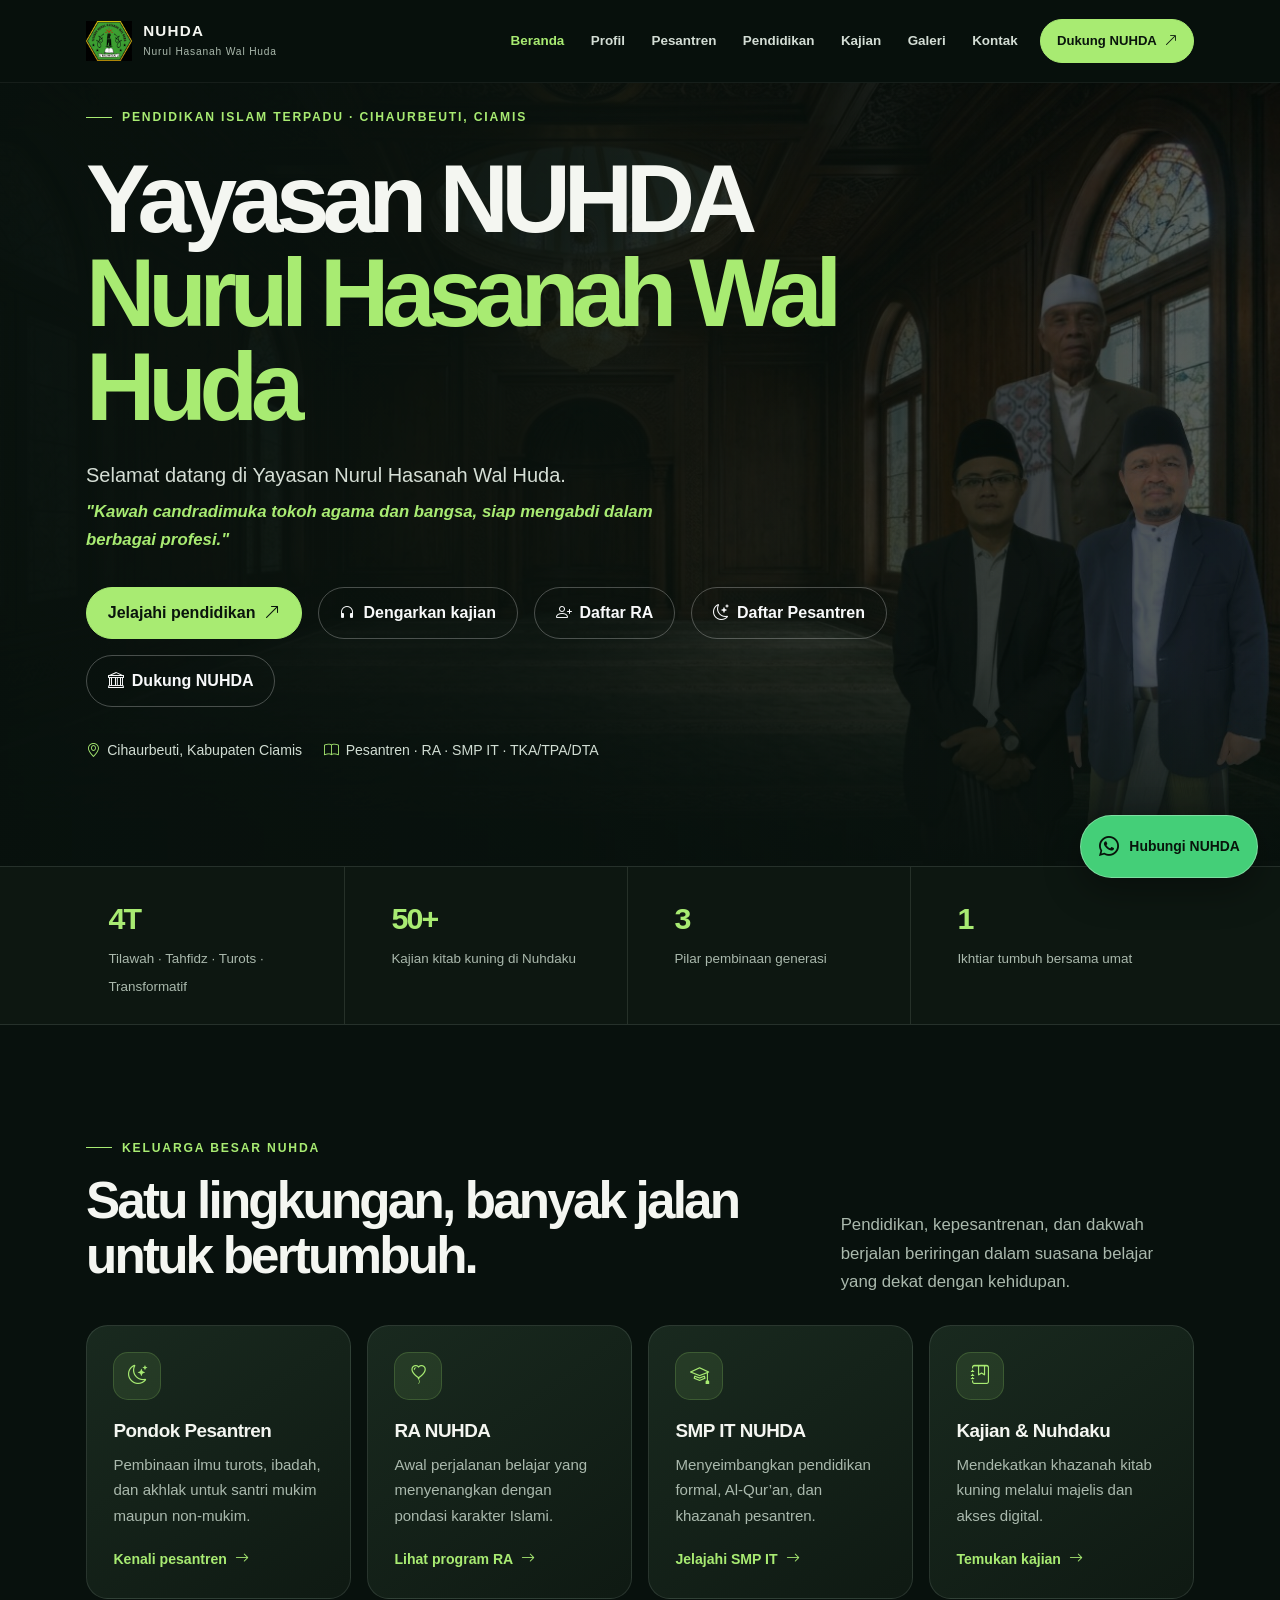
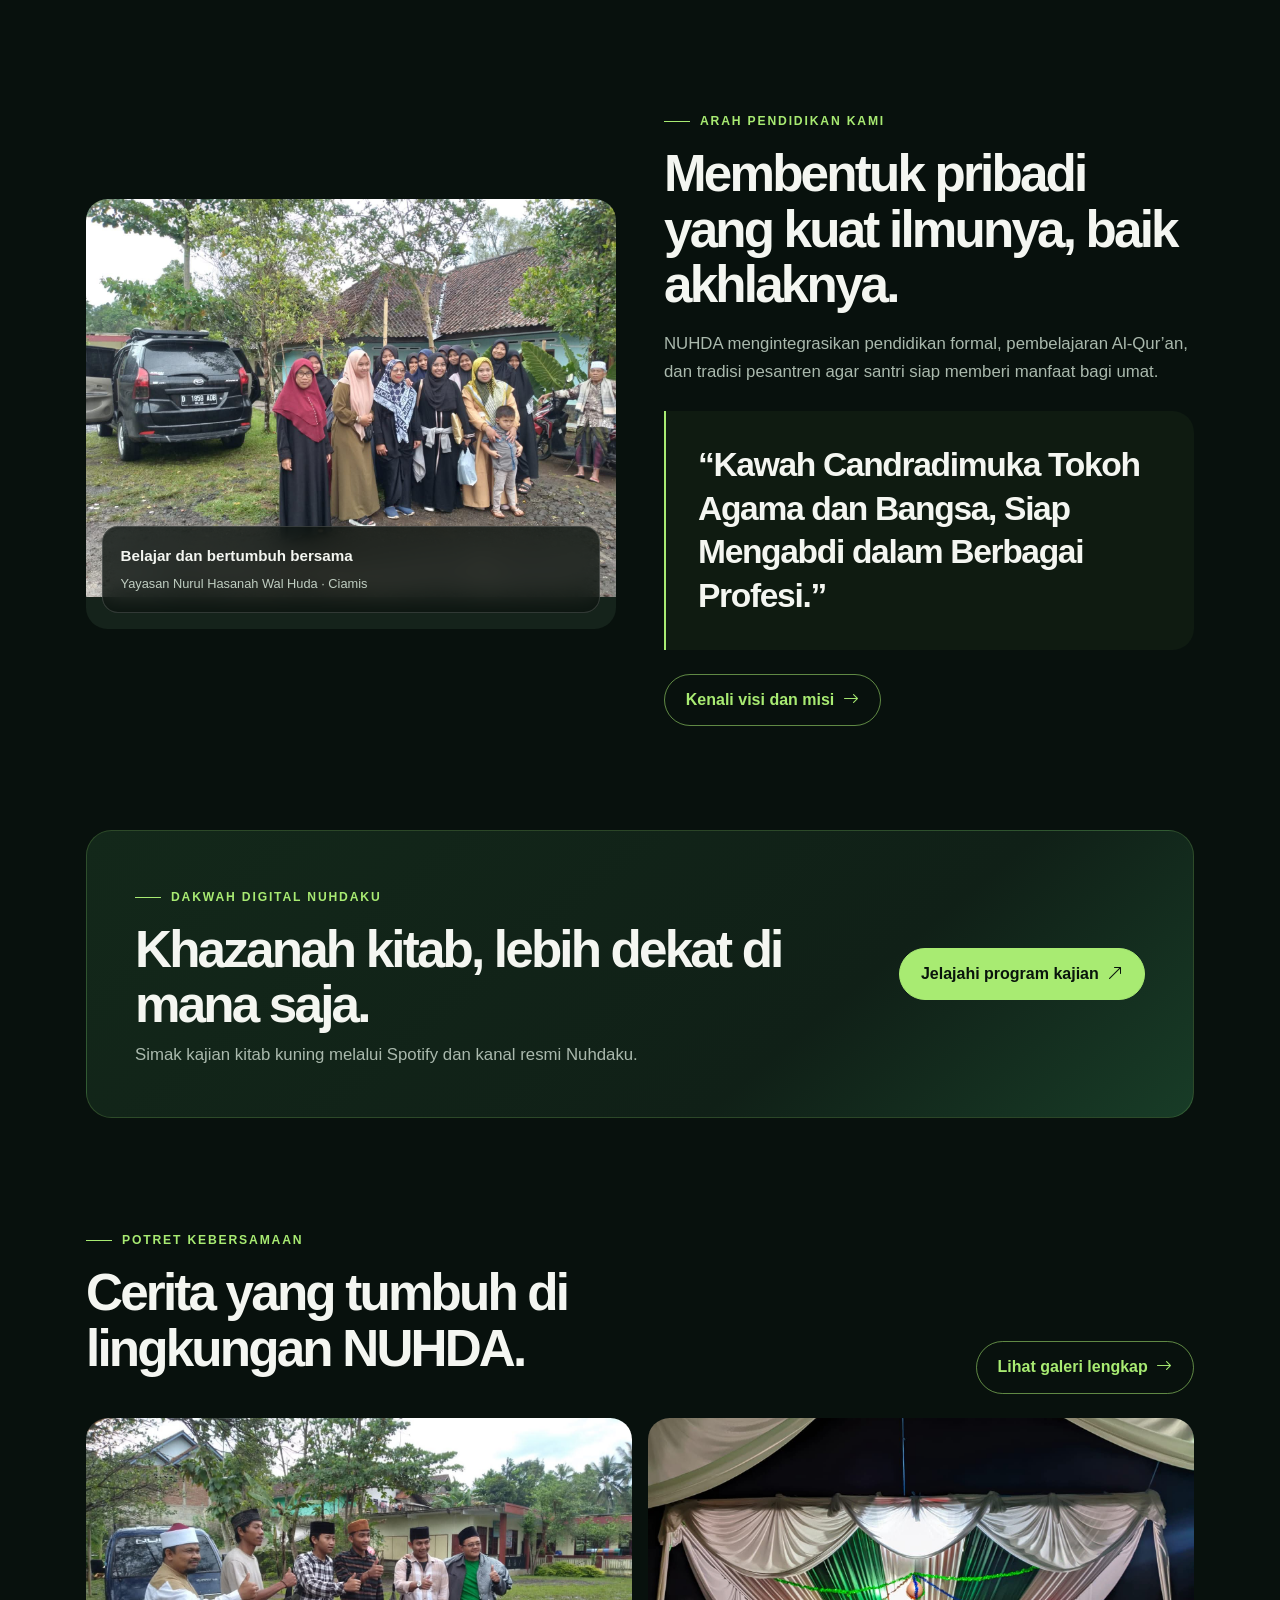
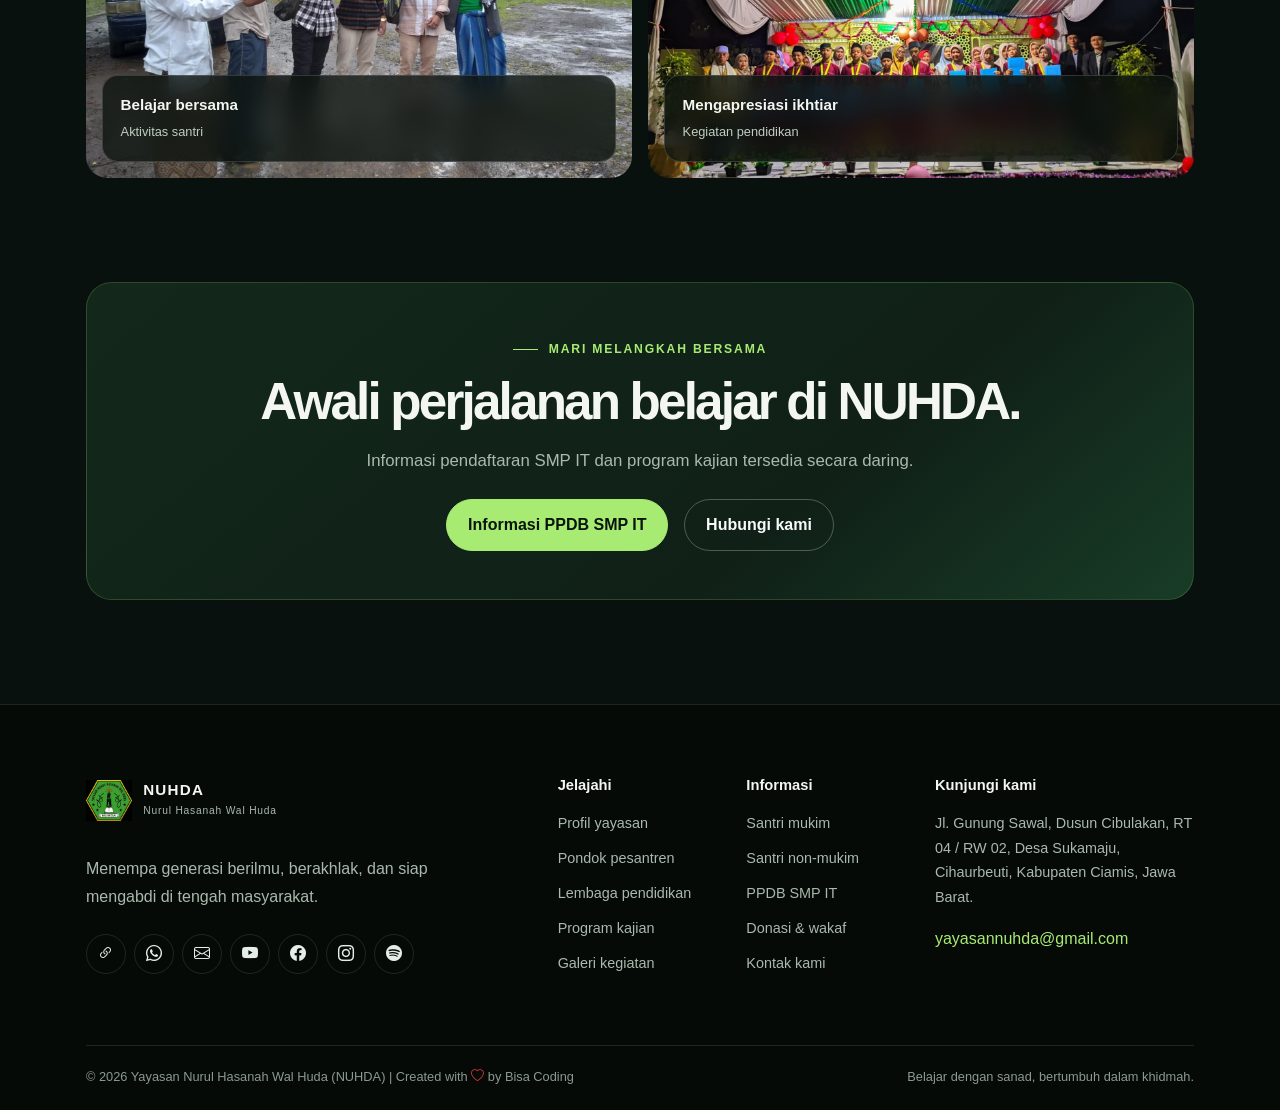
<file: index.html>
<!doctype html>
<html lang="id">
  <head>
    <meta charset="utf-8" />
    <meta name="viewport" content="width=device-width, initial-scale=1" />
    <meta
      name="description"
      content="Yayasan Nurul Hasanah Wal Huda (NUHDA), pondok pesantren dan pendidikan Islam terpadu di Cihaurbeuti, Ciamis."
    />
    <title>Yayasan NUHDA — Tumbuh dalam Ilmu, Mengabdi untuk Umat</title>

    <link rel="preconnect" href="https://cdn.jsdelivr.net" />
    <link
      href="https://cdn.jsdelivr.net/npm/bootstrap@5.3.3/dist/css/bootstrap.min.css"
      rel="stylesheet"
    />
    <link
      href="https://cdn.jsdelivr.net/npm/bootstrap-icons@1.11.3/font/bootstrap-icons.min.css"
      rel="stylesheet"
    />
    <link href="assets/css/site.css" rel="stylesheet" />
  </head>
  <body data-page="beranda">
    <header class="site-header" data-site-header></header>
    <main>
      <section class="hero">
        <div class="container">
          <div class="hero-copy">
            <span class="eyebrow"
              >Pendidikan Islam terpadu · Cihaurbeuti, Ciamis</span
            >
            <h1 class="display-title mt-4">
              Yayasan NUHDA<br /><span class="text-green"
                >Nurul Hasanah Wal Huda</span
              >
            </h1>
            <p class="lead">
              Selamat datang di Yayasan Nurul Hasanah Wal Huda.
              <span
                >"Kawah candradimuka tokoh agama dan bangsa, siap mengabdi dalam
                berbagai profesi."</span
              >
            </p>
            <div class="d-flex flex-wrap gap-3">
              <a class="btn btn-primary-green" href="pages/smp-it.html"
                >Jelajahi pendidikan <i class="bi bi-arrow-up-right ms-1"></i
              ></a>
              <a class="btn btn-outline-light" href="pages/kajian.html"
                ><i class="bi bi-headphones me-2"></i>Dengarkan kajian</a
              >
              <a
                class="btn btn-outline-light"
                href="https://docs.google.com/forms/d/1VfueMe9PccQ7S1OT-O-76LsM9p8Sh7qcifhgc-lSShQ/edit?chromeless=1"
                target="_blank"
                rel="noopener noreferrer"
                ><i class="bi bi-person-plus me-2"></i>Daftar RA</a
              >
              <a
                class="btn btn-outline-light"
                href="https://forms.gle/r5aX6WGasbyETm2Q7"
                target="_blank"
                rel="noopener noreferrer"
                ><i class="bi bi-moon-stars me-2"></i>Daftar Pesantren</a
              >
              <a
                class="btn btn-outline-light"
                href="pages/donasi.html"
                ><i class="bi bi-bank me-2"></i>Dukung NUHDA</a
              >
            </div>
            <div class="hero-meta">
              <span
                ><i class="bi bi-geo-alt"></i> Cihaurbeuti, Kabupaten
                Ciamis</span
              >
              <span
                ><i class="bi bi-book"></i> Pesantren · RA · SMP IT ·
                TKA/TPA/DTA</span
              >
            </div>
          </div>
        </div>
      </section>

      <section class="stat-strip">
        <div class="container">
          <div class="row row-cols-2 row-cols-lg-4">
            <div class="col">
              <div class="stat-item">
                <strong>4T</strong
                ><span>Tilawah · Tahfidz · Turots · Transformatif</span>
              </div>
            </div>
            <div class="col">
              <div class="stat-item">
                <strong>50+</strong><span>Kajian kitab kuning di Nuhdaku</span>
              </div>
            </div>
            <div class="col">
              <div class="stat-item">
                <strong>3</strong><span>Pilar pembinaan generasi</span>
              </div>
            </div>
            <div class="col">
              <div class="stat-item border-0">
                <strong>1</strong><span>Ikhtiar tumbuh bersama umat</span>
              </div>
            </div>
          </div>
        </div>
      </section>

      <section class="section-space">
        <div class="container">
          <div class="row align-items-end justify-content-between mb-4">
            <div class="col-lg-8">
              <span class="eyebrow">Keluarga besar NUHDA</span>
              <h2 class="section-title">
                Satu lingkungan, banyak jalan untuk bertumbuh.
              </h2>
            </div>
            <div class="col-lg-4">
              <p class="section-intro mb-1">
                Pendidikan, kepesantrenan, dan dakwah berjalan beriringan dalam
                suasana belajar yang dekat dengan kehidupan.
              </p>
            </div>
          </div>
          <div class="row g-3">
            <div class="col-md-6 col-lg-3">
              <a class="surface-card" href="pages/pesantren.html"
                ><span class="card-icon"><i class="bi bi-moon-stars"></i></span>
                <h3>Pondok Pesantren</h3>
                <p>
                  Pembinaan ilmu turots, ibadah, dan akhlak untuk santri mukim
                  maupun non-mukim.
                </p>
                <span class="card-arrow"
                  >Kenali pesantren <i class="bi bi-arrow-right"></i></span
              ></a>
            </div>
            <div class="col-md-6 col-lg-3">
              <a class="surface-card" href="pages/ra.html"
                ><span class="card-icon"
                  ><i class="bi bi-balloon-heart"></i
                ></span>
                <h3>RA NUHDA</h3>
                <p>
                  Awal perjalanan belajar yang menyenangkan dengan pondasi
                  karakter Islami.
                </p>
                <span class="card-arrow"
                  >Lihat program RA <i class="bi bi-arrow-right"></i></span
              ></a>
            </div>
            <div class="col-md-6 col-lg-3">
              <a class="surface-card" href="pages/smp-it.html"
                ><span class="card-icon"
                  ><i class="bi bi-mortarboard"></i
                ></span>
                <h3>SMP IT NUHDA</h3>
                <p>
                  Menyeimbangkan pendidikan formal, Al-Qur’an, dan khazanah
                  pesantren.
                </p>
                <span class="card-arrow"
                  >Jelajahi SMP IT <i class="bi bi-arrow-right"></i></span
              ></a>
            </div>
            <div class="col-md-6 col-lg-3">
              <a class="surface-card" href="pages/kajian.html"
                ><span class="card-icon"
                  ><i class="bi bi-journal-bookmark"></i
                ></span>
                <h3>Kajian & Nuhdaku</h3>
                <p>
                  Mendekatkan khazanah kitab kuning melalui majelis dan akses
                  digital.
                </p>
                <span class="card-arrow"
                  >Temukan kajian <i class="bi bi-arrow-right"></i></span
              ></a>
            </div>
          </div>
        </div>
      </section>

      <section class="section-space pt-0">
        <div class="container">
          <div class="row g-5 align-items-center">
            <div class="col-lg-6">
              <div class="photo-frame" style="min-height: 430px">
                <img
                  src="assets/img/gallery/WhatsApp%20Image%202026-10-20%20at%2012.42.22%20(1).jpeg"
                  alt="Keluarga besar NUHDA berkumpul di lingkungan pesantren"
                  loading="lazy"
                />
                <div class="photo-caption">
                  <strong>Belajar dan bertumbuh bersama</strong
                  ><span>Yayasan Nurul Hasanah Wal Huda · Ciamis</span>
                </div>
              </div>
            </div>
            <div class="col-lg-6">
              <span class="eyebrow">Arah pendidikan kami</span>
              <h2 class="section-title">
                Membentuk pribadi yang kuat ilmunya, baik akhlaknya.
              </h2>
              <p class="section-intro mb-4">
                NUHDA mengintegrasikan pendidikan formal, pembelajaran
                Al-Qur’an, dan tradisi pesantren agar santri siap memberi
                manfaat bagi umat.
              </p>
              <div class="quote-block mb-4">
                <p>
                  “Kawah Candradimuka Tokoh Agama dan Bangsa, Siap Mengabdi
                  dalam Berbagai Profesi.”
                </p>
              </div>
              <a class="btn btn-outline-green" href="pages/profil.html"
                >Kenali visi dan misi <i class="bi bi-arrow-right ms-1"></i
              ></a>
            </div>
          </div>
        </div>
      </section>

      <section class="section-space pt-0">
        <div class="container">
          <div class="accent-panel">
            <div class="row align-items-center g-4">
              <div class="col-lg-8">
                <span class="eyebrow">Dakwah digital NUHDAKU</span>
                <h2 class="section-title mb-2">
                  Khazanah kitab, lebih dekat di mana saja.
                </h2>
                <p class="section-intro mb-0">
                  Simak kajian kitab kuning melalui Spotify dan kanal resmi
                  Nuhdaku.
                </p>
              </div>
              <div class="col-lg-4 text-lg-end">
                <a class="btn btn-primary-green" href="pages/kajian.html"
                  >Jelajahi program kajian
                  <i class="bi bi-arrow-up-right ms-1"></i
                ></a>
              </div>
            </div>
          </div>
        </div>
      </section>

      <section class="section-space pt-0">
        <div class="container">
          <div class="row align-items-end justify-content-between mb-4">
            <div class="col-md-8">
              <span class="eyebrow">Potret kebersamaan</span>
              <h2 class="section-title">
                Cerita yang tumbuh di lingkungan NUHDA.
              </h2>
            </div>
            <div class="col-md-4 text-md-end">
              <a class="btn btn-outline-green" href="pages/galeri.html"
                >Lihat galeri lengkap <i class="bi bi-arrow-right ms-1"></i
              ></a>
            </div>
          </div>
          <div class="row g-3">
            <div class="col-md-6">
              <a
                href="pages/galeri.html"
                class="photo-frame d-block"
                style="height: 360px"
                ><img
                  src="assets/img/gallery/WhatsApp%20Image%202026-10-20%20at%2012.42.22.jpeg"
                  alt="Santri mengikuti kegiatan belajar bersama"
                  loading="lazy"
                />
                <div class="photo-caption">
                  <strong>Belajar bersama</strong><span>Aktivitas santri</span>
                </div></a
              >
            </div>
            <div class="col-md-6">
              <a
                href="pages/galeri.html"
                class="photo-frame d-block"
                style="height: 360px"
                ><img
                  src="assets/img/gallery/WhatsApp%20Image%202026-10-20%20at%2012.42.24.jpeg"
                  alt="Santri dan pengajar dalam acara apresiasi"
                  loading="lazy"
                />
                <div class="photo-caption">
                  <strong>Mengapresiasi ikhtiar</strong
                  ><span>Kegiatan pendidikan</span>
                </div></a
              >
            </div>
          </div>
        </div>
      </section>

      <section class="section-space pt-0">
        <div class="container">
          <div class="accent-panel text-center">
            <span class="eyebrow">Mari melangkah bersama</span>
            <h2 class="section-title mx-auto">
              Awali perjalanan belajar di NUHDA.
            </h2>
            <p class="section-intro mx-auto mb-4">
              Informasi pendaftaran SMP IT dan program kajian tersedia secara
              daring.
            </p>
            <div class="d-flex justify-content-center flex-wrap gap-3">
              <a class="btn btn-primary-green" href="pages/smp-it.html"
                >Informasi PPDB SMP IT</a
              ><a class="btn btn-outline-light" href="pages/kontak.html"
                >Hubungi kami</a
              >
            </div>
          </div>
        </div>
      </section>
    </main>
    <div data-site-footer></div>
    <script src="https://cdn.jsdelivr.net/npm/bootstrap@5.3.3/dist/js/bootstrap.bundle.min.js"></script>
    <script src="assets/js/main.js"></script>
  </body>
</html>
</file>
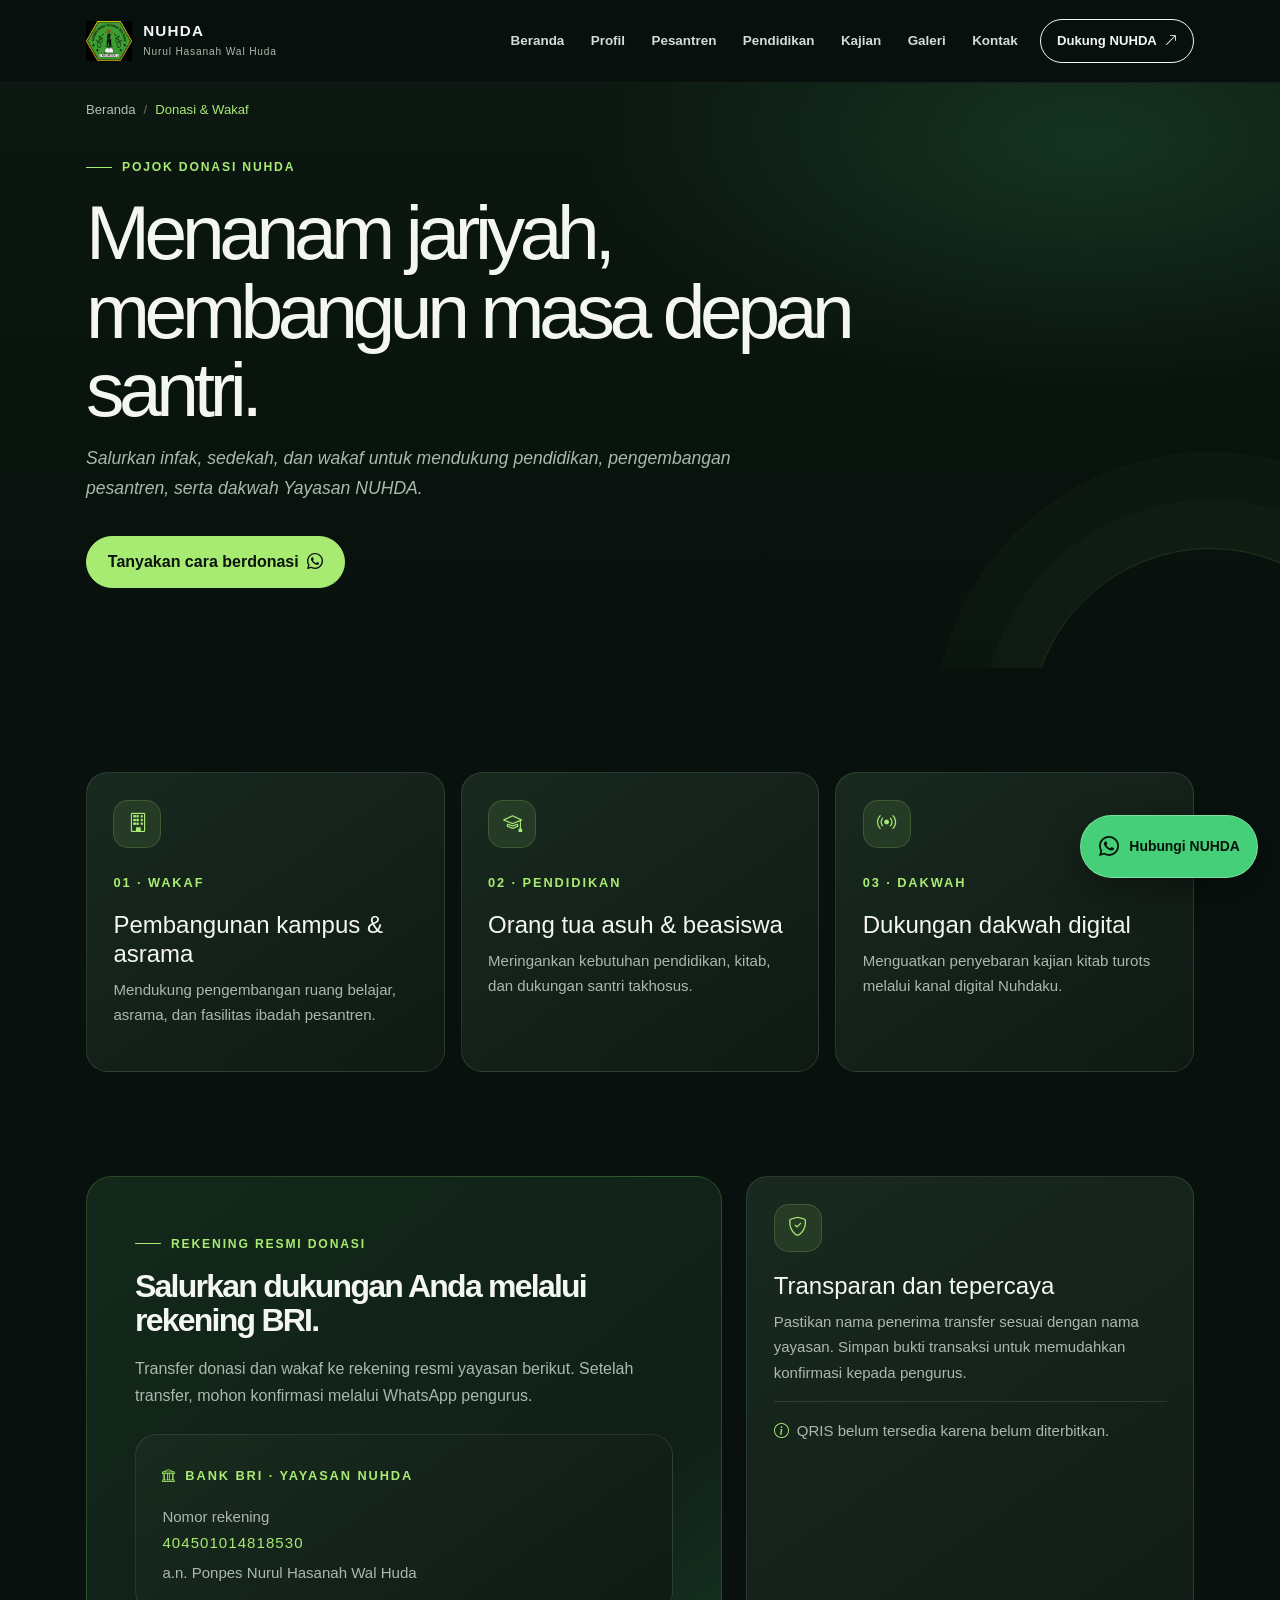
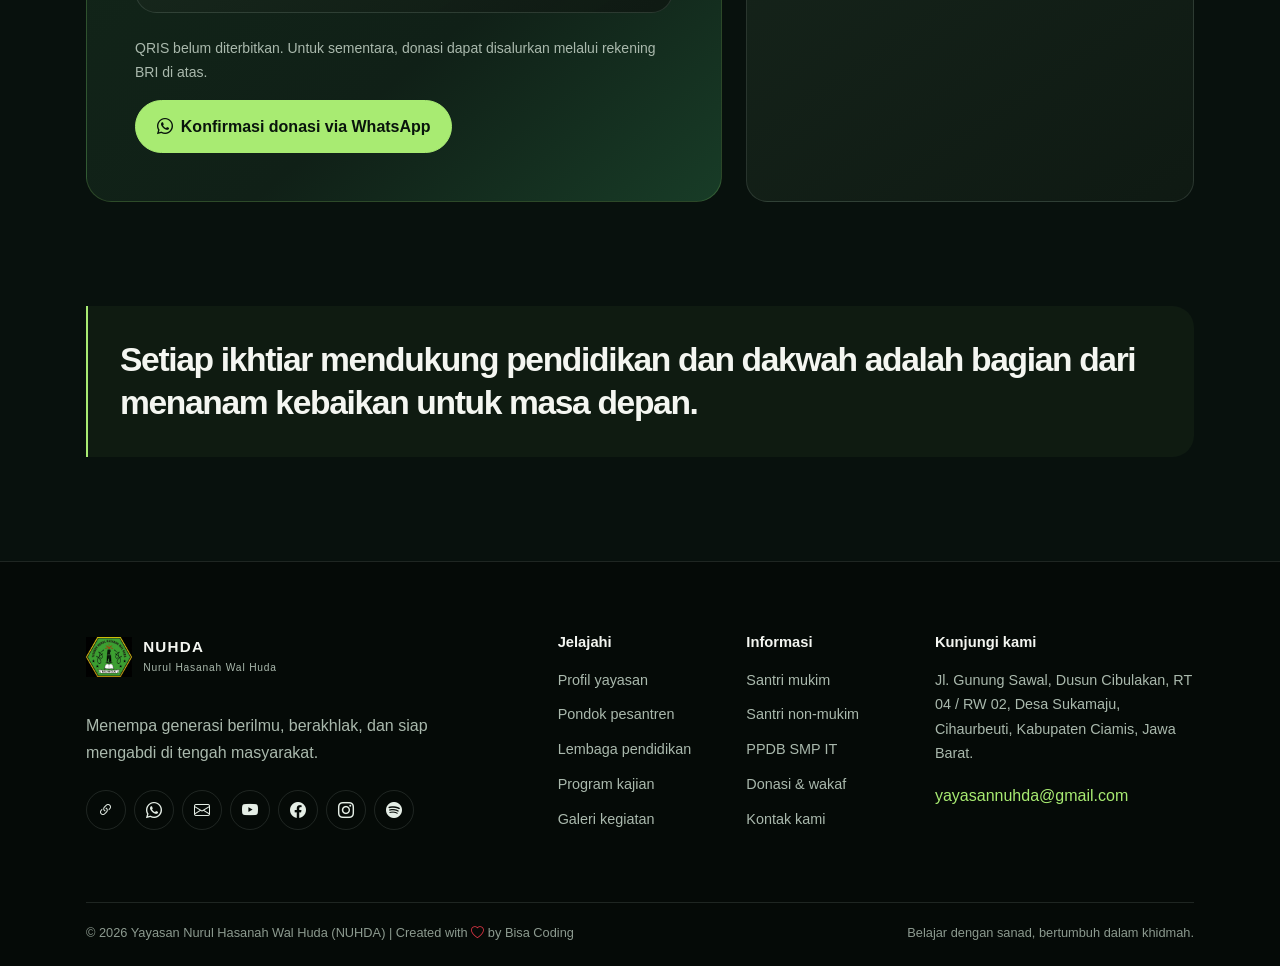
<file: pages/donasi.html>
<!doctype html>
<html lang="id"><head><meta charset="utf-8"><meta name="viewport" content="width=device-width, initial-scale=1"><meta name="description" content="Dukung pendidikan santri, pengembangan pesantren, dan dakwah digital Yayasan NUHDA melalui donasi dan wakaf."><title>Donasi & Wakaf — NUHDA</title><link href="https://cdn.jsdelivr.net/npm/bootstrap@5.3.3/dist/css/bootstrap.min.css" rel="stylesheet"><link href="https://cdn.jsdelivr.net/npm/bootstrap-icons@1.11.3/font/bootstrap-icons.min.css" rel="stylesheet"><link href="../assets/css/site.css" rel="stylesheet"></head>
<body data-page="donasi"><header class="site-header" data-site-header></header><main>
  <section class="page-hero"><div class="container"><nav aria-label="breadcrumb"><ol class="breadcrumb"><li class="breadcrumb-item"><a href="../index.html">Beranda</a></li><li class="breadcrumb-item active" aria-current="page">Donasi & Wakaf</li></ol></nav><span class="eyebrow">Pojok donasi NUHDA</span><h1>Menanam jariyah, membangun masa depan santri.</h1><p>Salurkan infak, sedekah, dan wakaf untuk mendukung pendidikan, pengembangan pesantren, serta dakwah Yayasan NUHDA.</p><a href="https://wa.me/6282115499505" class="btn btn-primary-green mt-3" target="_blank" rel="noopener noreferrer">Tanyakan cara berdonasi <i class="bi bi-whatsapp ms-1"></i></a></div></section>
  <section class="section-space"><div class="container"><div class="row g-3">
    <div class="col-md-4"><article class="surface-card"><span class="card-icon"><i class="bi bi-building"></i></span><span class="program-number">01 · WAKAF</span><h2 class="mt-3 h4">Pembangunan kampus & asrama</h2><p>Mendukung pengembangan ruang belajar, asrama, dan fasilitas ibadah pesantren.</p></article></div>
    <div class="col-md-4"><article class="surface-card"><span class="card-icon"><i class="bi bi-mortarboard"></i></span><span class="program-number">02 · PENDIDIKAN</span><h2 class="mt-3 h4">Orang tua asuh & beasiswa</h2><p>Meringankan kebutuhan pendidikan, kitab, dan dukungan santri takhosus.</p></article></div>
    <div class="col-md-4"><article class="surface-card"><span class="card-icon"><i class="bi bi-broadcast"></i></span><span class="program-number">03 · DAKWAH</span><h2 class="mt-3 h4">Dukungan dakwah digital</h2><p>Menguatkan penyebaran kajian kitab turots melalui kanal digital Nuhdaku.</p></article></div>
  </div></div></section>
  <section class="section-space pt-0"><div class="container"><div class="row g-4 align-items-stretch">
    <div class="col-lg-7"><div class="accent-panel h-100"><span class="eyebrow">Rekening resmi donasi</span><h2 class="section-title fs-2">Salurkan dukungan Anda melalui rekening BRI.</h2><p class="text-muted">Transfer donasi dan wakaf ke rekening resmi yayasan berikut. Setelah transfer, mohon konfirmasi melalui WhatsApp pengurus.</p><div class="surface-card my-4"><span class="program-number"><i class="bi bi-bank me-2"></i>BANK BRI · YAYASAN NUHDA</span><p class="text-muted mb-1 mt-3">Nomor rekening</p><p class="h3 mb-0 text-green" style="letter-spacing:.07em">404501014818530</p><p class="small text-muted mt-2 mb-0">a.n. Ponpes Nurul Hasanah Wal Huda</p></div><p class="small text-muted">QRIS belum diterbitkan. Untuk sementara, donasi dapat disalurkan melalui rekening BRI di atas.</p><a class="btn btn-primary-green" href="https://wa.me/6282115499505?text=Assalamu%27alaikum%2C%20saya%20telah%20berdonasi%20ke%20rekening%20BRI%20Yayasan%20NUHDA.%20Berikut%20saya%20kirimkan%20bukti%20transfer." target="_blank" rel="noopener noreferrer"><i class="bi bi-whatsapp me-2"></i>Konfirmasi donasi via WhatsApp</a></div></div>
    <div class="col-lg-5"><div class="surface-card h-100"><span class="card-icon"><i class="bi bi-shield-check"></i></span><h2 class="h4">Transparan dan tepercaya</h2><p class="text-muted">Pastikan nama penerima transfer sesuai dengan nama yayasan. Simpan bukti transaksi untuk memudahkan konfirmasi kepada pengurus.</p><hr class="soft-divider"><p class="small text-muted mb-0"><i class="bi bi-info-circle text-green me-2"></i>QRIS belum tersedia karena belum diterbitkan.</p></div></div>
  </div></div></section>
  <section class="section-space pt-0"><div class="container"><div class="quote-block"><p>Setiap ikhtiar mendukung pendidikan dan dakwah adalah bagian dari menanam kebaikan untuk masa depan.</p></div></div></section>
</main><div data-site-footer></div><script src="https://cdn.jsdelivr.net/npm/bootstrap@5.3.3/dist/js/bootstrap.bundle.min.js"></script><script src="../assets/js/main.js"></script></body></html>
</file>
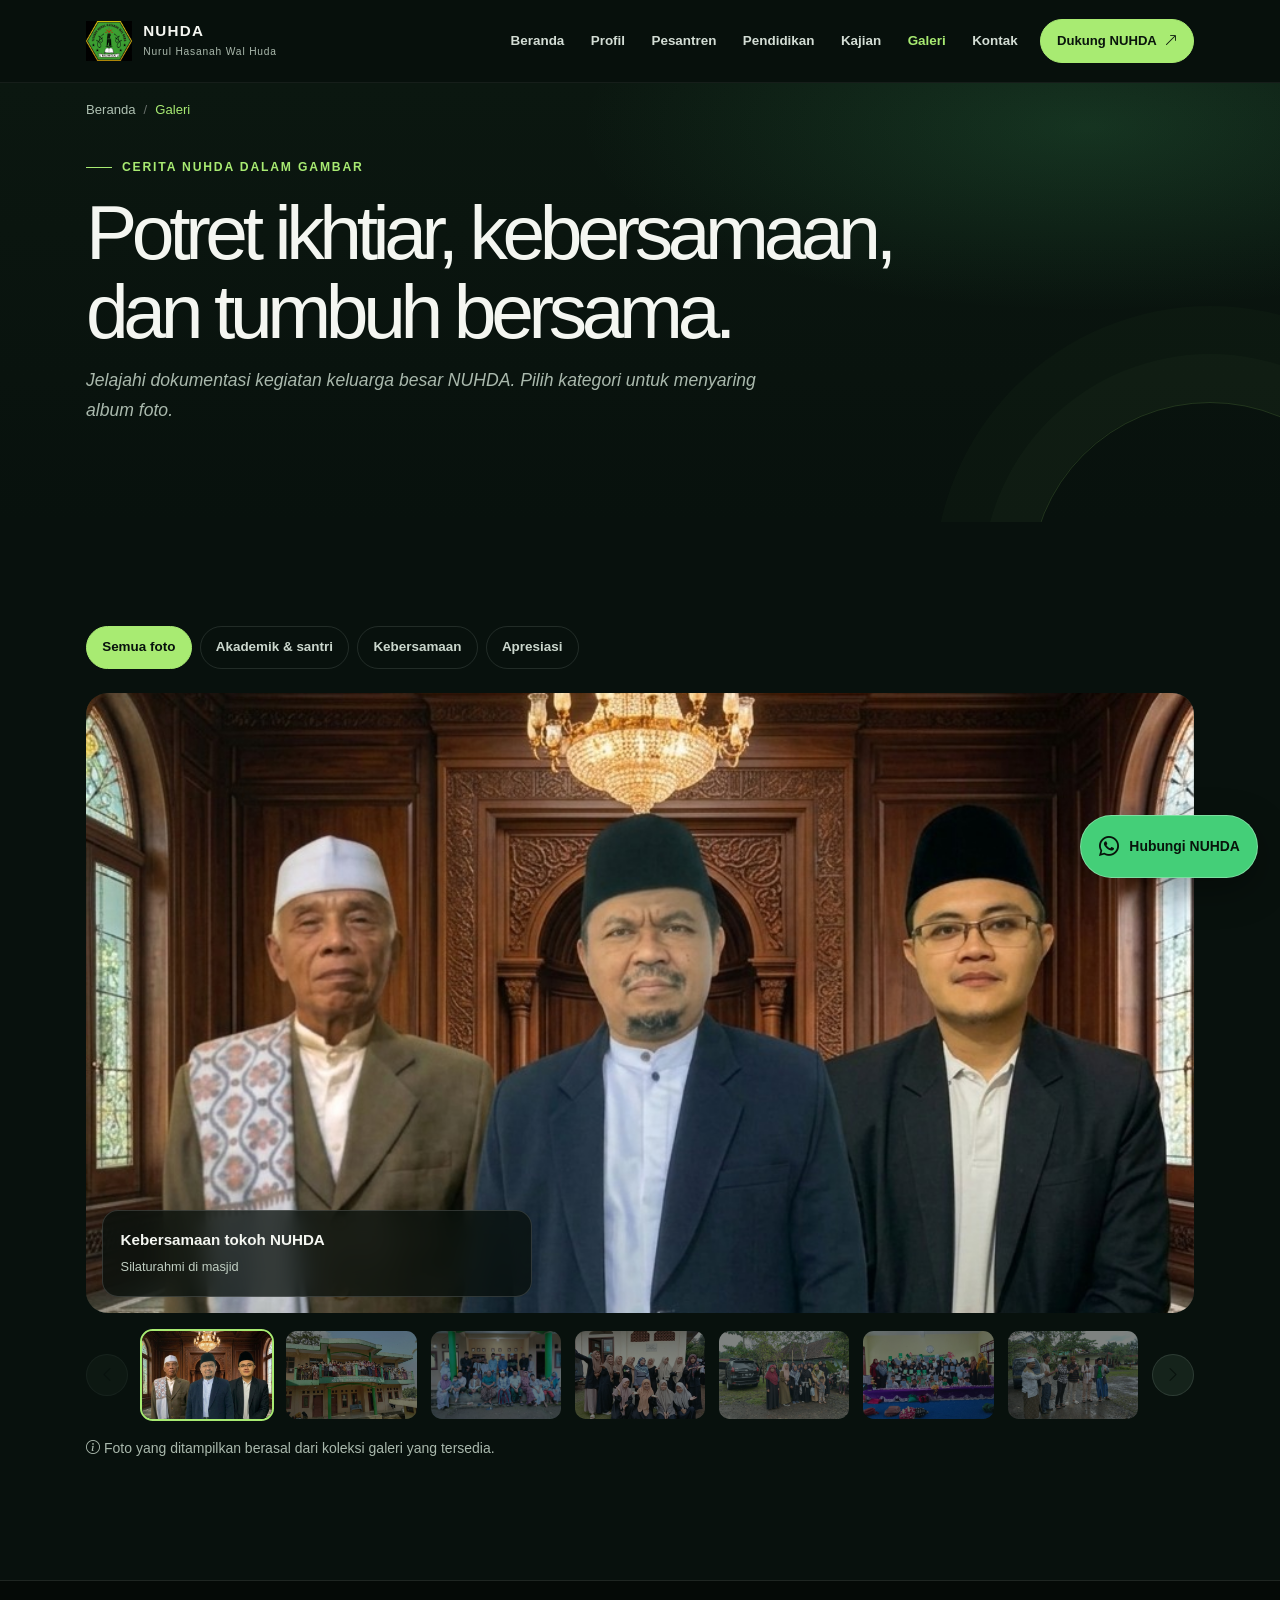
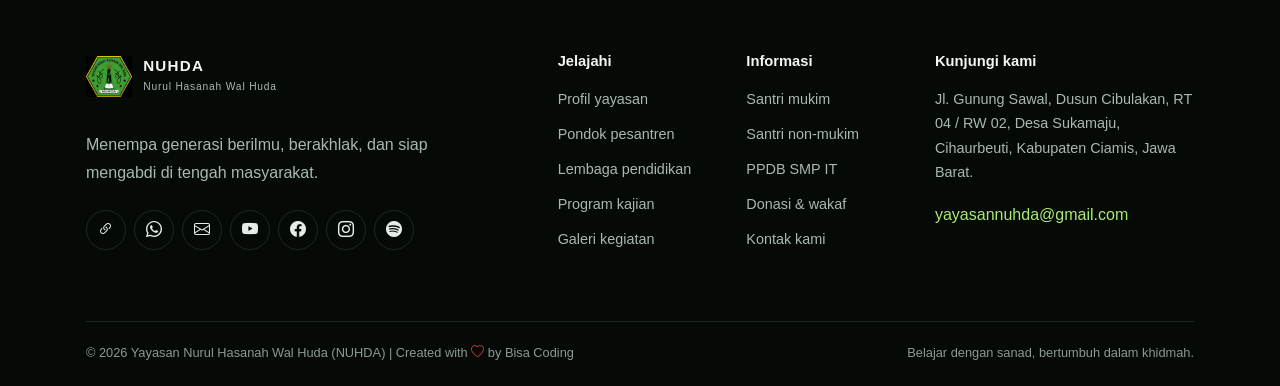
<file: pages/galeri.html>
<!doctype html>
<html lang="id"><head><meta charset="utf-8"><meta name="viewport" content="width=device-width, initial-scale=1"><meta name="description" content="Galeri foto kegiatan dan kebersamaan keluarga besar Yayasan NUHDA."><title>Galeri Kegiatan — NUHDA</title><link href="https://cdn.jsdelivr.net/npm/bootstrap@5.3.3/dist/css/bootstrap.min.css" rel="stylesheet"><link href="https://cdn.jsdelivr.net/npm/bootstrap-icons@1.11.3/font/bootstrap-icons.min.css" rel="stylesheet"><link rel="stylesheet" href="https://cdn.jsdelivr.net/npm/swiper@11/swiper-bundle.min.css"><link href="../assets/css/site.css" rel="stylesheet"></head>
<body data-page="galeri"><header class="site-header" data-site-header></header><main>
  <section class="page-hero"><div class="container"><nav aria-label="breadcrumb"><ol class="breadcrumb"><li class="breadcrumb-item"><a href="../index.html">Beranda</a></li><li class="breadcrumb-item active" aria-current="page">Galeri</li></ol></nav><span class="eyebrow">Cerita NUHDA dalam gambar</span><h1>Potret ikhtiar, kebersamaan, dan tumbuh bersama.</h1><p>Jelajahi dokumentasi kegiatan keluarga besar NUHDA. Pilih kategori untuk menyaring album foto.</p></div></section>
  <section class="section-space"><div class="container">
    <div class="d-flex flex-wrap gap-2 mb-4" role="group" aria-label="Filter kategori galeri">
      <button class="filter-chip active" type="button" data-gallery-filter="semua" aria-pressed="true">Semua foto</button>
      <button class="filter-chip" type="button" data-gallery-filter="akademik" aria-pressed="false">Akademik & santri</button>
      <button class="filter-chip" type="button" data-gallery-filter="kebersamaan" aria-pressed="false">Kebersamaan</button>
      <button class="filter-chip" type="button" data-gallery-filter="apresiasi" aria-pressed="false">Apresiasi</button>
    </div>
    <div class="swiper gallery-main" aria-label="Galeri foto NUHDA">
      <div class="swiper-wrapper">
        <div class="swiper-slide" data-category="kebersamaan"><img src="../assets/img/gallery/hero.jpeg" alt="Tiga tokoh NUHDA berfoto bersama di dalam masjid" loading="lazy"><div class="photo-caption"><strong>Kebersamaan tokoh NUHDA</strong><span>Silaturahmi di masjid</span></div></div>
        <div class="swiper-slide" data-category="kebersamaan"><img src="../assets/img/gallery/WhatsApp%20Image%202026-10-20%20at%2020.29.08.jpeg" alt="Santri berkumpul di balkon gedung pesantren" loading="lazy"><div class="photo-caption"><strong>Kebersamaan di lingkungan pesantren</strong><span>Santri NUHDA</span></div></div>
        <div class="swiper-slide" data-category="kebersamaan"><img src="../assets/img/gallery/WhatsApp%20Image%202026-10-20%20at%2020.29.22.jpeg" alt="Santri, pengajar, dan keluarga berfoto bersama" loading="lazy"><div class="photo-caption"><strong>Potret keluarga besar NUHDA</strong><span>Santri, pengajar, dan keluarga</span></div></div>
        <div class="swiper-slide" data-category="kebersamaan"><img src="../assets/img/gallery/WhatsApp%20Image%202026-10-20%20at%2012.42.21.jpeg" alt="Kebersamaan keluarga besar NUHDA" loading="lazy"><div class="photo-caption"><strong>Kebersamaan keluarga NUHDA</strong><span>Lingkungan pesantren</span></div></div>
        <div class="swiper-slide" data-category="kebersamaan"><img src="../assets/img/gallery/WhatsApp%20Image%202026-10-20%20at%2012.42.22%20(1).jpeg" alt="Santri dan pendamping berkumpul di luar ruang" loading="lazy"><div class="photo-caption"><strong>Merawat kebersamaan</strong><span>Santri dan pendamping</span></div></div>
        <div class="swiper-slide" data-category="akademik"><img src="../assets/img/gallery/WhatsApp%20Image%202026-10-20%20at%2012.42.22%20(2).jpeg" alt="Santri mengikuti kegiatan pembelajaran bersama" loading="lazy"><div class="photo-caption"><strong>Belajar bersama</strong><span>Kegiatan pendidikan</span></div></div>
        <div class="swiper-slide" data-category="akademik"><img src="../assets/img/gallery/WhatsApp%20Image%202026-10-20%20at%2012.42.22.jpeg" alt="Kegiatan belajar dan apresiasi santri di ruang kelas" loading="lazy"><div class="photo-caption"><strong>Semangat menuntut ilmu</strong><span>Kegiatan santri</span></div></div>
        <div class="swiper-slide" data-category="kebersamaan"><img src="../assets/img/gallery/WhatsApp%20Image%202026-10-20%20at%2012.42.23%20(1).jpeg" alt="Kebersamaan pengajar dan santri di halaman" loading="lazy"><div class="photo-caption"><strong>Menjalin silaturahmi</strong><span>Kegiatan bersama</span></div></div>
        <div class="swiper-slide" data-category="apresiasi"><img src="../assets/img/gallery/WhatsApp%20Image%202026-10-20%20at%2012.42.23%20(2).jpeg" alt="Santri menerima apresiasi pada acara yayasan" loading="lazy"><div class="photo-caption"><strong>Mengapresiasi ikhtiar</strong><span>Acara santri</span></div></div>
        <div class="swiper-slide" data-category="apresiasi"><img src="../assets/img/gallery/WhatsApp%20Image%202026-10-20%20at%2012.42.23.jpeg" alt="Santri menunjukkan hasil belajar bersama pengajar" loading="lazy"><div class="photo-caption"><strong>Hasil belajar santri</strong><span>Apresiasi dan kebersamaan</span></div></div>
        <div class="swiper-slide" data-category="apresiasi"><img src="../assets/img/gallery/WhatsApp%20Image%202026-10-20%20at%2012.42.24.jpeg" alt="Santri dan pengajar dalam kegiatan apresiasi" loading="lazy"><div class="photo-caption"><strong>Melangkah dengan semangat</strong><span>Keluarga besar NUHDA</span></div></div>
      </div>
    </div>
    <div class="gallery-thumb-navigation">
      <button class="gallery-thumb-prev" type="button" aria-label="Tampilkan foto sebelumnya"><i class="bi bi-chevron-left" aria-hidden="true"></i></button>
      <div class="swiper gallery-thumbs" aria-label="Pilih foto galeri"><div class="swiper-wrapper">
      <div class="swiper-slide" data-category="kebersamaan"><img src="../assets/img/gallery/hero.jpeg" alt="Pilih foto kebersamaan tokoh NUHDA" loading="lazy"></div>
      <div class="swiper-slide" data-category="kebersamaan"><img src="../assets/img/gallery/WhatsApp%20Image%202026-10-20%20at%2020.29.08.jpeg" alt="Pilih foto santri di balkon pesantren" loading="lazy"></div>
      <div class="swiper-slide" data-category="kebersamaan"><img src="../assets/img/gallery/WhatsApp%20Image%202026-10-20%20at%2020.29.22.jpeg" alt="Pilih foto keluarga besar NUHDA" loading="lazy"></div>
      <div class="swiper-slide" data-category="kebersamaan"><img src="../assets/img/gallery/WhatsApp%20Image%202026-10-20%20at%2012.42.21.jpeg" alt="Pilih foto kebersamaan NUHDA" loading="lazy"></div>
      <div class="swiper-slide" data-category="kebersamaan"><img src="../assets/img/gallery/WhatsApp%20Image%202026-10-20%20at%2012.42.22%20(1).jpeg" alt="Pilih foto santri dan pendamping" loading="lazy"></div>
      <div class="swiper-slide" data-category="akademik"><img src="../assets/img/gallery/WhatsApp%20Image%202026-10-20%20at%2012.42.22%20(2).jpeg" alt="Pilih foto kegiatan pendidikan" loading="lazy"></div>
      <div class="swiper-slide" data-category="akademik"><img src="../assets/img/gallery/WhatsApp%20Image%202026-10-20%20at%2012.42.22.jpeg" alt="Pilih foto kegiatan belajar" loading="lazy"></div>
      <div class="swiper-slide" data-category="kebersamaan"><img src="../assets/img/gallery/WhatsApp%20Image%202026-10-20%20at%2012.42.23%20(1).jpeg" alt="Pilih foto silaturahmi" loading="lazy"></div>
      <div class="swiper-slide" data-category="apresiasi"><img src="../assets/img/gallery/WhatsApp%20Image%202026-10-20%20at%2012.42.23%20(2).jpeg" alt="Pilih foto acara santri" loading="lazy"></div>
      <div class="swiper-slide" data-category="apresiasi"><img src="../assets/img/gallery/WhatsApp%20Image%202026-10-20%20at%2012.42.23.jpeg" alt="Pilih foto hasil belajar santri" loading="lazy"></div>
      <div class="swiper-slide" data-category="apresiasi"><img src="../assets/img/gallery/WhatsApp%20Image%202026-10-20%20at%2012.42.24.jpeg" alt="Pilih foto kebersamaan NUHDA" loading="lazy"></div>
      </div></div>
      <button class="gallery-thumb-next" type="button" aria-label="Tampilkan foto berikutnya"><i class="bi bi-chevron-right" aria-hidden="true"></i></button>
    </div>
    <p class="small text-muted mt-3"><i class="bi bi-info-circle me-1"></i>Foto yang ditampilkan berasal dari koleksi galeri yang tersedia.</p>
  </div></section>
</main><div data-site-footer></div><script src="https://cdn.jsdelivr.net/npm/bootstrap@5.3.3/dist/js/bootstrap.bundle.min.js"></script><script src="https://cdn.jsdelivr.net/npm/swiper@11/swiper-bundle.min.js"></script><script src="../assets/js/main.js"></script></body></html>
</file>
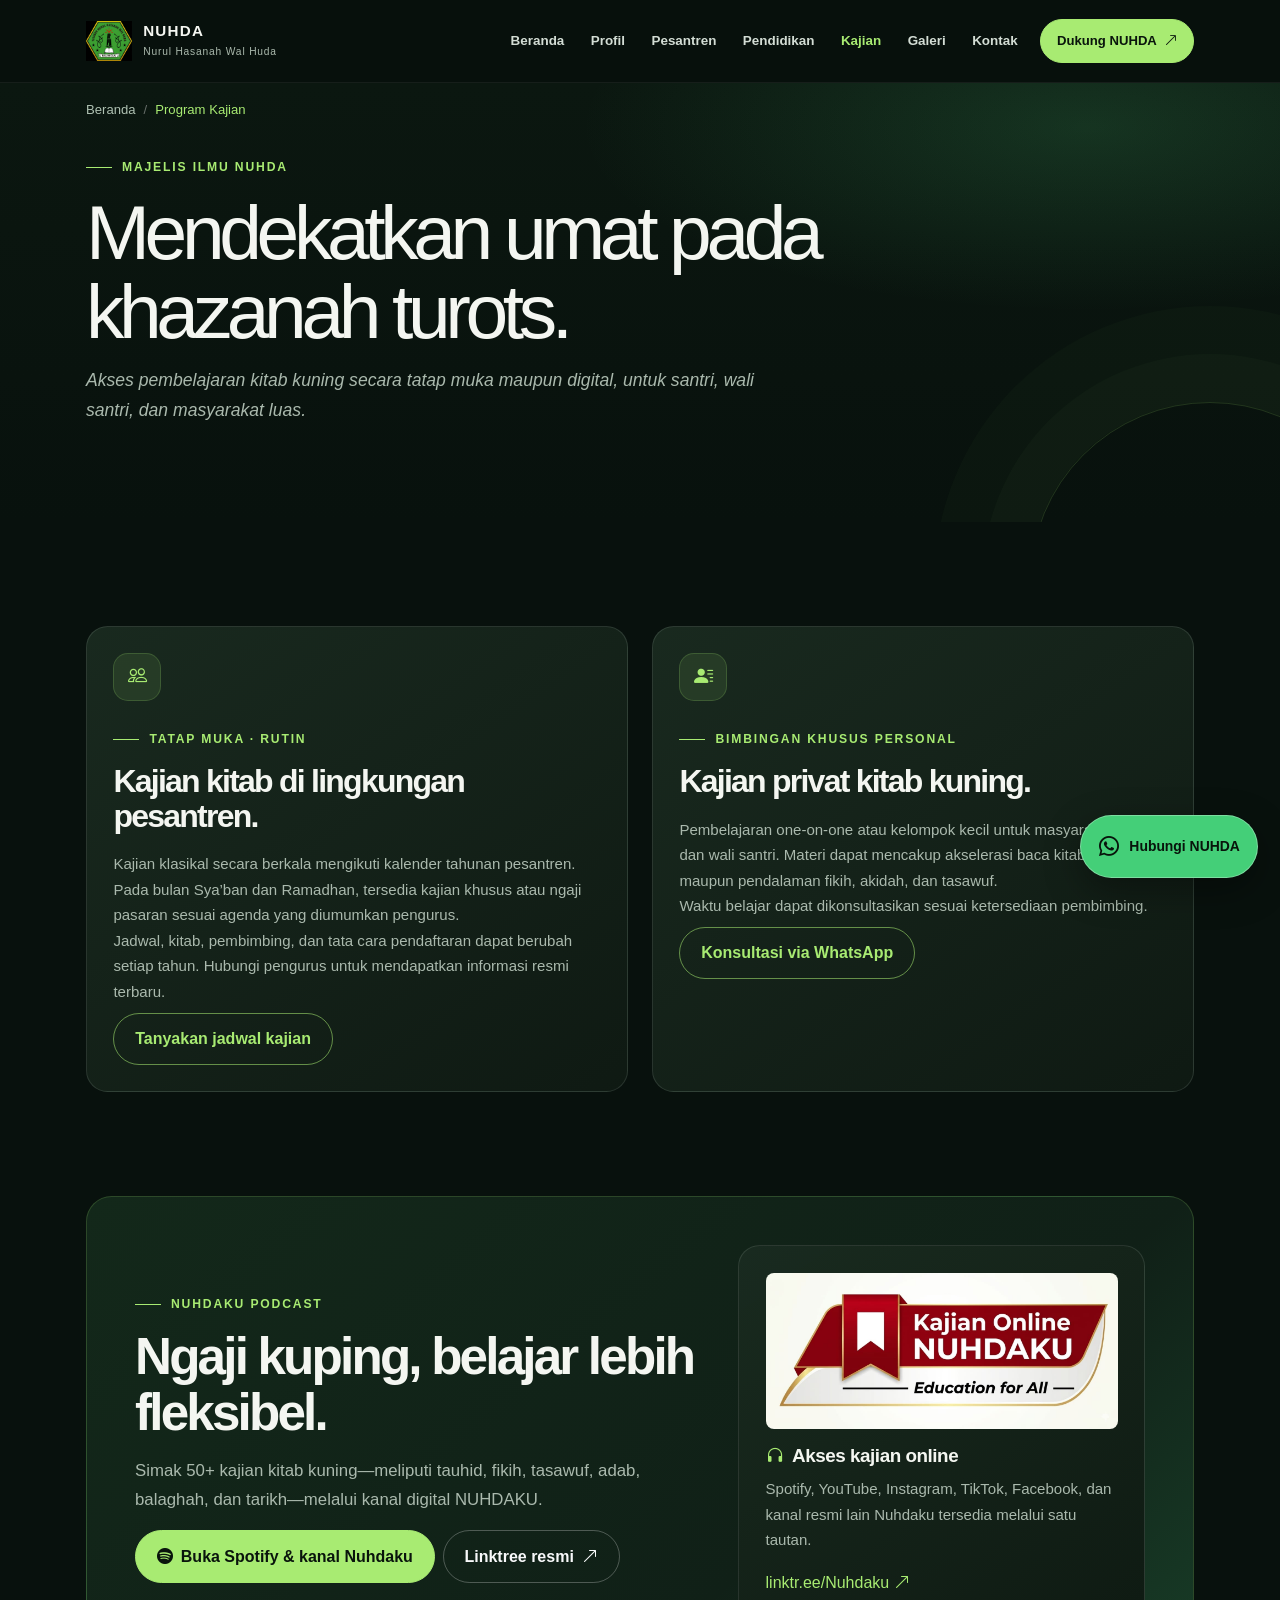
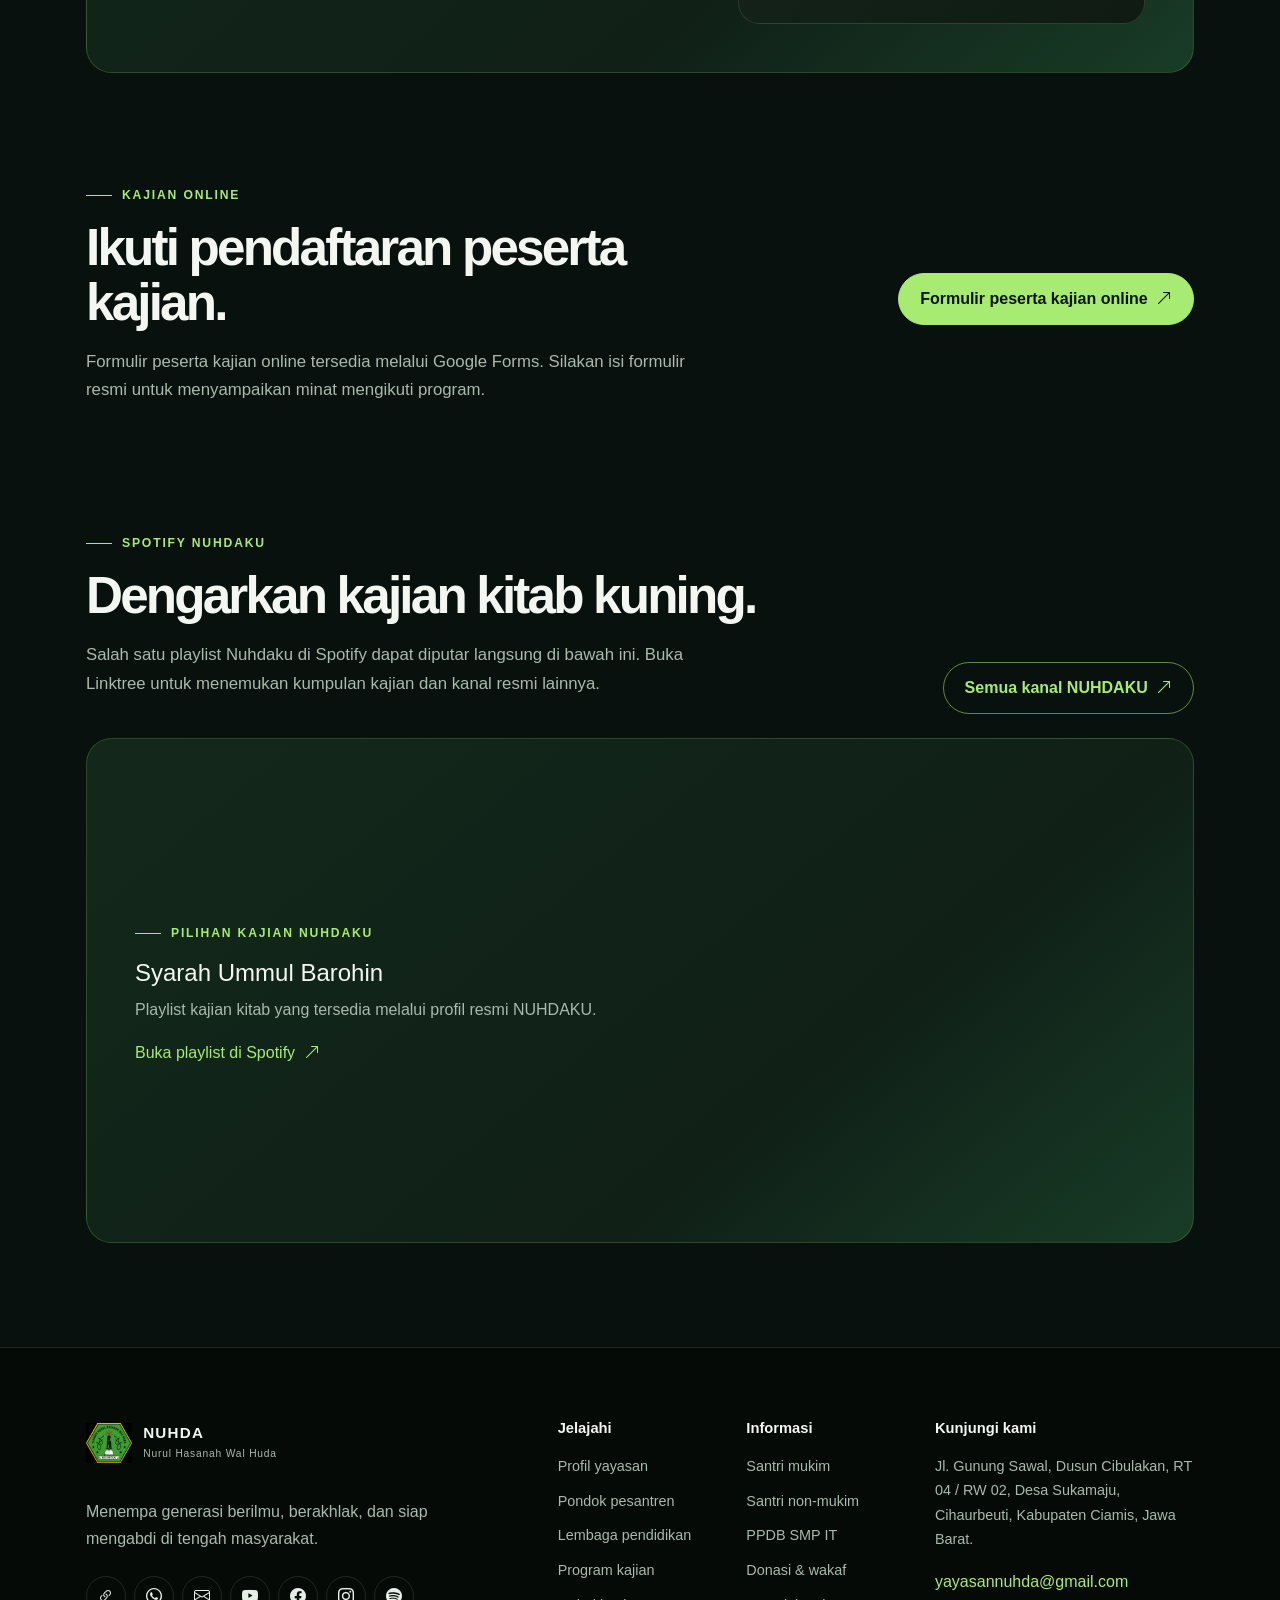
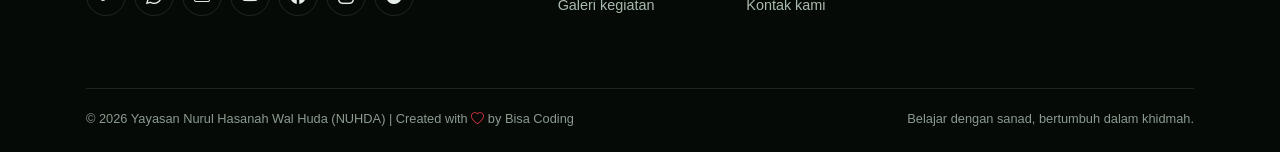
<file: pages/kajian.html>
<!doctype html>
<html lang="id"><head><meta charset="utf-8"><meta name="viewport" content="width=device-width, initial-scale=1"><meta name="description" content="Program kajian privat kitab kuning dan kajian online 50+ kitab dari Nuhdaku."><title>Program Kajian — NUHDA</title><link href="https://cdn.jsdelivr.net/npm/bootstrap@5.3.3/dist/css/bootstrap.min.css" rel="stylesheet"><link href="https://cdn.jsdelivr.net/npm/bootstrap-icons@1.11.3/font/bootstrap-icons.min.css" rel="stylesheet"><link href="../assets/css/site.css" rel="stylesheet"></head>
<body data-page="kajian"><header class="site-header" data-site-header></header><main>
  <section class="page-hero"><div class="container"><nav aria-label="breadcrumb"><ol class="breadcrumb"><li class="breadcrumb-item"><a href="../index.html">Beranda</a></li><li class="breadcrumb-item active" aria-current="page">Program Kajian</li></ol></nav><span class="eyebrow">Majelis ilmu NUHDA</span><h1>Mendekatkan umat pada khazanah turots.</h1><p>Akses pembelajaran kitab kuning secara tatap muka maupun digital, untuk santri, wali santri, dan masyarakat luas.</p></div></section>
  <section class="section-space"><div class="container"><div class="row g-4">
    <div class="col-lg-6"><article class="surface-card h-100"><span class="card-icon"><i class="bi bi-people"></i></span><span class="eyebrow">Tatap muka · rutin</span><h2 class="section-title fs-2">Kajian kitab di lingkungan pesantren.</h2><p>Kajian klasikal secara berkala mengikuti kalender tahunan pesantren. Pada bulan Sya’ban dan Ramadhan, tersedia kajian khusus atau ngaji pasaran sesuai agenda yang diumumkan pengurus.</p><p class="text-muted">Jadwal, kitab, pembimbing, dan tata cara pendaftaran dapat berubah setiap tahun. Hubungi pengurus untuk mendapatkan informasi resmi terbaru.</p><a href="https://wa.me/6282115499505" class="btn btn-outline-green mt-2" target="_blank" rel="noopener noreferrer">Tanyakan jadwal kajian</a></article></div>
    <div class="col-lg-6"><article class="surface-card h-100"><span class="card-icon"><i class="bi bi-person-lines-fill"></i></span><span class="eyebrow">Bimbingan khusus personal</span><h2 class="section-title fs-2">Kajian privat kitab kuning.</h2><p>Pembelajaran one-on-one atau kelompok kecil untuk masyarakat umum dan wali santri. Materi dapat mencakup akselerasi baca kitab gundul maupun pendalaman fikih, akidah, dan tasawuf.</p><p class="text-muted">Waktu belajar dapat dikonsultasikan sesuai ketersediaan pembimbing.</p><a href="https://wa.me/6282115499505" class="btn btn-outline-green mt-2" target="_blank" rel="noopener noreferrer">Konsultasi via WhatsApp</a></article></div>
  </div></div></section>
  <section class="section-space pt-0"><div class="container"><div class="accent-panel"><div class="row g-4 align-items-center"><div class="col-lg-7"><span class="eyebrow">Nuhdaku podcast</span><h2 class="section-title">Ngaji kuping, belajar lebih fleksibel.</h2><p class="section-intro">Simak 50+ kajian kitab kuning—meliputi tauhid, fikih, tasawuf, adab, balaghah, dan tarikh—melalui kanal digital NUHDAKU.</p><div class="d-flex flex-wrap gap-2"><a href="https://linktr.ee/Nuhdaku" class="btn btn-primary-green" target="_blank" rel="noopener noreferrer"><i class="bi bi-spotify me-2"></i>Buka Spotify & kanal Nuhdaku</a><a href="https://linktr.ee/Nuhdaku" class="btn btn-outline-light" target="_blank" rel="noopener noreferrer">Linktree resmi <i class="bi bi-arrow-up-right ms-1"></i></a></div></div><div class="col-lg-5"><div class="surface-card"><img class="img-fluid rounded-3 mb-3" src="../assets/img/company/logo_kajian.jpeg" alt="Logo Kajian Online NUHDAKU, Education for All" loading="lazy"><h3><i class="bi bi-headphones text-green me-2"></i>Akses kajian online</h3><p class="mb-3">Spotify, YouTube, Instagram, TikTok, Facebook, dan kanal resmi lain Nuhdaku tersedia melalui satu tautan.</p><a href="https://linktr.ee/Nuhdaku" class="text-green" target="_blank" rel="noopener noreferrer">linktr.ee/Nuhdaku <i class="bi bi-arrow-up-right"></i></a></div></div></div></div></div></section>
  <section class="section-space pt-0"><div class="container"><div class="row g-4 align-items-center"><div class="col-lg-7"><span class="eyebrow">Kajian online</span><h2 class="section-title">Ikuti pendaftaran peserta kajian.</h2><p class="section-intro">Formulir peserta kajian online tersedia melalui Google Forms. Silakan isi formulir resmi untuk menyampaikan minat mengikuti program.</p></div><div class="col-lg-5 text-lg-end"><a class="btn btn-primary-green" href="https://docs.google.com/forms/d/e/1FAIpQLSfQ4F92S9FA2chBs96vqKO8DtpZ6Ej1cIRs9sPi1VwxdelGnA/viewform" target="_blank" rel="noopener noreferrer">Formulir peserta kajian online <i class="bi bi-arrow-up-right ms-1"></i></a></div></div></div></section>
  <section class="section-space pt-0"><div class="container"><div class="row align-items-end justify-content-between mb-4"><div class="col-lg-8"><span class="eyebrow">Spotify NUHDAKU</span><h2 class="section-title">Dengarkan kajian kitab kuning.</h2><p class="section-intro">Salah satu playlist Nuhdaku di Spotify dapat diputar langsung di bawah ini. Buka Linktree untuk menemukan kumpulan kajian dan kanal resmi lainnya.</p></div><div class="col-lg-4 text-lg-end"><a class="btn btn-outline-green" href="https://linktr.ee/Nuhdaku" target="_blank" rel="noopener noreferrer">Semua kanal NUHDAKU <i class="bi bi-arrow-up-right ms-1"></i></a></div></div><div class="accent-panel"><div class="row g-4 align-items-center"><div class="col-lg-7"><span class="eyebrow">Pilihan kajian Nuhdaku</span><h3 class="h4 mt-3">Syarah Ummul Barohin</h3><p class="text-muted">Playlist kajian kitab yang tersedia melalui profil resmi NUHDAKU.</p><a class="text-green" href="https://open.spotify.com/playlist/5jU16ZcD7dYj4BeNNxGeax?si=uFcr1X1DQyCXIRHBoorDtA&amp;pi=5YBeuN1hRwWsC" target="_blank" rel="noopener noreferrer">Buka playlist di Spotify <i class="bi bi-arrow-up-right ms-1"></i></a></div><div class="col-lg-5"><div class="ratio ratio-1x1"><iframe src="https://open.spotify.com/embed/playlist/5jU16ZcD7dYj4BeNNxGeax?utm_source=generator&amp;theme=0" title="Playlist kajian Syarah Ummul Barohin di Spotify" loading="lazy" allow="autoplay; clipboard-write; encrypted-media; fullscreen; picture-in-picture" referrerpolicy="strict-origin-when-cross-origin"></iframe></div></div></div></div></div></section>
</main><div data-site-footer></div><script src="https://cdn.jsdelivr.net/npm/bootstrap@5.3.3/dist/js/bootstrap.bundle.min.js"></script><script src="../assets/js/main.js"></script></body></html>
</file>
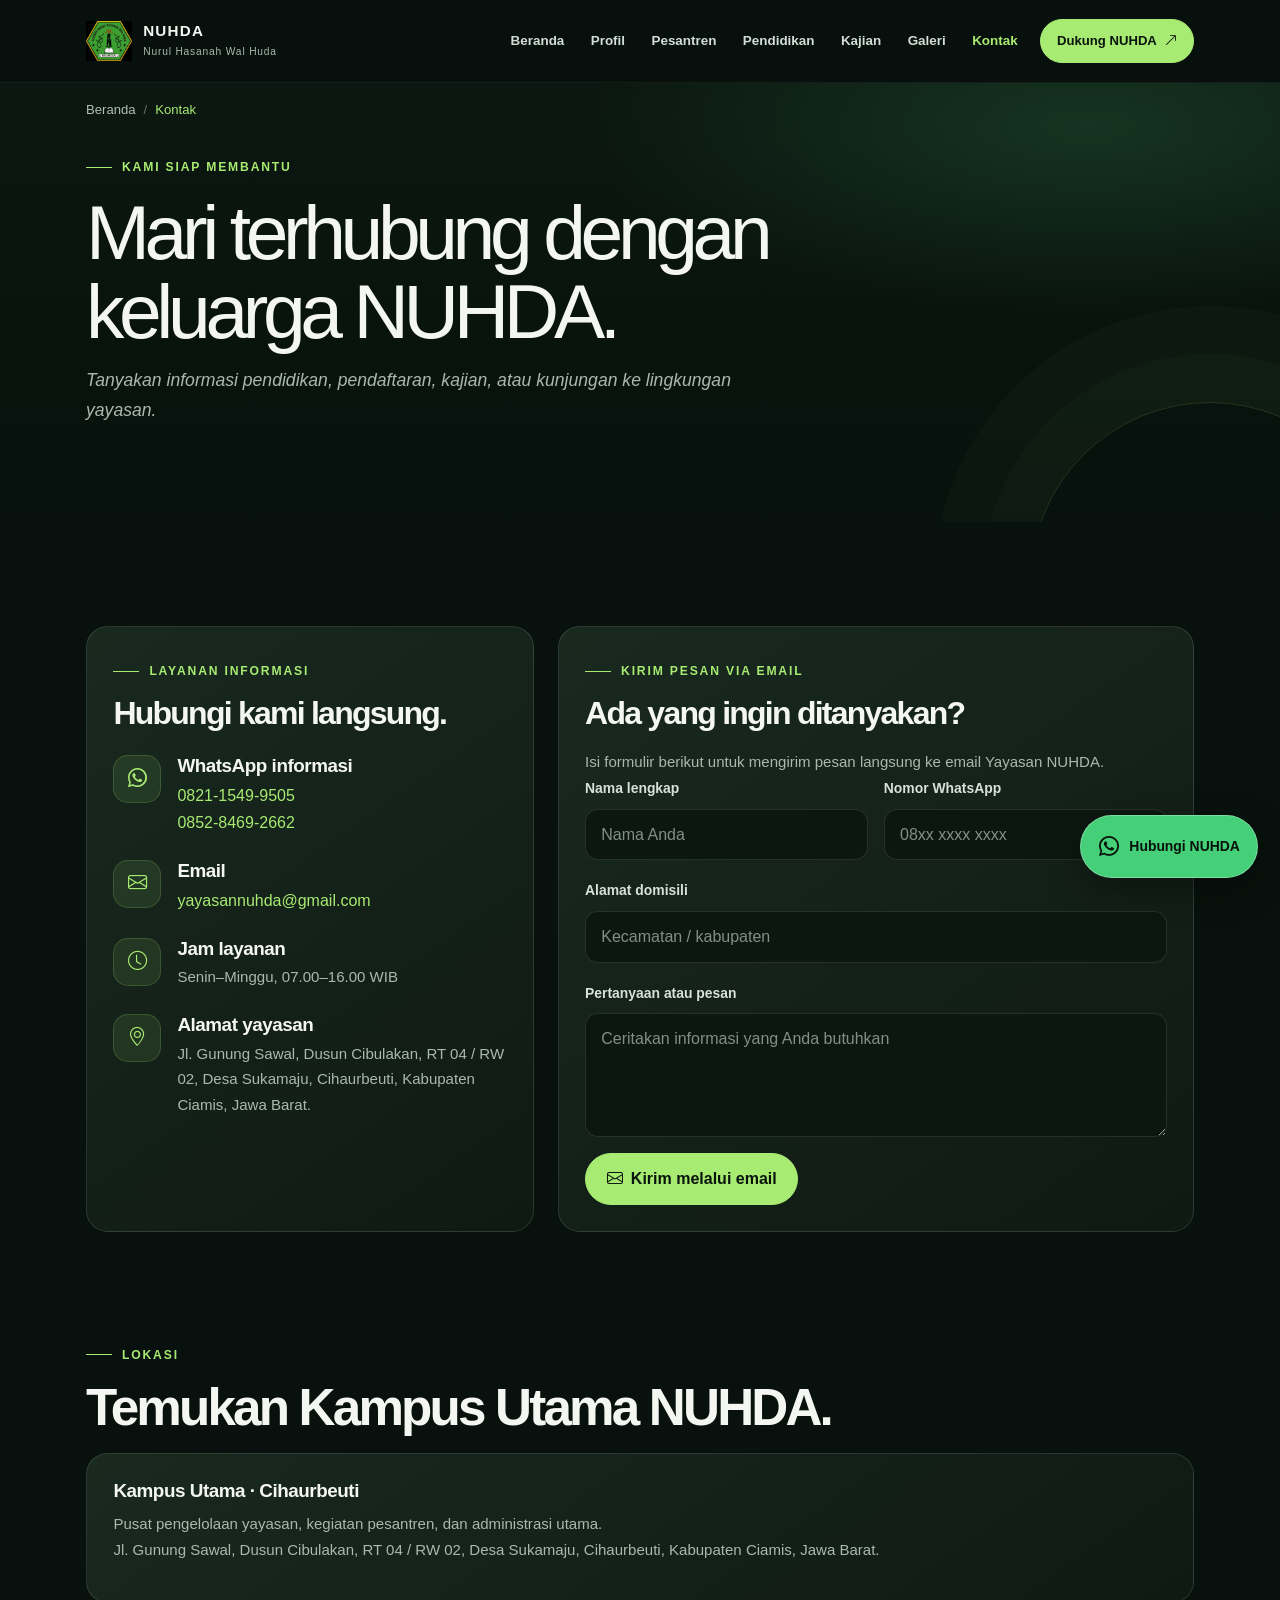
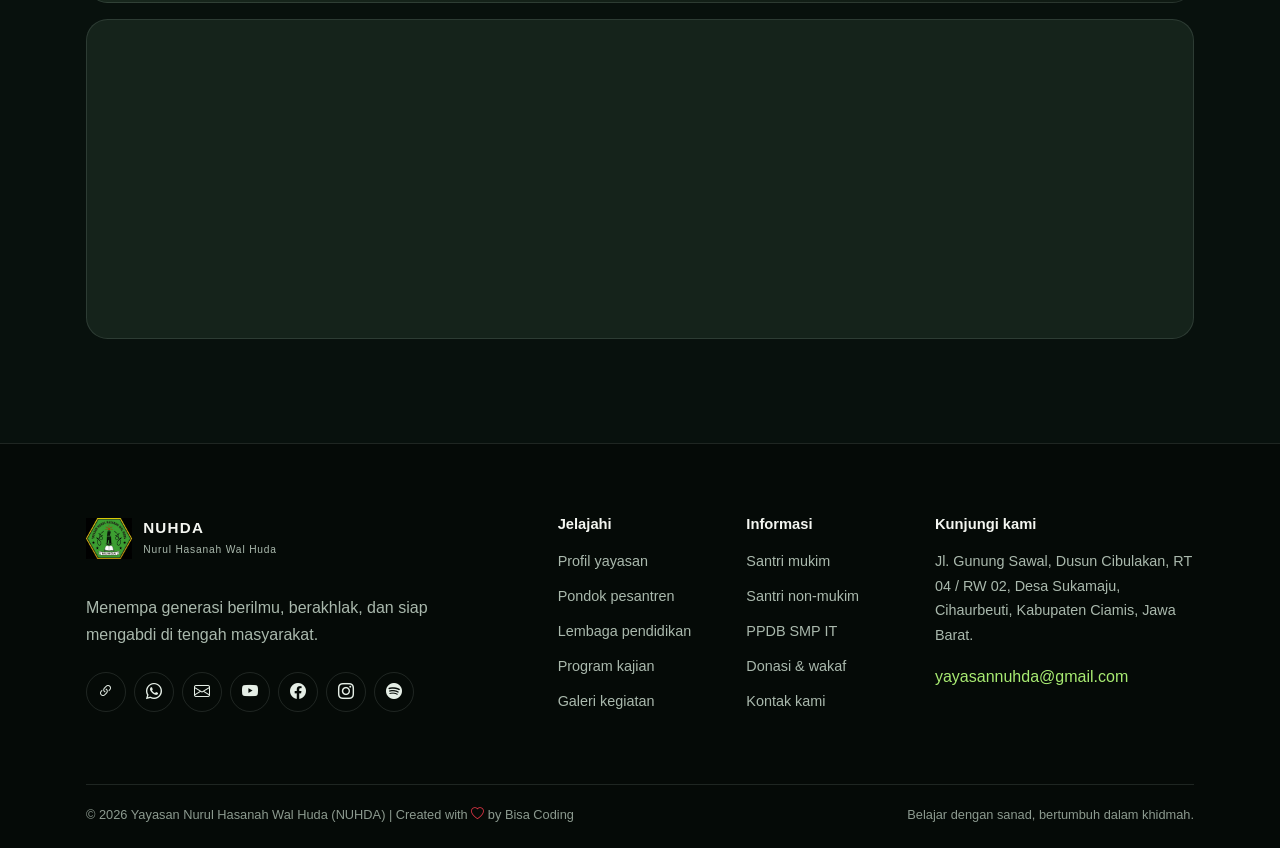
<file: pages/kontak.html>
<!doctype html>
<html lang="id">
  <head>
    <meta charset="utf-8" />
    <meta name="viewport" content="width=device-width, initial-scale=1" />
    <meta
      name="description"
      content="Informasi kontak dan lokasi Kampus Utama Yayasan NUHDA."
    />
    <title>Kontak & Lokasi — NUHDA</title>
    <link
      href="https://cdn.jsdelivr.net/npm/bootstrap@5.3.3/dist/css/bootstrap.min.css"
      rel="stylesheet"
    />
    <link
      href="https://cdn.jsdelivr.net/npm/bootstrap-icons@1.11.3/font/bootstrap-icons.min.css"
      rel="stylesheet"
    />
    <link href="../assets/css/site.css" rel="stylesheet" />
  </head>
  <body data-page="kontak">
    <header class="site-header" data-site-header></header>
    <main>
      <section class="page-hero">
        <div class="container">
          <nav aria-label="breadcrumb">
            <ol class="breadcrumb">
              <li class="breadcrumb-item">
                <a href="../index.html">Beranda</a>
              </li>
              <li class="breadcrumb-item active" aria-current="page">Kontak</li>
            </ol>
          </nav>
          <span class="eyebrow">Kami siap membantu</span>
          <h1>Mari terhubung dengan keluarga NUHDA.</h1>
          <p>
            Tanyakan informasi pendidikan, pendaftaran, kajian, atau kunjungan
            ke lingkungan yayasan.
          </p>
        </div>
      </section>
      <section class="section-space">
        <div class="container">
          <div class="row g-4">
            <div class="col-lg-5">
              <div class="surface-card h-100">
                <span class="eyebrow">Layanan informasi</span>
                <h2 class="section-title fs-2">Hubungi kami langsung.</h2>
                <div class="d-flex gap-3 align-items-start mt-4">
                  <span class="card-icon mb-0 flex-shrink-0"
                    ><i class="bi bi-whatsapp"></i
                  ></span>
                  <div>
                    <h3 class="h6 mb-1">WhatsApp informasi</h3>
                    <a
                      class="text-green"
                      href="https://wa.me/6282115499505"
                      target="_blank"
                      rel="noopener noreferrer"
                      >0821-1549-9505</a
                    ><br /><a
                      class="text-green"
                      href="https://wa.me/6285284692662"
                      target="_blank"
                      rel="noopener noreferrer"
                      >0852-8469-2662</a
                    >
                  </div>
                </div>
                <div class="d-flex gap-3 align-items-start mt-4">
                  <span class="card-icon mb-0 flex-shrink-0"
                    ><i class="bi bi-envelope"></i
                  ></span>
                  <div>
                    <h3 class="h6 mb-1">Email</h3>
                    <a class="text-green" href="mailto:yayasannuhda@gmail.com"
                      >yayasannuhda@gmail.com</a
                    >
                  </div>
                </div>
                <div class="d-flex gap-3 align-items-start mt-4">
                  <span class="card-icon mb-0 flex-shrink-0"
                    ><i class="bi bi-clock"></i
                  ></span>
                  <div>
                    <h3 class="h6 mb-1">Jam layanan</h3>
                    <p class="text-muted mb-0">Senin–Minggu, 07.00–16.00 WIB</p>
                  </div>
                </div>
                <div class="d-flex gap-3 align-items-start mt-4">
                  <span class="card-icon mb-0 flex-shrink-0"
                    ><i class="bi bi-geo-alt"></i
                  ></span>
                  <div>
                    <h3 class="h6 mb-1">Alamat yayasan</h3>
                    <p class="text-muted mb-0">
                      Jl. Gunung Sawal, Dusun Cibulakan, RT 04 / RW 02, Desa
                      Sukamaju, Cihaurbeuti, Kabupaten Ciamis, Jawa Barat.
                    </p>
                  </div>
                </div>
              </div>
            </div>
            <div class="col-lg-7">
              <div class="surface-card">
                <span class="eyebrow">Kirim pesan via email</span>
                <h2 class="section-title fs-2">Ada yang ingin ditanyakan?</h2>
                <p class="text-muted">
                  Isi formulir berikut untuk mengirim pesan langsung ke email
                  Yayasan NUHDA.
                </p>
                <form
                  action="https://formsubmit.co/yayasannuhda@gmail.com"
                  method="POST"
                >
                  <input
                    type="hidden"
                    name="_subject"
                    value="Pesan dari website Yayasan NUHDA"
                  /><input type="hidden" name="_template" value="table" />
                  <div class="row g-3">
                    <div class="col-md-6">
                      <label class="form-label" for="nama">Nama lengkap</label
                      ><input
                        class="form-control"
                        id="nama"
                        name="nama"
                        autocomplete="name"
                        required
                        placeholder="Nama Anda"
                      />
                    </div>
                    <div class="col-md-6">
                      <label class="form-label" for="telepon"
                        >Nomor WhatsApp</label
                      ><input
                        class="form-control"
                        id="telepon"
                        name="telepon"
                        autocomplete="tel"
                        inputmode="tel"
                        required
                        placeholder="08xx xxxx xxxx"
                      />
                    </div>
                    <div class="col-12">
                      <label class="form-label" for="alamat"
                        >Alamat domisili</label
                      ><input
                        class="form-control"
                        id="alamat"
                        name="alamat"
                        autocomplete="street-address"
                        required
                        placeholder="Kecamatan / kabupaten"
                      />
                    </div>
                    <div class="col-12">
                      <label class="form-label" for="pesan"
                        >Pertanyaan atau pesan</label
                      ><textarea
                        class="form-control"
                        id="pesan"
                        name="pesan"
                        rows="4"
                        required
                        placeholder="Ceritakan informasi yang Anda butuhkan"
                      ></textarea>
                    </div>
                    <div
                      class="col-12 d-flex flex-wrap align-items-center gap-3"
                    >
                      <button class="btn btn-primary-green" type="submit">
                        <i class="bi bi-envelope me-2"></i>Kirim melalui email
                      </button>
                    </div>
                  </div>
                </form>
              </div>
            </div>
          </div>
        </div>
      </section>
      <section class="section-space pt-0">
        <div class="container">
          <span class="eyebrow">Lokasi</span>
          <h2 class="section-title">Temukan Kampus Utama NUHDA.</h2>
          <div class="contact-map-grid">
            <div class="col-lg-6">
              <div class="surface-card mb-3">
                <h3 class="h5">Kampus Utama · Cihaurbeuti</h3>
                <p class="text-muted mb-0">
                  Pusat pengelolaan yayasan, kegiatan pesantren, dan
                  administrasi utama.
                </p>
                <p class="text-muted mb-0">
                  Jl. Gunung Sawal, Dusun Cibulakan, RT 04 / RW 02, Desa
                  Sukamaju, Cihaurbeuti, Kabupaten Ciamis, Jawa Barat.
                </p>
              </div>
              <div class="map-frame">
                <iframe
                  title="Peta menuju Kampus Utama NUHDA, Cihaurbeuti"
                  src="https://maps.google.com/maps?q=Pondok%20Pesantren%20Nurulhasanahwalhuda%2C%20Cihaurbeuti%2C%20Ciamis&t=&z=14&ie=UTF8&iwloc=&output=embed"
                  loading="lazy"
                  referrerpolicy="no-referrer-when-downgrade"
                ></iframe>
              </div>
            </div>
          </div>
        </div>
      </section>
    </main>
    <div data-site-footer></div>
    <script src="https://cdn.jsdelivr.net/npm/bootstrap@5.3.3/dist/js/bootstrap.bundle.min.js"></script>
    <script src="../assets/js/main.js"></script>
  </body>
</html>
</file>
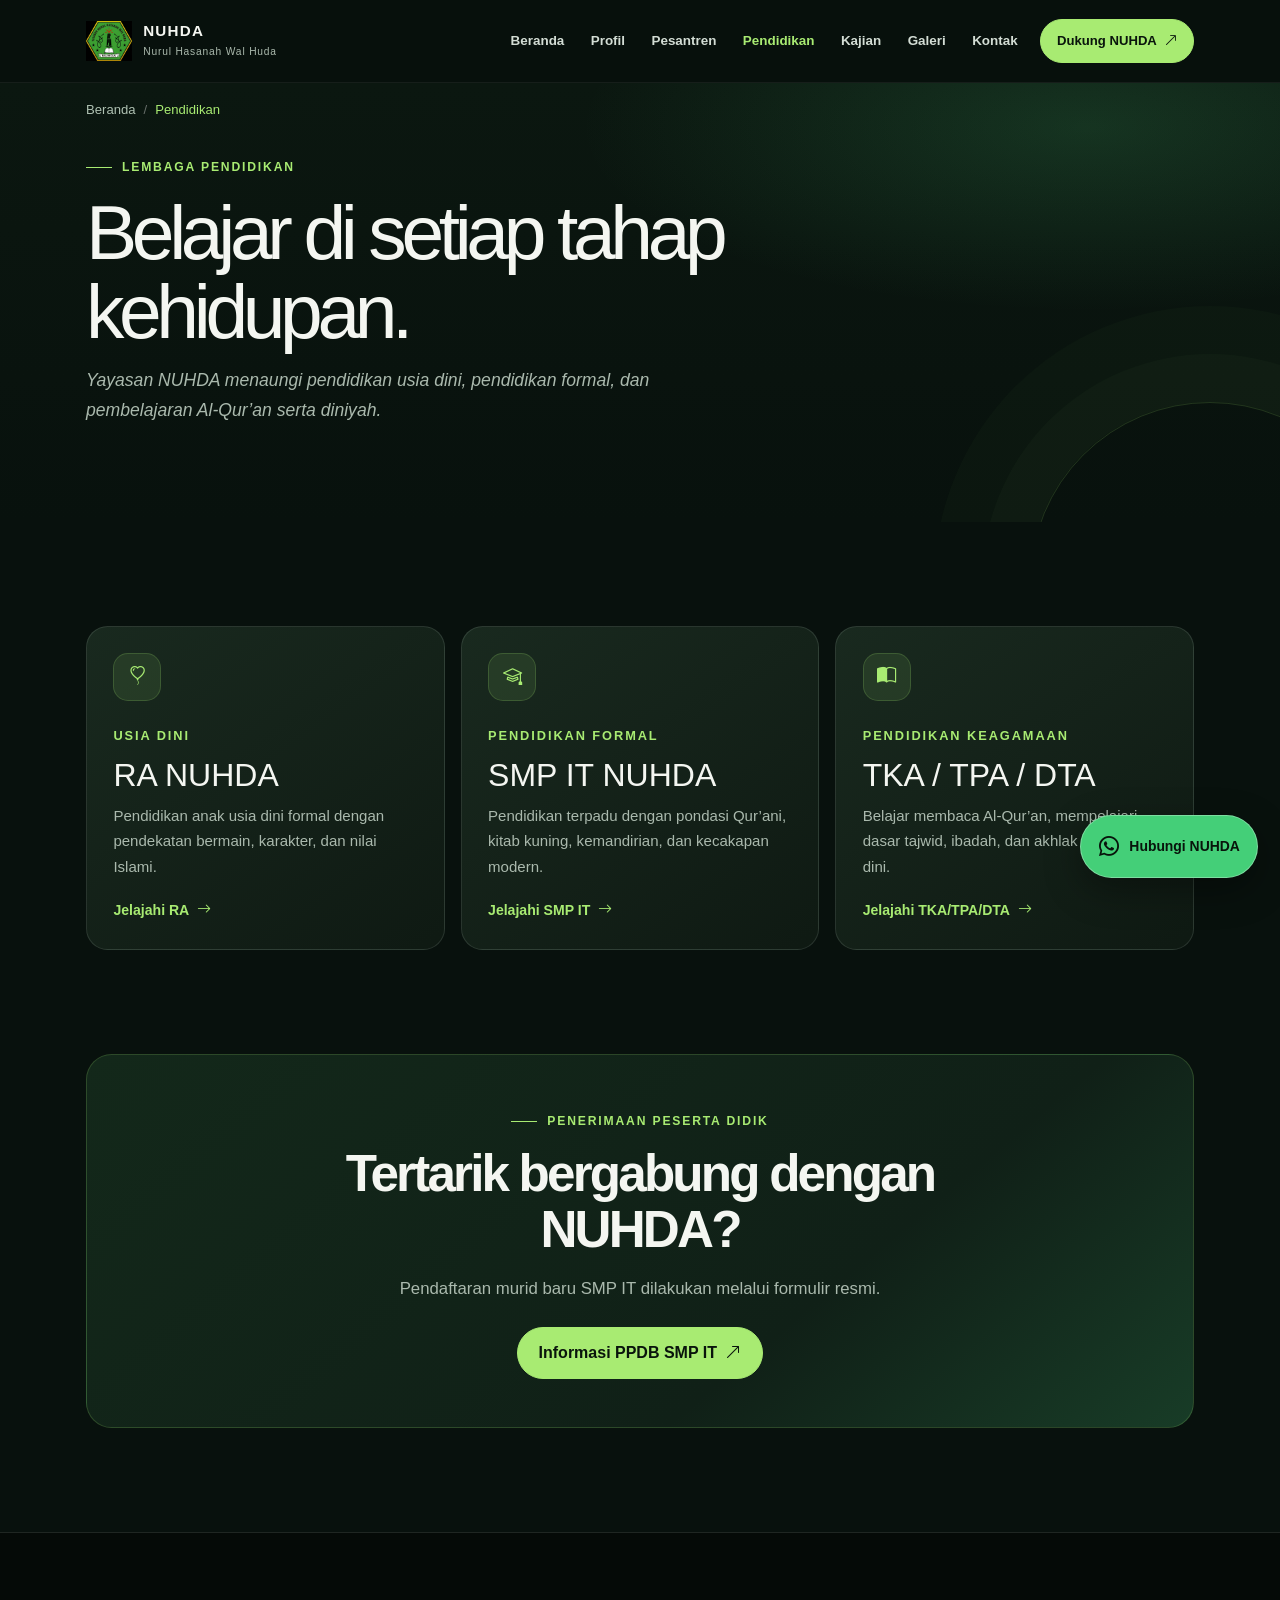
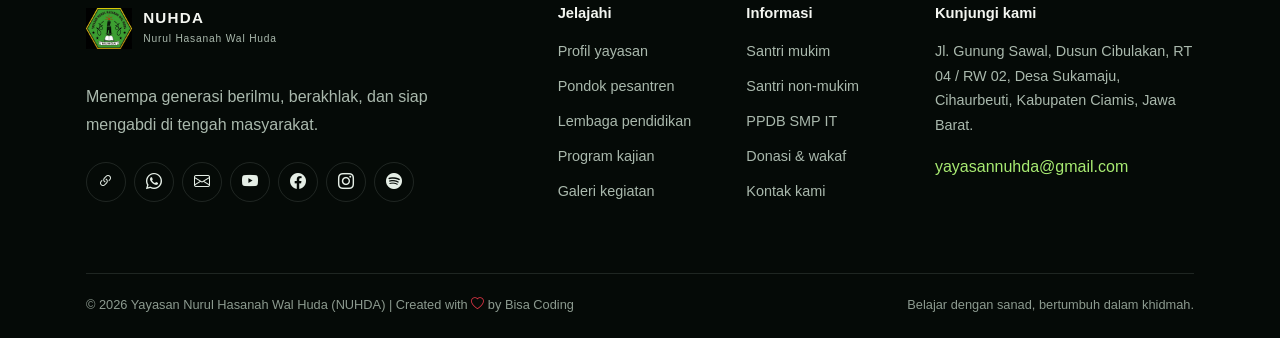
<file: pages/pendidikan.html>
<!doctype html>
<html lang="id"><head><meta charset="utf-8"><meta name="viewport" content="width=device-width, initial-scale=1"><meta name="description" content="Kenali lembaga pendidikan di bawah Yayasan NUHDA: RA, SMP IT, dan TKA/TPA/DTA."><title>Lembaga Pendidikan — NUHDA</title><link href="https://cdn.jsdelivr.net/npm/bootstrap@5.3.3/dist/css/bootstrap.min.css" rel="stylesheet"><link href="https://cdn.jsdelivr.net/npm/bootstrap-icons@1.11.3/font/bootstrap-icons.min.css" rel="stylesheet"><link href="../assets/css/site.css" rel="stylesheet"></head>
<body data-page="pendidikan"><header class="site-header" data-site-header></header><main>
  <section class="page-hero"><div class="container"><nav aria-label="breadcrumb"><ol class="breadcrumb"><li class="breadcrumb-item"><a href="../index.html">Beranda</a></li><li class="breadcrumb-item active" aria-current="page">Pendidikan</li></ol></nav><span class="eyebrow">Lembaga pendidikan</span><h1>Belajar di setiap tahap kehidupan.</h1><p>Yayasan NUHDA menaungi pendidikan usia dini, pendidikan formal, dan pembelajaran Al-Qur’an serta diniyah.</p></div></section>
  <section class="section-space"><div class="container"><div class="row g-3">
    <div class="col-md-6 col-lg-4"><a href="ra.html" class="surface-card"><span class="card-icon"><i class="bi bi-balloon-heart"></i></span><span class="program-number">USIA DINI</span><h2 class="mt-2">RA NUHDA</h2><p>Pendidikan anak usia dini formal dengan pendekatan bermain, karakter, dan nilai Islami.</p><span class="card-arrow">Jelajahi RA <i class="bi bi-arrow-right"></i></span></a></div>
    <div class="col-md-6 col-lg-4"><a href="smp-it.html" class="surface-card"><span class="card-icon"><i class="bi bi-mortarboard"></i></span><span class="program-number">PENDIDIKAN FORMAL</span><h2 class="mt-2">SMP IT NUHDA</h2><p>Pendidikan terpadu dengan pondasi Qur’ani, kitab kuning, kemandirian, dan kecakapan modern.</p><span class="card-arrow">Jelajahi SMP IT <i class="bi bi-arrow-right"></i></span></a></div>
    <div class="col-md-6 col-lg-4"><a href="tka-tpa-dta.html" class="surface-card"><span class="card-icon"><i class="bi bi-book-half"></i></span><span class="program-number">PENDIDIKAN KEAGAMAAN</span><h2 class="mt-2">TKA / TPA / DTA</h2><p>Belajar membaca Al-Qur’an, mempelajari dasar tajwid, ibadah, dan akhlak sejak usia dini.</p><span class="card-arrow">Jelajahi TKA/TPA/DTA <i class="bi bi-arrow-right"></i></span></a></div>
  </div></div></section>
  <section class="section-space pt-0"><div class="container"><div class="accent-panel text-center"><span class="eyebrow">Penerimaan peserta didik</span><h2 class="section-title mx-auto">Tertarik bergabung dengan NUHDA?</h2><p class="section-intro mx-auto mb-4">Pendaftaran murid baru SMP IT dilakukan melalui formulir resmi.</p><a href="smp-it.html" class="btn btn-primary-green">Informasi PPDB SMP IT <i class="bi bi-arrow-up-right ms-1"></i></a></div></div></section>
</main><div data-site-footer></div><script src="https://cdn.jsdelivr.net/npm/bootstrap@5.3.3/dist/js/bootstrap.bundle.min.js"></script><script src="../assets/js/main.js"></script></body></html>
</file>
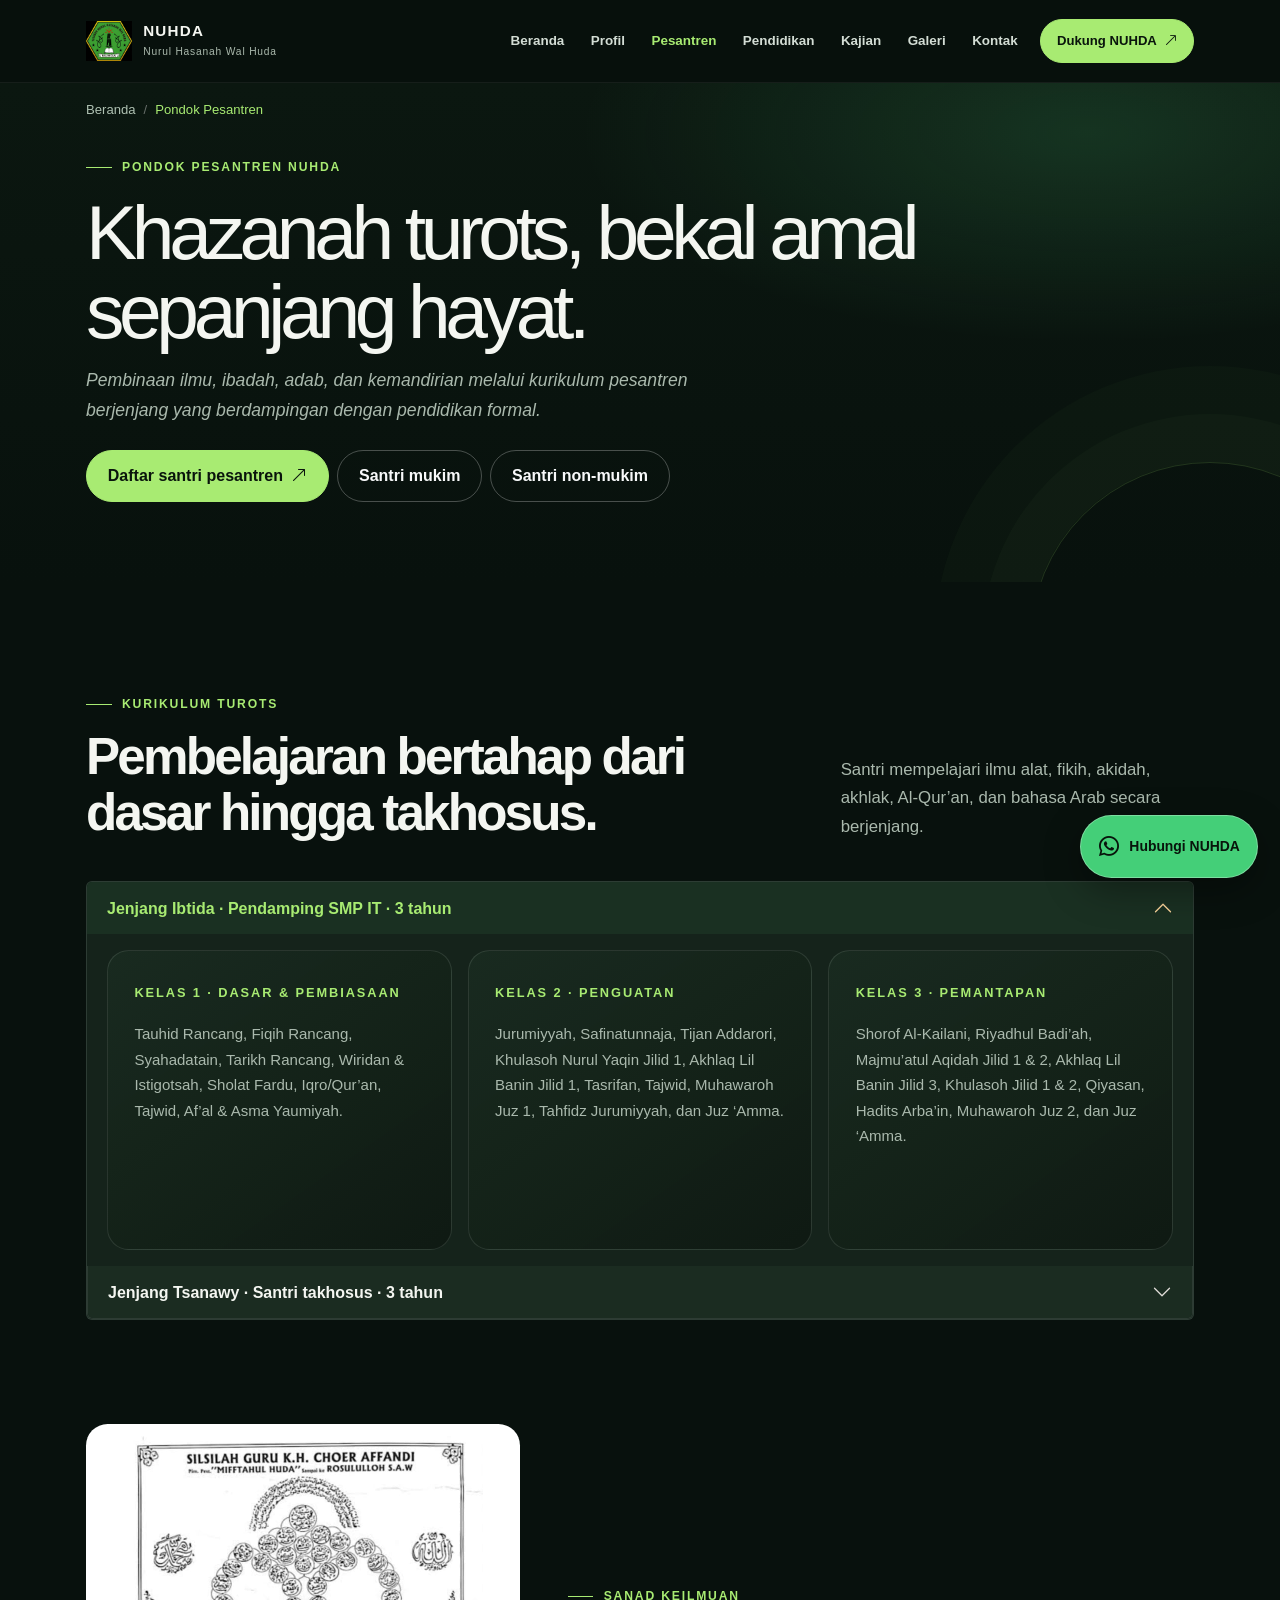
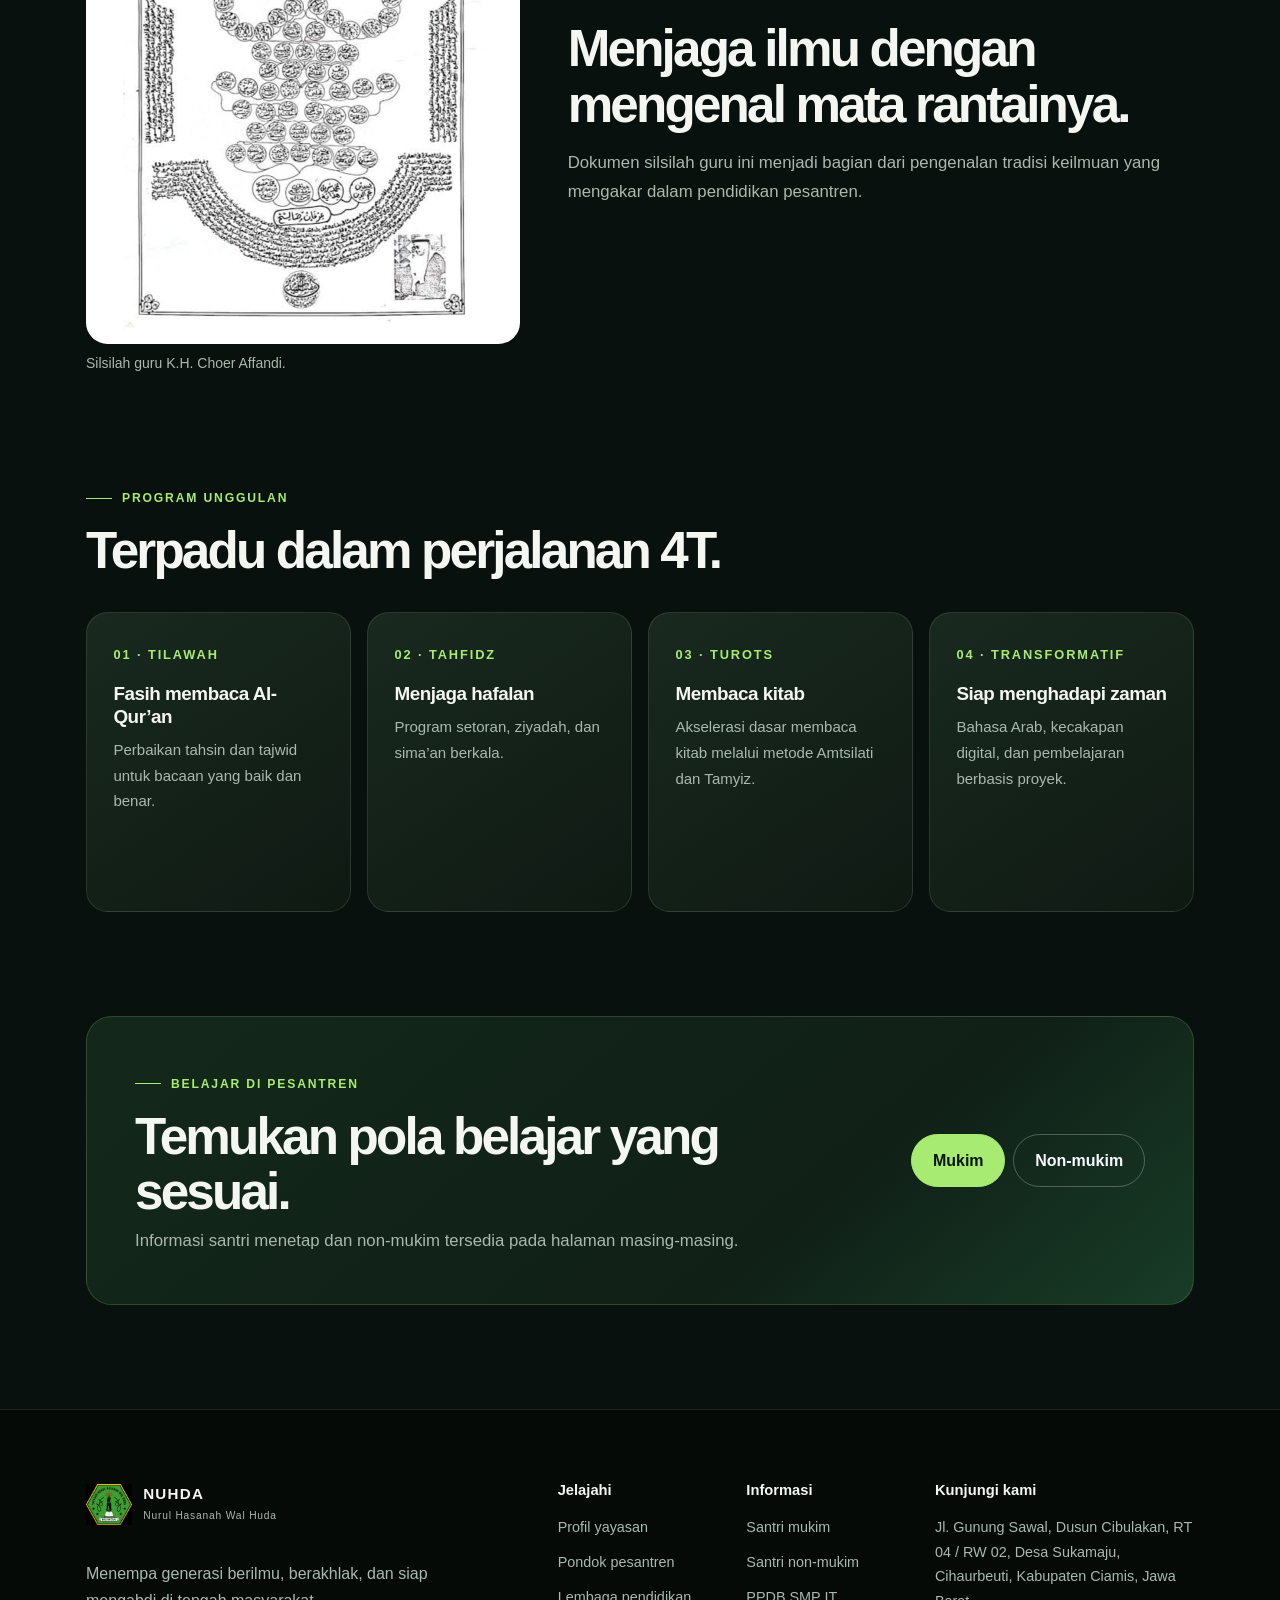
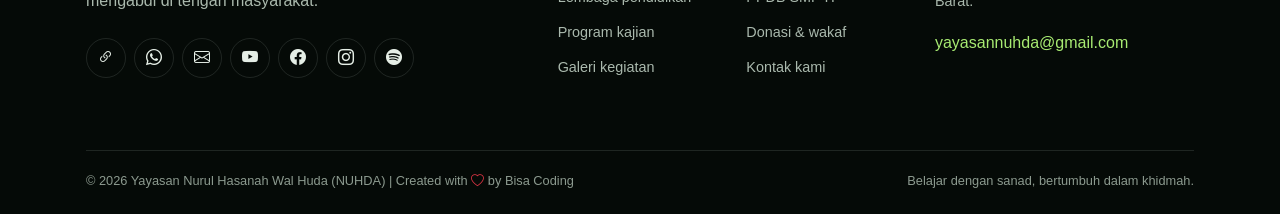
<file: pages/pesantren.html>
<!doctype html>
<html lang="id"><head><meta charset="utf-8"><meta name="viewport" content="width=device-width, initial-scale=1"><meta name="description" content="Kurikulum kitab turots dan program unggulan 4T Pondok Pesantren NUHDA."><title>Pondok Pesantren — NUHDA</title><link href="https://cdn.jsdelivr.net/npm/bootstrap@5.3.3/dist/css/bootstrap.min.css" rel="stylesheet"><link href="https://cdn.jsdelivr.net/npm/bootstrap-icons@1.11.3/font/bootstrap-icons.min.css" rel="stylesheet"><link href="../assets/css/site.css" rel="stylesheet"></head>
<body data-page="pesantren"><header class="site-header" data-site-header></header><main>
  <section class="page-hero"><div class="container"><nav aria-label="breadcrumb"><ol class="breadcrumb"><li class="breadcrumb-item"><a href="../index.html">Beranda</a></li><li class="breadcrumb-item active" aria-current="page">Pondok Pesantren</li></ol></nav><span class="eyebrow">Pondok Pesantren NUHDA</span><h1>Khazanah turots, bekal amal sepanjang hayat.</h1><p>Pembinaan ilmu, ibadah, adab, dan kemandirian melalui kurikulum pesantren berjenjang yang berdampingan dengan pendidikan formal.</p><div class="d-flex flex-wrap gap-2 mt-4"><a href="https://forms.gle/r5aX6WGasbyETm2Q7" class="btn btn-primary-green" target="_blank" rel="noopener noreferrer">Daftar santri pesantren <i class="bi bi-arrow-up-right ms-1"></i></a><a href="santri-mukim.html" class="btn btn-outline-light">Santri mukim</a><a href="santri-non-mukim.html" class="btn btn-outline-light">Santri non-mukim</a></div></div></section>
  <section class="section-space"><div class="container"><div class="row align-items-end justify-content-between mb-4"><div class="col-lg-8"><span class="eyebrow">Kurikulum turots</span><h2 class="section-title">Pembelajaran bertahap dari dasar hingga takhosus.</h2></div><div class="col-lg-4"><p class="section-intro">Santri mempelajari ilmu alat, fikih, akidah, akhlak, Al-Qur’an, dan bahasa Arab secara berjenjang.</p></div></div>
    <div class="accordion" id="curriculum">
      <div class="accordion-item"><h3 class="accordion-header"><button class="accordion-button" type="button" data-bs-toggle="collapse" data-bs-target="#ibtida" aria-expanded="true" aria-controls="ibtida">Jenjang Ibtida · Pendamping SMP IT · 3 tahun</button></h3><div id="ibtida" class="accordion-collapse collapse show" data-bs-parent="#curriculum"><div class="accordion-body"><div class="row g-3">
        <div class="col-lg-4"><article class="surface-card"><span class="program-number">KELAS 1 · DASAR & PEMBIASAAN</span><p class="mt-3">Tauhid Rancang, Fiqih Rancang, Syahadatain, Tarikh Rancang, Wiridan & Istigotsah, Sholat Fardu, Iqro/Qur’an, Tajwid, Af’al & Asma Yaumiyah.</p></article></div>
        <div class="col-lg-4"><article class="surface-card"><span class="program-number">KELAS 2 · PENGUATAN</span><p class="mt-3">Jurumiyyah, Safinatunnaja, Tijan Addarori, Khulasoh Nurul Yaqin Jilid 1, Akhlaq Lil Banin Jilid 1, Tasrifan, Tajwid, Muhawaroh Juz 1, Tahfidz Jurumiyyah, dan Juz ‘Amma.</p></article></div>
        <div class="col-lg-4"><article class="surface-card"><span class="program-number">KELAS 3 · PEMANTAPAN</span><p class="mt-3">Shorof Al-Kailani, Riyadhul Badi’ah, Majmu’atul Aqidah Jilid 1 & 2, Akhlaq Lil Banin Jilid 3, Khulasoh Jilid 1 & 2, Qiyasan, Hadits Arba’in, Muhawaroh Juz 2, dan Juz ‘Amma.</p></article></div>
      </div></div></div>
      <div class="accordion-item"><h3 class="accordion-header"><button class="accordion-button collapsed" type="button" data-bs-toggle="collapse" data-bs-target="#tsanawy" aria-expanded="false" aria-controls="tsanawy">Jenjang Tsanawy · Santri takhosus · 3 tahun</button></h3><div id="tsanawy" class="accordion-collapse collapse" data-bs-parent="#curriculum"><div class="accordion-body"><div class="row g-3">
        <div class="col-lg-4"><article class="surface-card"><span class="program-number">KELAS 1</span><p class="mt-3">Alfiyyah Ibnu Malik, Bajuri Jilid 1 & 2, Kifayatul Awam, Tafsir Jalalain, Riyadus Sholihin, Kifayatul Atqiya, dan hafalan Alfiyyah.</p></article></div>
        <div class="col-lg-4"><article class="surface-card"><span class="program-number">KELAS 2</span><p class="mt-3">Jauhar Tauhid, Fathul Mu’in Jilid 1 & 2, Rohbiyyah/Faraid, Mantiq, Isti’arah, ‘Alajul Amrod, Shahih Bukhari Jilid 1 & 2, Shahih Muslim Jilid 1, dan hafalan.</p></article></div>
        <div class="col-lg-4"><article class="surface-card"><span class="program-number">KELAS 3 · PUNCAK KADERISASI</span><p class="mt-3">Jauhar Maknun, Khoridatul Bahiyyah, Fathul Mu’in Jilid 3 & 4, Waroqot, Latho’iful Isyaroh, Shahih Bukhari Jilid 3 & 4, Shahih Muslim Jilid 2, Kifayatul Akhyar, Sirojuttolibin, dan hafalan Jauhar Maknun.</p></article></div>
      </div><p class="small text-muted mt-3 mb-0">Jenjang Tsanawy saat ini diperuntukkan bagi santri takhosus.</p></div></div></div>
    </div>
  </div></section>
  <section class="section-space pt-0"><div class="container"><div class="row g-5 align-items-center"><div class="col-lg-5"><figure class="mb-0"><div class="photo-frame" style="height:520px;background:#fff"><img src="../assets/img/company/sanad.jpeg" alt="Dokumen silsilah guru K.H. Choer Affandi" loading="lazy" style="object-fit:contain;padding:0.75rem"></div><figcaption class="small text-muted mt-2">Silsilah guru K.H. Choer Affandi.</figcaption></figure></div><div class="col-lg-7"><span class="eyebrow">Sanad keilmuan</span><h2 class="section-title">Menjaga ilmu dengan mengenal mata rantainya.</h2><p class="section-intro">Dokumen silsilah guru ini menjadi bagian dari pengenalan tradisi keilmuan yang mengakar dalam pendidikan pesantren.</p></div></div></div></section>
  <section class="section-space pt-0"><div class="container"><span class="eyebrow">Program unggulan</span><h2 class="section-title">Terpadu dalam perjalanan 4T.</h2><div class="row g-3 mt-2">
    <div class="col-md-6 col-lg-3"><article class="surface-card program-card"><span class="program-number">01 · TILAWAH</span><h3 class="mt-3">Fasih membaca Al-Qur’an</h3><p>Perbaikan tahsin dan tajwid untuk bacaan yang baik dan benar.</p></article></div>
    <div class="col-md-6 col-lg-3"><article class="surface-card program-card"><span class="program-number">02 · TAHFIDZ</span><h3 class="mt-3">Menjaga hafalan</h3><p>Program setoran, ziyadah, dan sima’an berkala.</p></article></div>
    <div class="col-md-6 col-lg-3"><article class="surface-card program-card"><span class="program-number">03 · TUROTS</span><h3 class="mt-3">Membaca kitab</h3><p>Akselerasi dasar membaca kitab melalui metode Amtsilati dan Tamyiz.</p></article></div>
    <div class="col-md-6 col-lg-3"><article class="surface-card program-card"><span class="program-number">04 · TRANSFORMATIF</span><h3 class="mt-3">Siap menghadapi zaman</h3><p>Bahasa Arab, kecakapan digital, dan pembelajaran berbasis proyek.</p></article></div>
  </div></div></section>
  <section class="section-space pt-0"><div class="container"><div class="accent-panel"><div class="row align-items-center g-4"><div class="col-lg-8"><span class="eyebrow">Belajar di pesantren</span><h2 class="section-title mb-2">Temukan pola belajar yang sesuai.</h2><p class="section-intro mb-0">Informasi santri menetap dan non-mukim tersedia pada halaman masing-masing.</p></div><div class="col-lg-4 d-flex flex-wrap gap-2 justify-content-lg-end"><a href="santri-mukim.html" class="btn btn-primary-green">Mukim</a><a href="santri-non-mukim.html" class="btn btn-outline-light">Non-mukim</a></div></div></div></div></section>
</main><div data-site-footer></div><script src="https://cdn.jsdelivr.net/npm/bootstrap@5.3.3/dist/js/bootstrap.bundle.min.js"></script><script src="../assets/js/main.js"></script></body></html>
</file>
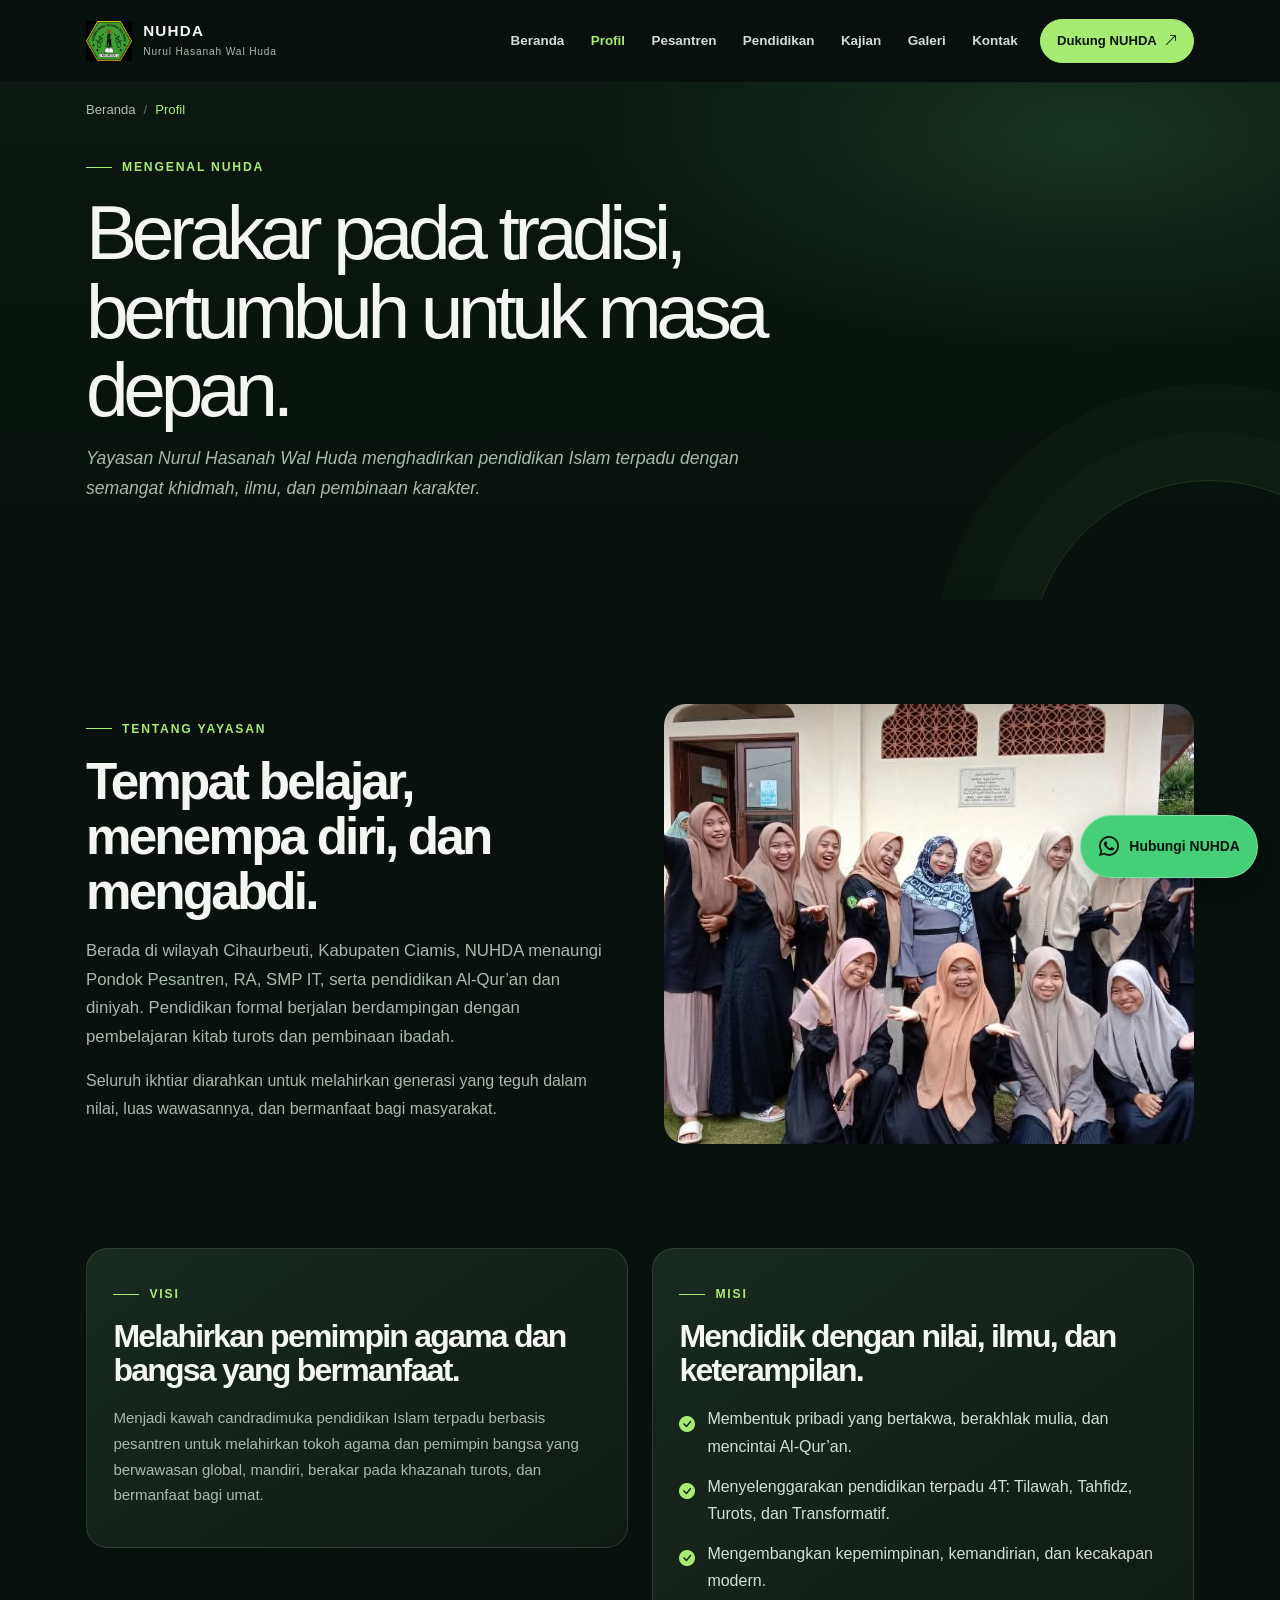
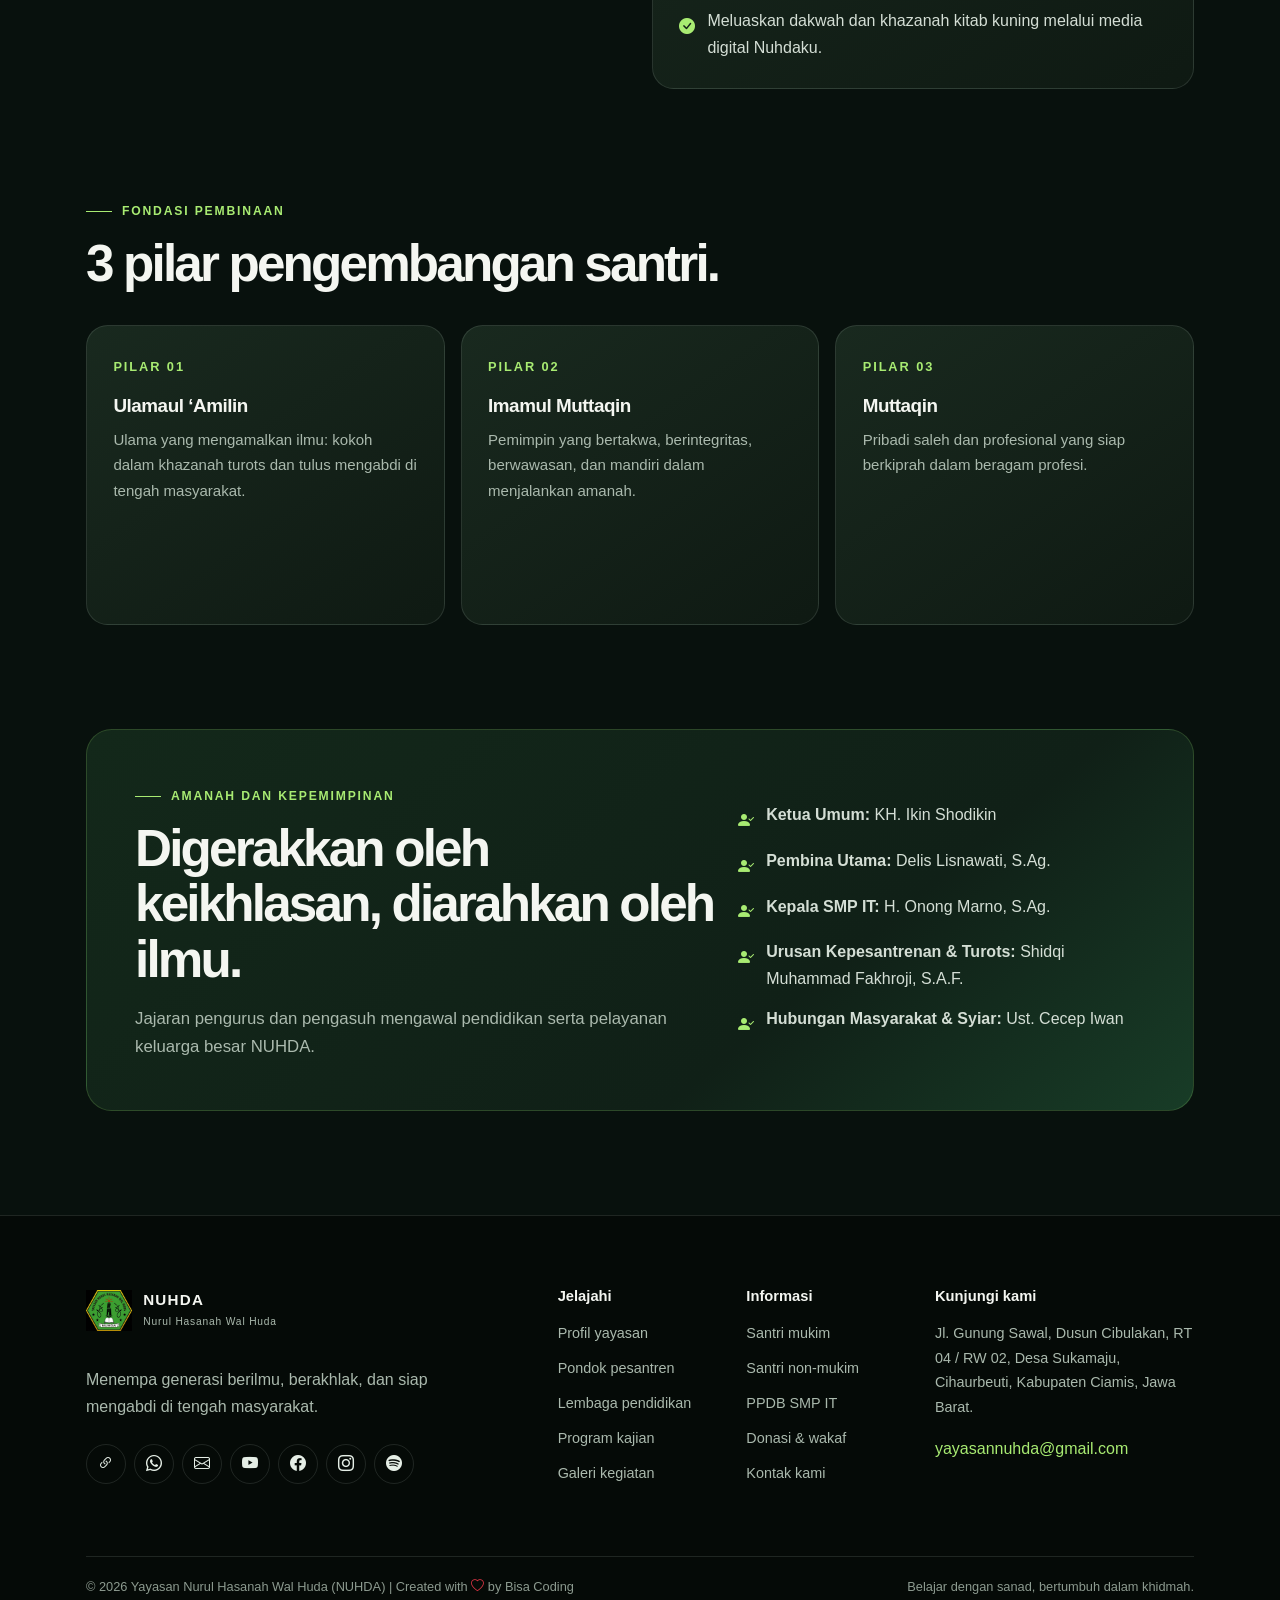
<file: pages/profil.html>
<!doctype html>
<html lang="id">
<head>
  <meta charset="utf-8"><meta name="viewport" content="width=device-width, initial-scale=1">
  <meta name="description" content="Profil, visi, misi, dan pengurus Yayasan Nurul Hasanah Wal Huda (NUHDA).">
  <title>Profil Yayasan — NUHDA</title>
  <link href="https://cdn.jsdelivr.net/npm/bootstrap@5.3.3/dist/css/bootstrap.min.css" rel="stylesheet"><link href="https://cdn.jsdelivr.net/npm/bootstrap-icons@1.11.3/font/bootstrap-icons.min.css" rel="stylesheet"><link href="../assets/css/site.css" rel="stylesheet">
</head>
<body data-page="profil">
  <header class="site-header" data-site-header></header>
  <main>
    <section class="page-hero"><div class="container"><nav aria-label="breadcrumb"><ol class="breadcrumb"><li class="breadcrumb-item"><a href="../index.html">Beranda</a></li><li class="breadcrumb-item active" aria-current="page">Profil</li></ol></nav><span class="eyebrow">Mengenal NUHDA</span><h1>Berakar pada tradisi, bertumbuh untuk masa depan.</h1><p>Yayasan Nurul Hasanah Wal Huda menghadirkan pendidikan Islam terpadu dengan semangat khidmah, ilmu, dan pembinaan karakter.</p></div></section>
    <section class="section-space"><div class="container"><div class="row g-5 align-items-center">
      <div class="col-lg-6"><span class="eyebrow">Tentang yayasan</span><h2 class="section-title">Tempat belajar, menempa diri, dan mengabdi.</h2><p class="section-intro">Berada di wilayah Cihaurbeuti, Kabupaten Ciamis, NUHDA menaungi Pondok Pesantren, RA, SMP IT, serta pendidikan Al-Qur’an dan diniyah. Pendidikan formal berjalan berdampingan dengan pembelajaran kitab turots dan pembinaan ibadah.</p><p class="text-muted">Seluruh ikhtiar diarahkan untuk melahirkan generasi yang teguh dalam nilai, luas wawasannya, dan bermanfaat bagi masyarakat.</p></div>
      <div class="col-lg-6"><div class="photo-frame" style="height:440px"><img src="../assets/img/gallery/WhatsApp%20Image%202026-10-20%20at%2012.42.21.jpeg" alt="Kebersamaan santri dan pendamping NUHDA" loading="lazy"></div></div>
    </div></div></section>
    <section class="section-space pt-0"><div class="container"><div class="row g-4">
      <div class="col-lg-6"><article class="surface-card"><span class="eyebrow">Visi</span><h2 class="section-title fs-2">Melahirkan pemimpin agama dan bangsa yang bermanfaat.</h2><p class="text-muted mb-0">Menjadi kawah candradimuka pendidikan Islam terpadu berbasis pesantren untuk melahirkan tokoh agama dan pemimpin bangsa yang berwawasan global, mandiri, berakar pada khazanah turots, dan bermanfaat bagi umat.</p></article></div>
      <div class="col-lg-6"><article class="surface-card"><span class="eyebrow">Misi</span><h2 class="section-title fs-2">Mendidik dengan nilai, ilmu, dan keterampilan.</h2><ul class="list-check mb-0"><li><i class="bi bi-check-circle-fill"></i><span>Membentuk pribadi yang bertakwa, berakhlak mulia, dan mencintai Al-Qur’an.</span></li><li><i class="bi bi-check-circle-fill"></i><span>Menyelenggarakan pendidikan terpadu 4T: Tilawah, Tahfidz, Turots, dan Transformatif.</span></li><li><i class="bi bi-check-circle-fill"></i><span>Mengembangkan kepemimpinan, kemandirian, dan kecakapan modern.</span></li><li><i class="bi bi-check-circle-fill"></i><span>Meluas­kan dakwah dan khazanah kitab kuning melalui media digital Nuhdaku.</span></li></ul></article></div>
    </div></div></section>
    <section class="section-space pt-0"><div class="container"><span class="eyebrow">Fondasi pembinaan</span><h2 class="section-title">3 pilar pengembangan santri.</h2><div class="row g-3 mt-2">
      <div class="col-md-4"><article class="surface-card"><span class="program-number">PILAR 01</span><h3 class="mt-3">Ulamaul ‘Amilin</h3><p>Ulama yang mengamalkan ilmu: kokoh dalam khazanah turots dan tulus mengabdi di tengah masyarakat.</p></article></div>
      <div class="col-md-4"><article class="surface-card"><span class="program-number">PILAR 02</span><h3 class="mt-3">Imamul Muttaqin</h3><p>Pemimpin yang bertakwa, berintegritas, berwawasan, dan mandiri dalam menjalankan amanah.</p></article></div>
      <div class="col-md-4"><article class="surface-card"><span class="program-number">PILAR 03</span><h3 class="mt-3">Muttaqin</h3><p>Pribadi saleh dan profesional yang siap berkiprah dalam beragam profesi.</p></article></div>
    </div></div></section>
    <section class="section-space pt-0"><div class="container"><div class="accent-panel"><div class="row align-items-center g-4"><div class="col-lg-7"><span class="eyebrow">Amanah dan kepemimpinan</span><h2 class="section-title">Digerakkan oleh keikhlasan, diarahkan oleh ilmu.</h2><p class="section-intro mb-0">Jajaran pengurus dan pengasuh mengawal pendidikan serta pelayanan keluarga besar NUHDA.</p></div><div class="col-lg-5"><ul class="list-check mb-0"><li><i class="bi bi-person-check-fill"></i><span><strong>Ketua Umum:</strong> KH. Ikin Shodikin</span></li><li><i class="bi bi-person-check-fill"></i><span><strong>Pembina Utama:</strong> Delis Lisnawati, S.Ag.</span></li><li><i class="bi bi-person-check-fill"></i><span><strong>Kepala SMP IT:</strong> H. Onong Marno, S.Ag.</span></li><li><i class="bi bi-person-check-fill"></i><span><strong>Urusan Kepesantrenan & Turots:</strong> Shidqi Muhammad Fakhroji, S.A.F.</span></li><li><i class="bi bi-person-check-fill"></i><span><strong>Hubungan Masyarakat & Syiar:</strong> Ust. Cecep Iwan</span></li></ul></div></div></div></div></section>
  </main><div data-site-footer></div>
  <script src="https://cdn.jsdelivr.net/npm/bootstrap@5.3.3/dist/js/bootstrap.bundle.min.js"></script><script src="../assets/js/main.js"></script>
</body></html>
</file>
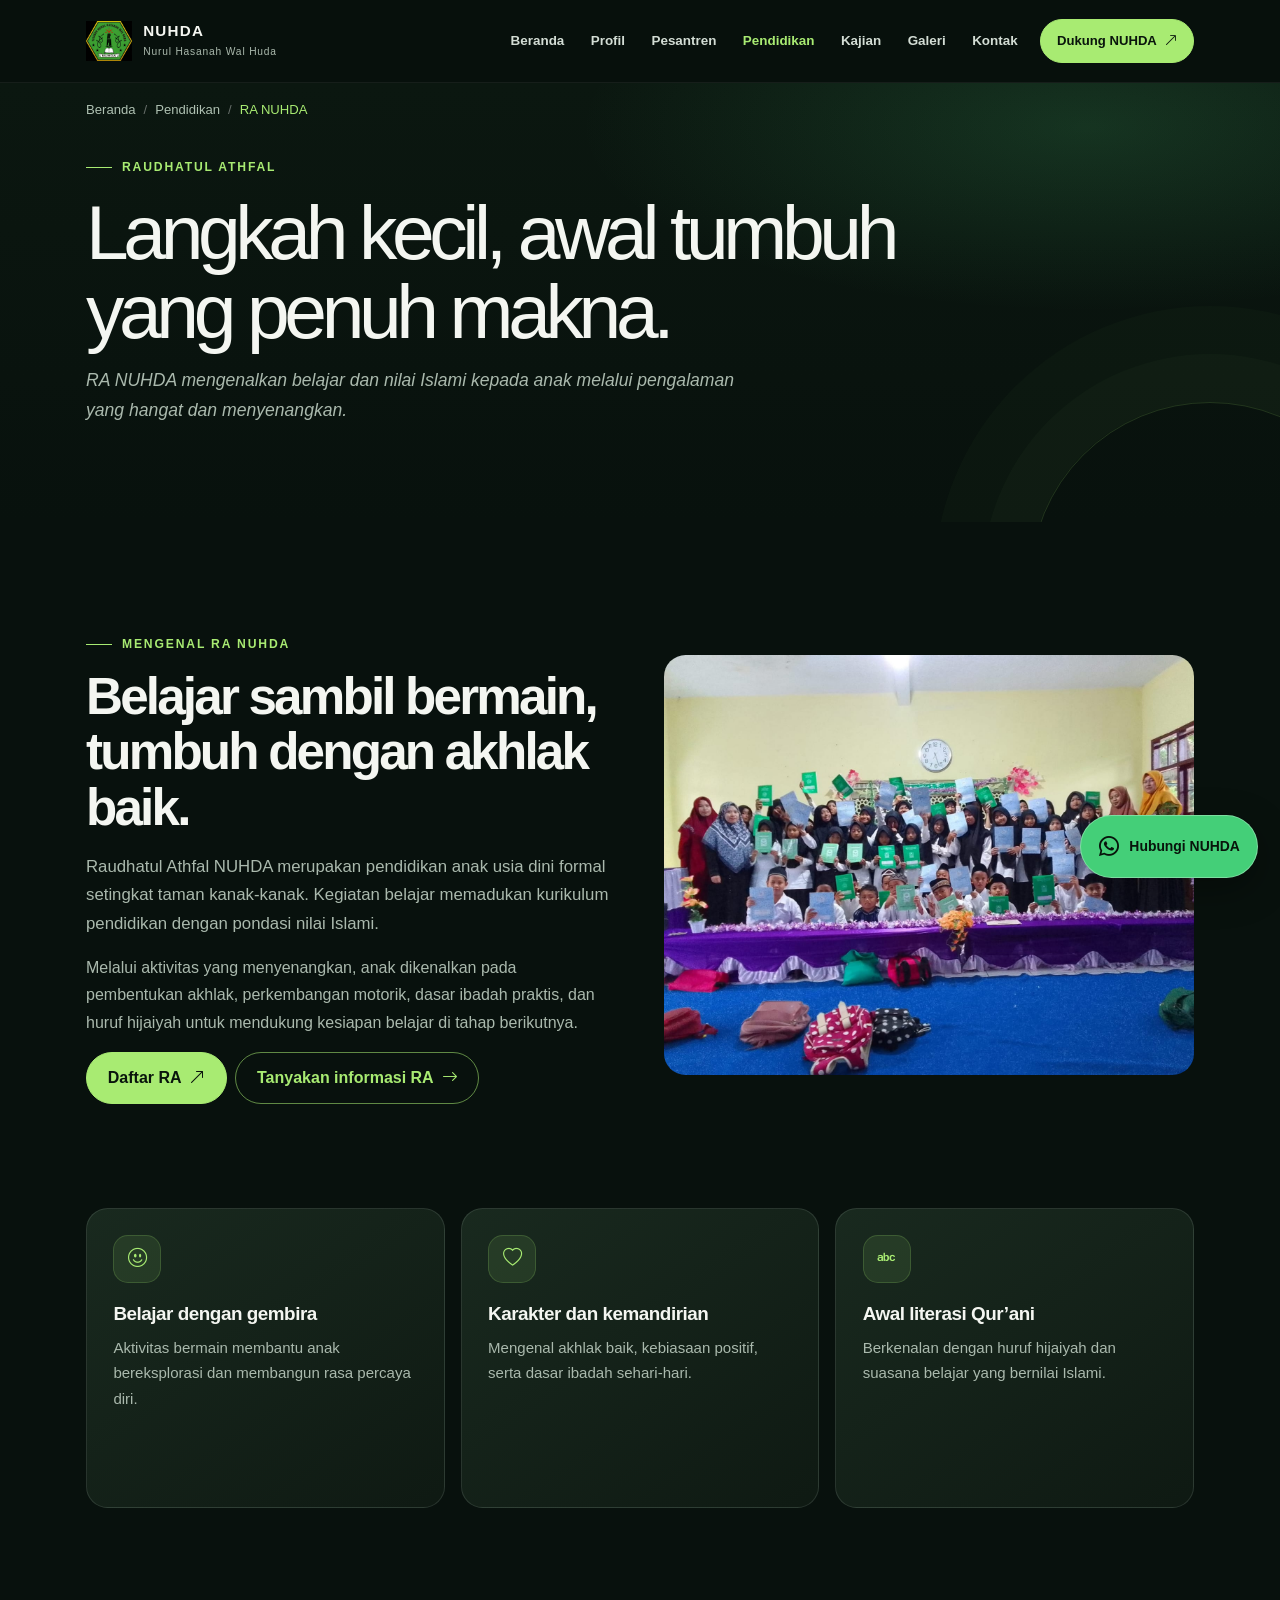
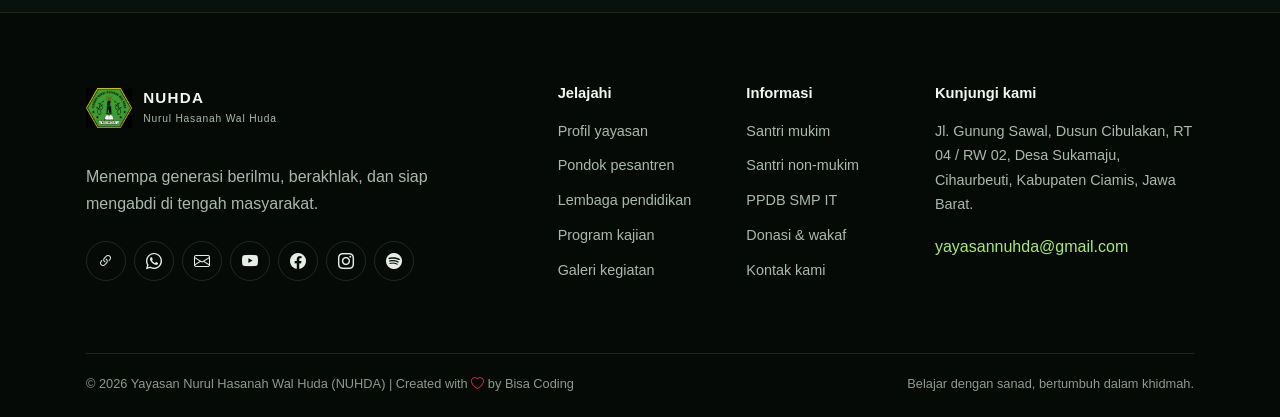
<file: pages/ra.html>
<!doctype html>
<html lang="id"><head><meta charset="utf-8"><meta name="viewport" content="width=device-width, initial-scale=1"><meta name="description" content="Raudhatul Athfal NUHDA, pendidikan usia dini dengan pondasi Islami dan pembelajaran yang menyenangkan."><title>RA NUHDA — Pendidikan Anak Usia Dini</title><link href="https://cdn.jsdelivr.net/npm/bootstrap@5.3.3/dist/css/bootstrap.min.css" rel="stylesheet"><link href="https://cdn.jsdelivr.net/npm/bootstrap-icons@1.11.3/font/bootstrap-icons.min.css" rel="stylesheet"><link href="../assets/css/site.css" rel="stylesheet"></head>
<body data-page="pendidikan"><header class="site-header" data-site-header></header><main>
  <section class="page-hero"><div class="container"><nav aria-label="breadcrumb"><ol class="breadcrumb"><li class="breadcrumb-item"><a href="../index.html">Beranda</a></li><li class="breadcrumb-item"><a href="pendidikan.html">Pendidikan</a></li><li class="breadcrumb-item active" aria-current="page">RA NUHDA</li></ol></nav><span class="eyebrow">Raudhatul Athfal</span><h1>Langkah kecil, awal tumbuh yang penuh makna.</h1><p>RA NUHDA mengenalkan belajar dan nilai Islami kepada anak melalui pengalaman yang hangat dan menyenangkan.</p></div></section>
  <section class="section-space"><div class="container"><div class="row g-5 align-items-center"><div class="col-lg-6"><span class="eyebrow">Mengenal RA NUHDA</span><h2 class="section-title">Belajar sambil bermain, tumbuh dengan akhlak baik.</h2><p class="section-intro">Raudhatul Athfal NUHDA merupakan pendidikan anak usia dini formal setingkat taman kanak-kanak. Kegiatan belajar memadukan kurikulum pendidikan dengan pondasi nilai Islami.</p><p class="text-muted">Melalui aktivitas yang menyenangkan, anak dikenalkan pada pembentukan akhlak, perkembangan motorik, dasar ibadah praktis, dan huruf hijaiyah untuk mendukung kesiapan belajar di tahap berikutnya.</p><div class="d-flex flex-wrap gap-2 mt-3"><a class="btn btn-primary-green" href="https://docs.google.com/forms/d/1VfueMe9PccQ7S1OT-O-76LsM9p8Sh7qcifhgc-lSShQ/edit?chromeless=1" target="_blank" rel="noopener noreferrer">Daftar RA <i class="bi bi-arrow-up-right ms-1"></i></a><a class="btn btn-outline-green" href="kontak.html">Tanyakan informasi RA <i class="bi bi-arrow-right ms-1"></i></a></div></div><div class="col-lg-6"><div class="photo-frame" style="height:420px"><img src="../assets/img/gallery/WhatsApp%20Image%202026-10-20%20at%2012.42.22%20(2).jpeg" alt="Suasana kegiatan pendidikan di lingkungan NUHDA" loading="lazy"></div></div></div></div></section>
  <section class="section-space pt-0"><div class="container"><div class="row g-3"><div class="col-md-4"><article class="surface-card"><span class="card-icon"><i class="bi bi-emoji-smile"></i></span><h3>Belajar dengan gembira</h3><p>Aktivitas bermain membantu anak bereksplorasi dan membangun rasa percaya diri.</p></article></div><div class="col-md-4"><article class="surface-card"><span class="card-icon"><i class="bi bi-heart"></i></span><h3>Karakter dan kemandirian</h3><p>Mengenal akhlak baik, kebiasaan positif, serta dasar ibadah sehari-hari.</p></article></div><div class="col-md-4"><article class="surface-card"><span class="card-icon"><i class="bi bi-alphabet"></i></span><h3>Awal literasi Qur’ani</h3><p>Berkenalan dengan huruf hijaiyah dan suasana belajar yang bernilai Islami.</p></article></div></div></div></section>
</main><div data-site-footer></div><script src="https://cdn.jsdelivr.net/npm/bootstrap@5.3.3/dist/js/bootstrap.bundle.min.js"></script><script src="../assets/js/main.js"></script></body></html>
</file>
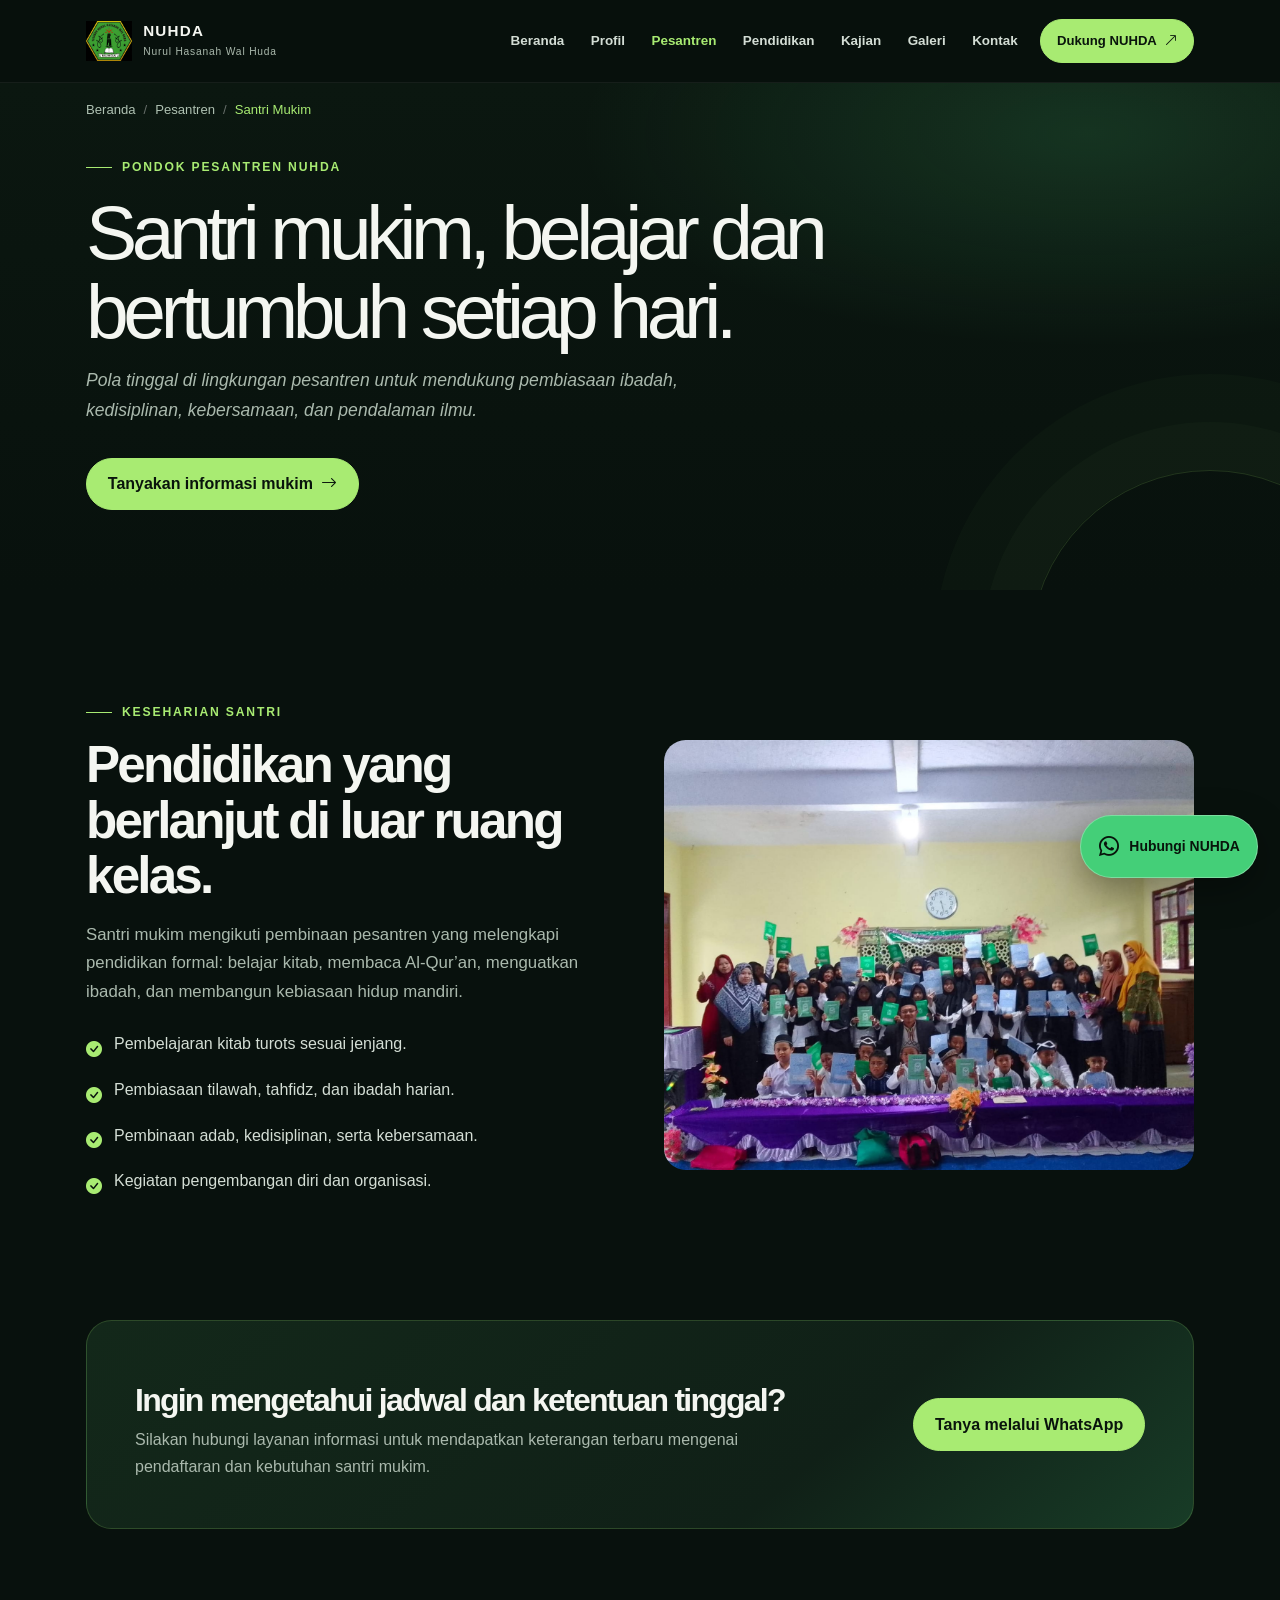
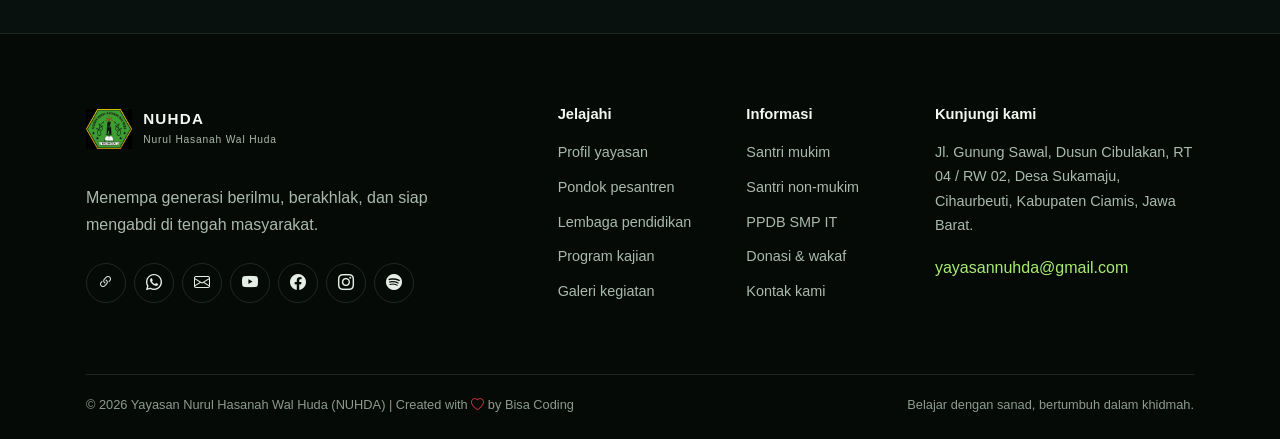
<file: pages/santri-mukim.html>
<!doctype html>
<html lang="id"><head><meta charset="utf-8"><meta name="viewport" content="width=device-width, initial-scale=1"><meta name="description" content="Informasi pembinaan santri mukim Pondok Pesantren NUHDA."><title>Santri Mukim — NUHDA</title><link href="https://cdn.jsdelivr.net/npm/bootstrap@5.3.3/dist/css/bootstrap.min.css" rel="stylesheet"><link href="https://cdn.jsdelivr.net/npm/bootstrap-icons@1.11.3/font/bootstrap-icons.min.css" rel="stylesheet"><link href="../assets/css/site.css" rel="stylesheet"></head>
<body data-page="pesantren"><header class="site-header" data-site-header></header><main>
  <section class="page-hero"><div class="container"><nav aria-label="breadcrumb"><ol class="breadcrumb"><li class="breadcrumb-item"><a href="../index.html">Beranda</a></li><li class="breadcrumb-item"><a href="pesantren.html">Pesantren</a></li><li class="breadcrumb-item active" aria-current="page">Santri Mukim</li></ol></nav><span class="eyebrow">Pondok Pesantren NUHDA</span><h1>Santri mukim, belajar dan bertumbuh setiap hari.</h1><p>Pola tinggal di lingkungan pesantren untuk mendukung pembiasaan ibadah, kedisiplinan, kebersamaan, dan pendalaman ilmu.</p><a class="btn btn-primary-green mt-3" href="kontak.html">Tanyakan informasi mukim <i class="bi bi-arrow-right ms-1"></i></a></div></section>
  <section class="section-space"><div class="container"><div class="row g-5 align-items-center"><div class="col-lg-6"><span class="eyebrow">Keseharian santri</span><h2 class="section-title">Pendidikan yang berlanjut di luar ruang kelas.</h2><p class="section-intro">Santri mukim mengikuti pembinaan pesantren yang melengkapi pendidikan formal: belajar kitab, membaca Al-Qur’an, menguatkan ibadah, dan membangun kebiasaan hidup mandiri.</p><ul class="list-check mt-4"><li><i class="bi bi-check-circle-fill"></i><span>Pembelajaran kitab turots sesuai jenjang.</span></li><li><i class="bi bi-check-circle-fill"></i><span>Pembiasaan tilawah, tahfidz, dan ibadah harian.</span></li><li><i class="bi bi-check-circle-fill"></i><span>Pembinaan adab, kedisiplinan, serta kebersamaan.</span></li><li><i class="bi bi-check-circle-fill"></i><span>Kegiatan pengembangan diri dan organisasi.</span></li></ul></div><div class="col-lg-6"><div class="photo-frame" style="height:430px"><img src="../assets/img/gallery/WhatsApp%20Image%202026-10-20%20at%2012.42.23.jpeg" alt="Santri NUHDA menjalani kegiatan bersama" loading="lazy"></div></div></div></div></section>
  <section class="section-space pt-0"><div class="container"><div class="accent-panel"><div class="row align-items-center g-4"><div class="col-lg-8"><h2 class="section-title fs-2 mb-2">Ingin mengetahui jadwal dan ketentuan tinggal?</h2><p class="text-muted mb-0">Silakan hubungi layanan informasi untuk mendapatkan keterangan terbaru mengenai pendaftaran dan kebutuhan santri mukim.</p></div><div class="col-lg-4 text-lg-end"><a class="btn btn-primary-green" href="https://wa.me/6282115499505" target="_blank" rel="noopener noreferrer">Tanya melalui WhatsApp</a></div></div></div></div></section>
</main><div data-site-footer></div><script src="https://cdn.jsdelivr.net/npm/bootstrap@5.3.3/dist/js/bootstrap.bundle.min.js"></script><script src="../assets/js/main.js"></script></body></html>
</file>
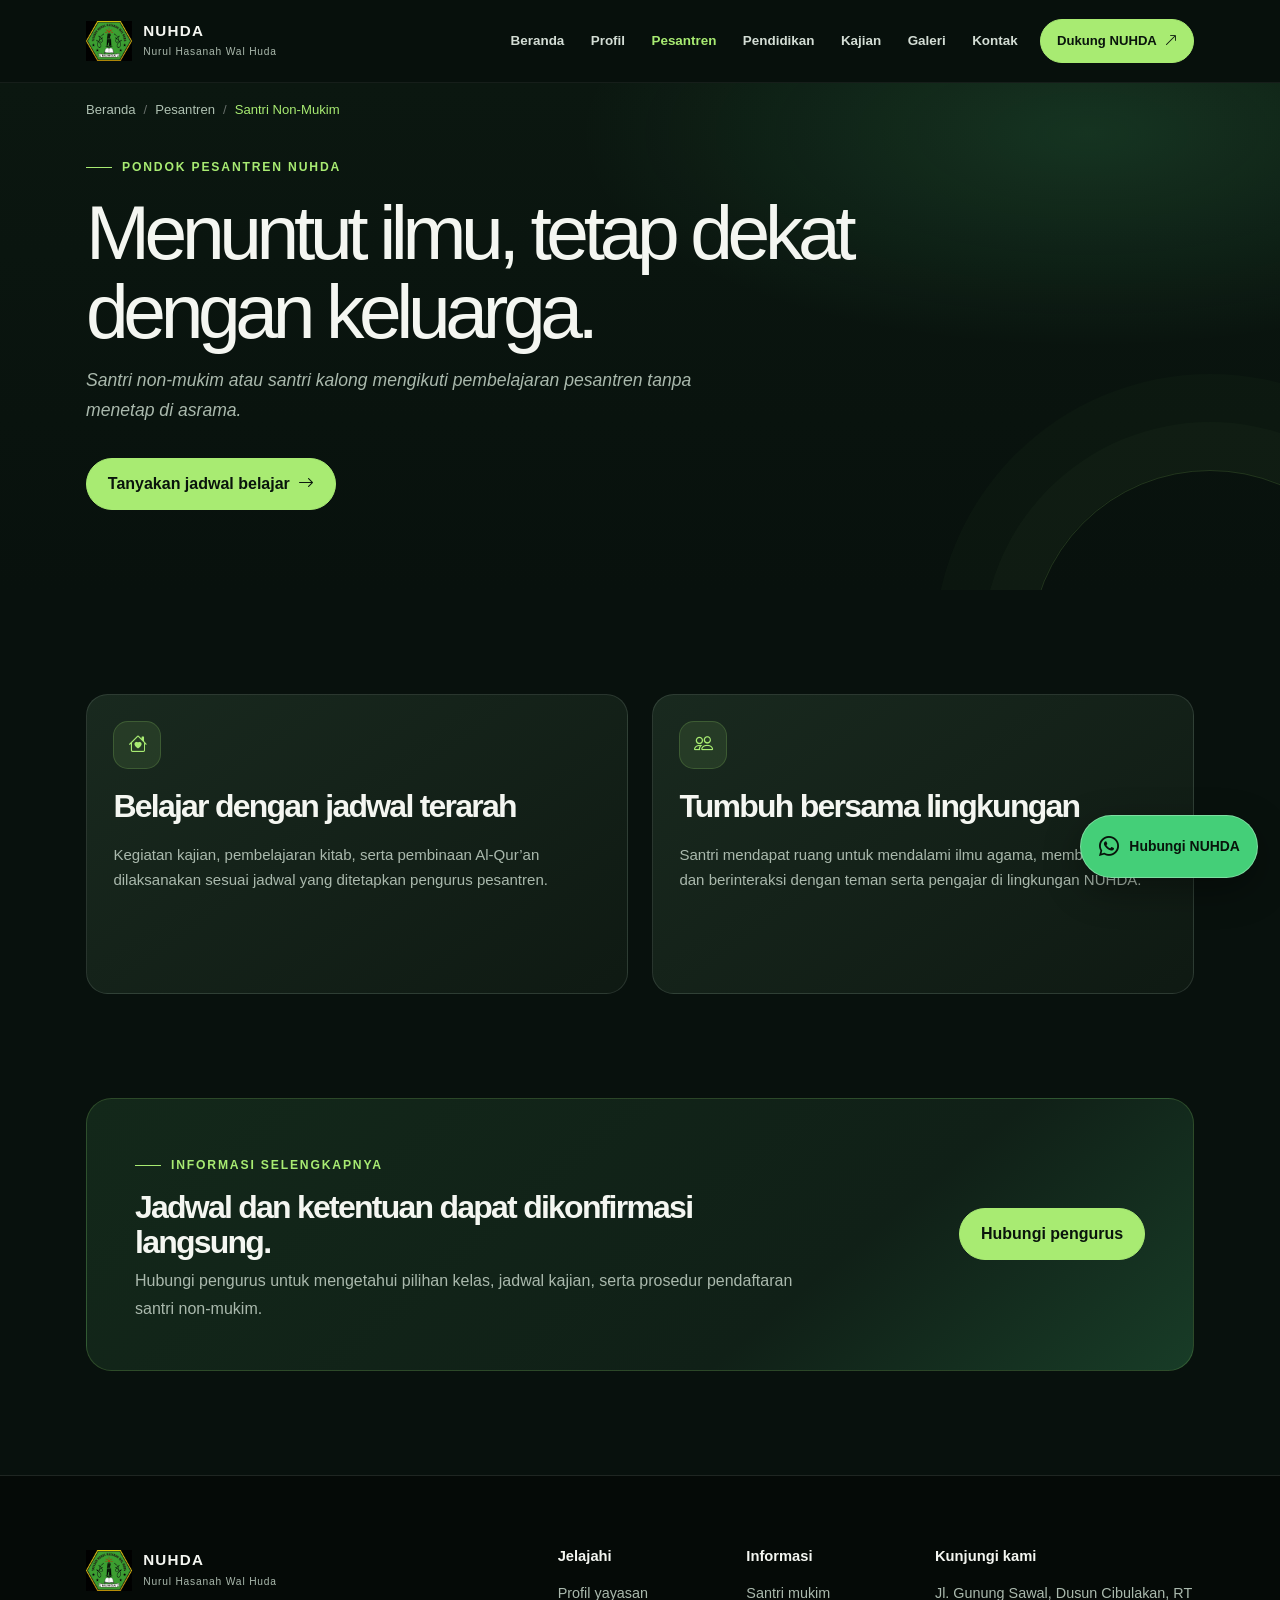
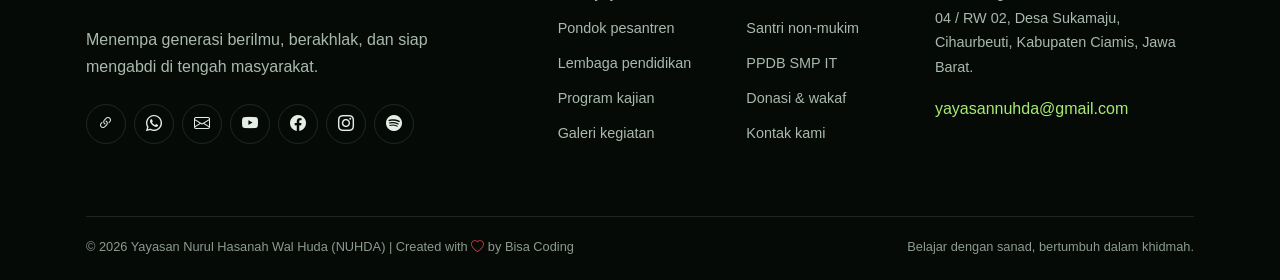
<file: pages/santri-non-mukim.html>
<!doctype html>
<html lang="id"><head><meta charset="utf-8"><meta name="viewport" content="width=device-width, initial-scale=1"><meta name="description" content="Informasi pembinaan santri non-mukim atau santri kalong di Pondok Pesantren NUHDA."><title>Santri Non-Mukim — NUHDA</title><link href="https://cdn.jsdelivr.net/npm/bootstrap@5.3.3/dist/css/bootstrap.min.css" rel="stylesheet"><link href="https://cdn.jsdelivr.net/npm/bootstrap-icons@1.11.3/font/bootstrap-icons.min.css" rel="stylesheet"><link href="../assets/css/site.css" rel="stylesheet"></head>
<body data-page="pesantren"><header class="site-header" data-site-header></header><main>
  <section class="page-hero"><div class="container"><nav aria-label="breadcrumb"><ol class="breadcrumb"><li class="breadcrumb-item"><a href="../index.html">Beranda</a></li><li class="breadcrumb-item"><a href="pesantren.html">Pesantren</a></li><li class="breadcrumb-item active" aria-current="page">Santri Non-Mukim</li></ol></nav><span class="eyebrow">Pondok Pesantren NUHDA</span><h1>Menuntut ilmu, tetap dekat dengan keluarga.</h1><p>Santri non-mukim atau santri kalong mengikuti pembelajaran pesantren tanpa menetap di asrama.</p><a class="btn btn-primary-green mt-3" href="kontak.html">Tanyakan jadwal belajar <i class="bi bi-arrow-right ms-1"></i></a></div></section>
  <section class="section-space"><div class="container"><div class="row g-4"><div class="col-lg-6"><article class="surface-card"><span class="card-icon"><i class="bi bi-house-heart"></i></span><h2 class="section-title fs-2">Belajar dengan jadwal terarah</h2><p>Kegiatan kajian, pembelajaran kitab, serta pembinaan Al-Qur’an dilaksanakan sesuai jadwal yang ditetapkan pengurus pesantren.</p></article></div><div class="col-lg-6"><article class="surface-card"><span class="card-icon"><i class="bi bi-people"></i></span><h2 class="section-title fs-2">Tumbuh bersama lingkungan</h2><p>Santri mendapat ruang untuk mendalami ilmu agama, membangun adab, dan berinteraksi dengan teman serta pengajar di lingkungan NUHDA.</p></article></div></div></div></section>
  <section class="section-space pt-0"><div class="container"><div class="accent-panel"><div class="row align-items-center g-4"><div class="col-lg-8"><span class="eyebrow">Informasi selengkapnya</span><h2 class="section-title fs-2 mb-2">Jadwal dan ketentuan dapat dikonfirmasi langsung.</h2><p class="text-muted mb-0">Hubungi pengurus untuk mengetahui pilihan kelas, jadwal kajian, serta prosedur pendaftaran santri non-mukim.</p></div><div class="col-lg-4 text-lg-end"><a class="btn btn-primary-green" href="https://wa.me/6282115499505" target="_blank" rel="noopener noreferrer">Hubungi pengurus</a></div></div></div></div></section>
</main><div data-site-footer></div><script src="https://cdn.jsdelivr.net/npm/bootstrap@5.3.3/dist/js/bootstrap.bundle.min.js"></script><script src="../assets/js/main.js"></script></body></html>
</file>
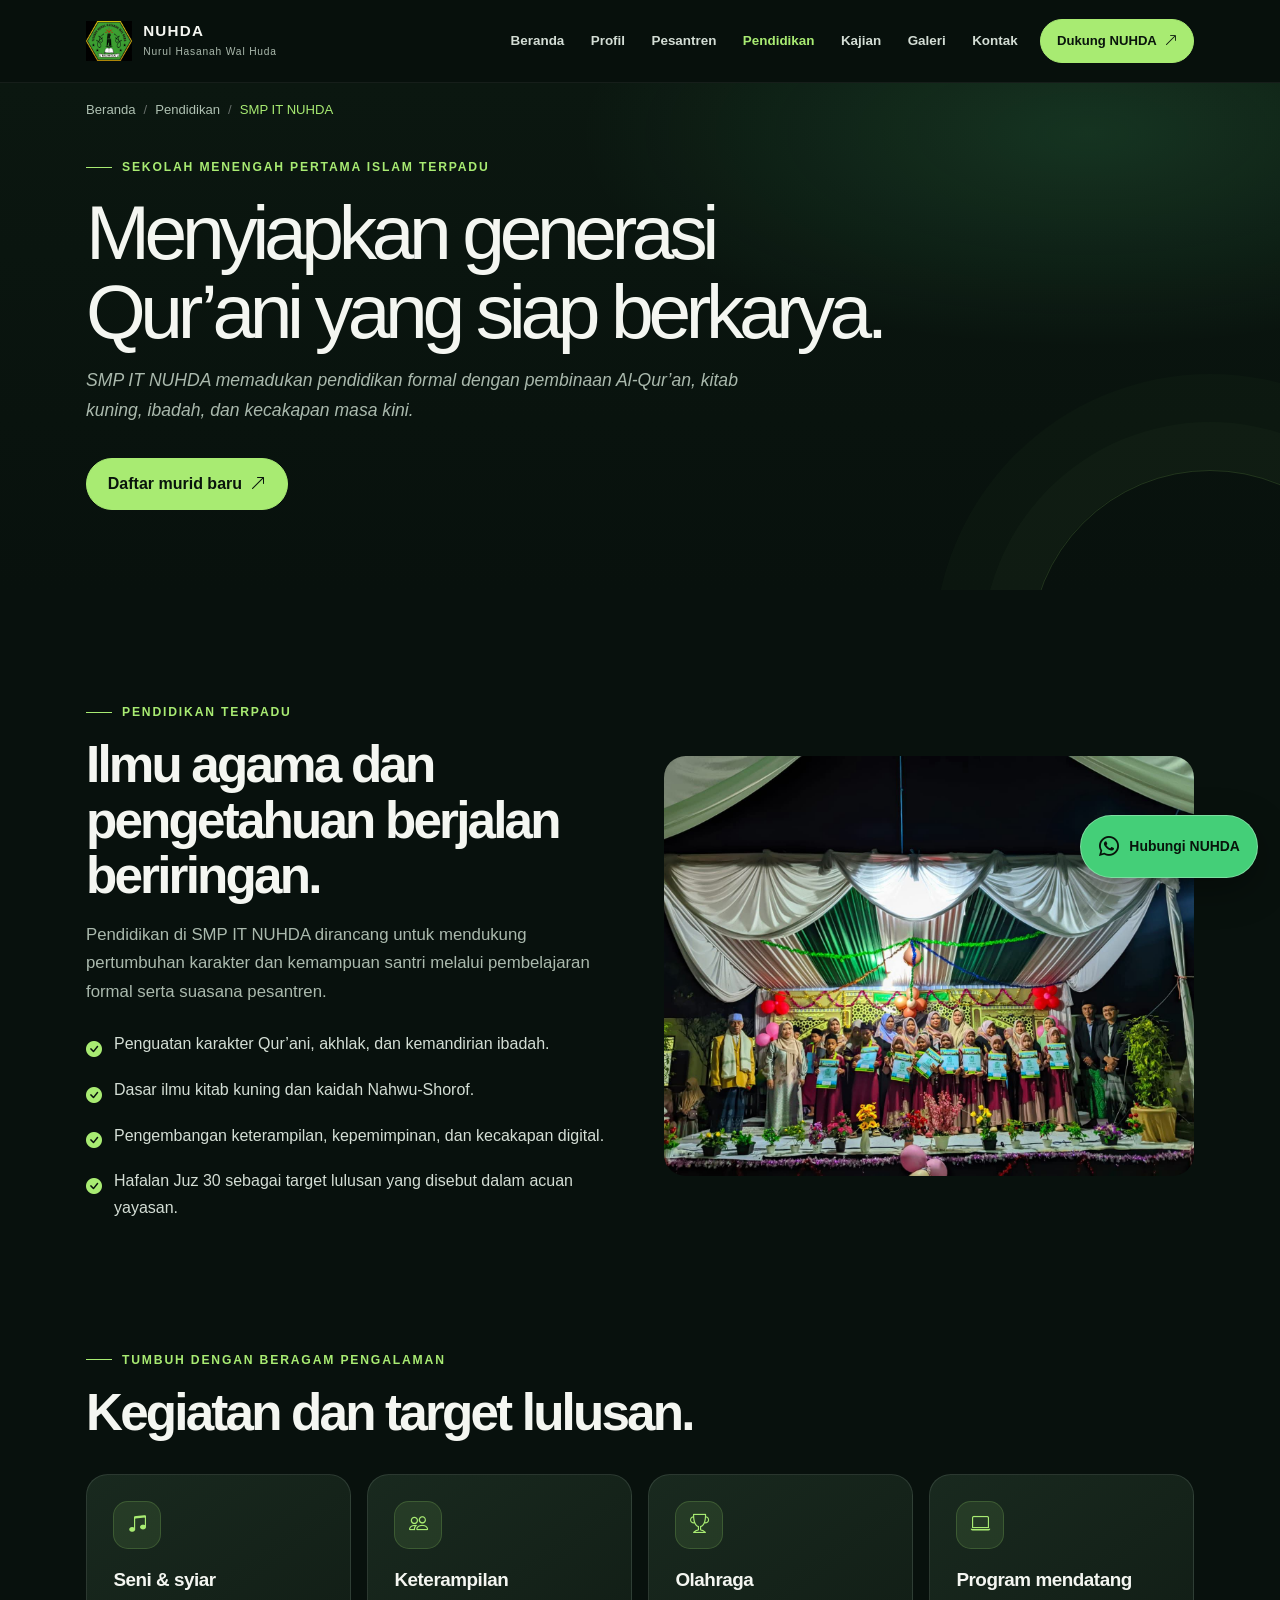
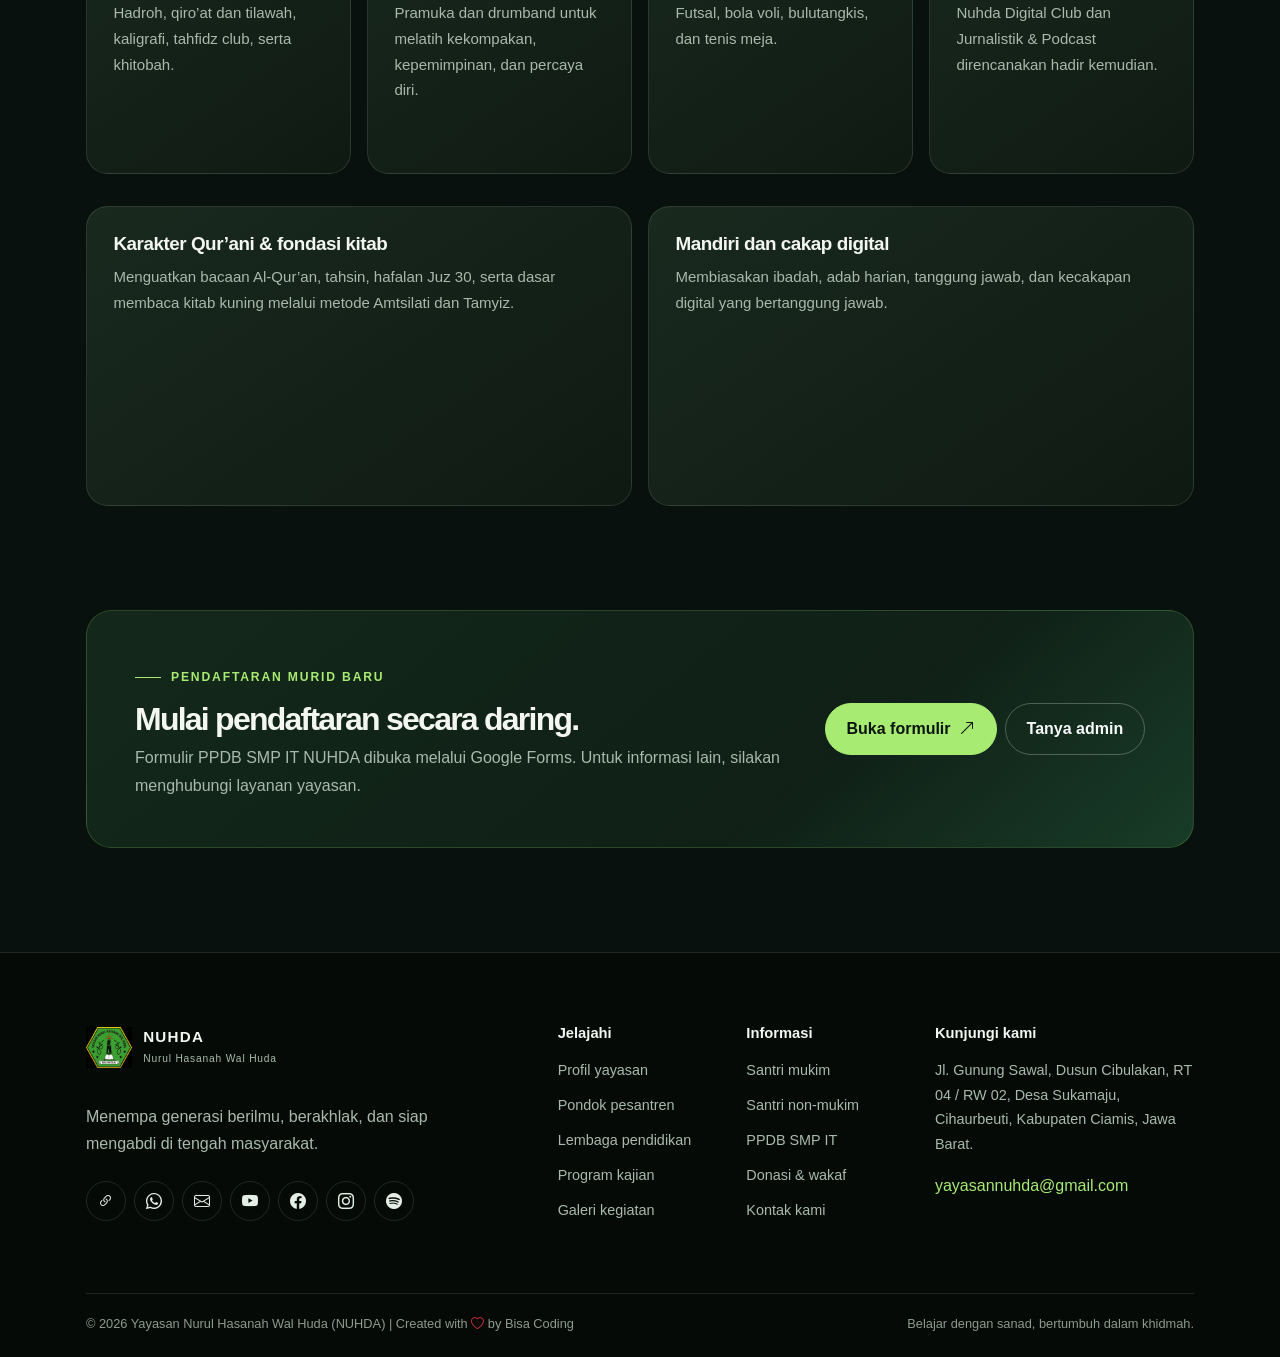
<file: pages/smp-it.html>
<!doctype html>
<html lang="id"><head><meta charset="utf-8"><meta name="viewport" content="width=device-width, initial-scale=1"><meta name="description" content="SMP IT NUHDA memadukan pendidikan formal, Al-Qur’an, kitab kuning, dan pengembangan karakter."><title>SMP IT NUHDA — PPDB</title><link href="https://cdn.jsdelivr.net/npm/bootstrap@5.3.3/dist/css/bootstrap.min.css" rel="stylesheet"><link href="https://cdn.jsdelivr.net/npm/bootstrap-icons@1.11.3/font/bootstrap-icons.min.css" rel="stylesheet"><link href="../assets/css/site.css" rel="stylesheet"></head>
<body data-page="pendidikan"><header class="site-header" data-site-header></header><main>
  <section class="page-hero"><div class="container"><nav aria-label="breadcrumb"><ol class="breadcrumb"><li class="breadcrumb-item"><a href="../index.html">Beranda</a></li><li class="breadcrumb-item"><a href="pendidikan.html">Pendidikan</a></li><li class="breadcrumb-item active" aria-current="page">SMP IT NUHDA</li></ol></nav><span class="eyebrow">Sekolah Menengah Pertama Islam Terpadu</span><h1>Menyiapkan generasi Qur’ani yang siap berkarya.</h1><p>SMP IT NUHDA memadukan pendidikan formal dengan pembinaan Al-Qur’an, kitab kuning, ibadah, dan kecakapan masa kini.</p><a class="btn btn-primary-green mt-3" href="https://docs.google.com/forms/d/e/1FAIpQLSdD_iq2Guu_3qUy7nrTUKquyQAvPeMCPxiFYyn03ZFyTXqx8Q/viewform" target="_blank" rel="noopener noreferrer">Daftar murid baru <i class="bi bi-arrow-up-right ms-1"></i></a></div></section>
  <section class="section-space"><div class="container"><div class="row g-5 align-items-center"><div class="col-lg-6"><span class="eyebrow">Pendidikan terpadu</span><h2 class="section-title">Ilmu agama dan pengetahuan berjalan beriringan.</h2><p class="section-intro">Pendidikan di SMP IT NUHDA dirancang untuk mendukung pertumbuhan karakter dan kemampuan santri melalui pembelajaran formal serta suasana pesantren.</p><ul class="list-check mt-4"><li><i class="bi bi-check-circle-fill"></i><span>Penguatan karakter Qur’ani, akhlak, dan kemandirian ibadah.</span></li><li><i class="bi bi-check-circle-fill"></i><span>Dasar ilmu kitab kuning dan kaidah Nahwu-Shorof.</span></li><li><i class="bi bi-check-circle-fill"></i><span>Pengembangan keterampilan, kepemimpinan, dan kecakapan digital.</span></li><li><i class="bi bi-check-circle-fill"></i><span>Hafalan Juz 30 sebagai target lulusan yang disebut dalam acuan yayasan.</span></li></ul></div><div class="col-lg-6"><div class="photo-frame" style="height:420px"><img src="../assets/img/gallery/WhatsApp%20Image%202026-10-20%20at%2012.42.23%20(2).jpeg" alt="Santri bersama pengajar pada kegiatan pendidikan" loading="lazy"></div></div></div></div></section>
  <section class="section-space pt-0"><div class="container"><span class="eyebrow">Tumbuh dengan beragam pengalaman</span><h2 class="section-title">Kegiatan dan target lulusan.</h2><div class="row g-3 mt-2">
    <div class="col-md-6 col-lg-3"><article class="surface-card"><span class="card-icon"><i class="bi bi-music-note-beamed"></i></span><h3>Seni & syiar</h3><p>Hadroh, qiro’at dan tilawah, kaligrafi, tahfidz club, serta khitobah.</p></article></div>
    <div class="col-md-6 col-lg-3"><article class="surface-card"><span class="card-icon"><i class="bi bi-people"></i></span><h3>Keterampilan</h3><p>Pramuka dan drumband untuk melatih kekompakan, kepemimpinan, dan percaya diri.</p></article></div>
    <div class="col-md-6 col-lg-3"><article class="surface-card"><span class="card-icon"><i class="bi bi-trophy"></i></span><h3>Olahraga</h3><p>Futsal, bola voli, bulutangkis, dan tenis meja.</p></article></div>
    <div class="col-md-6 col-lg-3"><article class="surface-card"><span class="card-icon"><i class="bi bi-laptop"></i></span><h3>Program mendatang</h3><p>Nuhda Digital Club dan Jurnalistik & Podcast direncanakan hadir kemudian.</p></article></div>
  </div><div class="row g-3 mt-3">
    <div class="col-md-6"><article class="surface-card"><h3>Karakter Qur’ani & fondasi kitab</h3><p>Menguatkan bacaan Al-Qur’an, tahsin, hafalan Juz 30, serta dasar membaca kitab kuning melalui metode Amtsilati dan Tamyiz.</p></article></div>
    <div class="col-md-6"><article class="surface-card"><h3>Mandiri dan cakap digital</h3><p>Membiasakan ibadah, adab harian, tanggung jawab, dan kecakapan digital yang bertanggung jawab.</p></article></div>
  </div></div></section>
  <section class="section-space pt-0"><div class="container"><div class="accent-panel"><div class="row align-items-center g-4"><div class="col-lg-8"><span class="eyebrow">Pendaftaran murid baru</span><h2 class="section-title fs-2 mb-2">Mulai pendaftaran secara daring.</h2><p class="text-muted mb-0">Formulir PPDB SMP IT NUHDA dibuka melalui Google Forms. Untuk informasi lain, silakan menghubungi layanan yayasan.</p></div><div class="col-lg-4 d-flex flex-wrap gap-2 justify-content-lg-end"><a class="btn btn-primary-green" href="https://docs.google.com/forms/d/e/1FAIpQLSdD_iq2Guu_3qUy7nrTUKquyQAvPeMCPxiFYyn03ZFyTXqx8Q/viewform" target="_blank" rel="noopener noreferrer">Buka formulir <i class="bi bi-arrow-up-right ms-1"></i></a><a class="btn btn-outline-light" href="kontak.html">Tanya admin</a></div></div></div></div></section>
</main><div data-site-footer></div><script src="https://cdn.jsdelivr.net/npm/bootstrap@5.3.3/dist/js/bootstrap.bundle.min.js"></script><script src="../assets/js/main.js"></script></body></html>
</file>
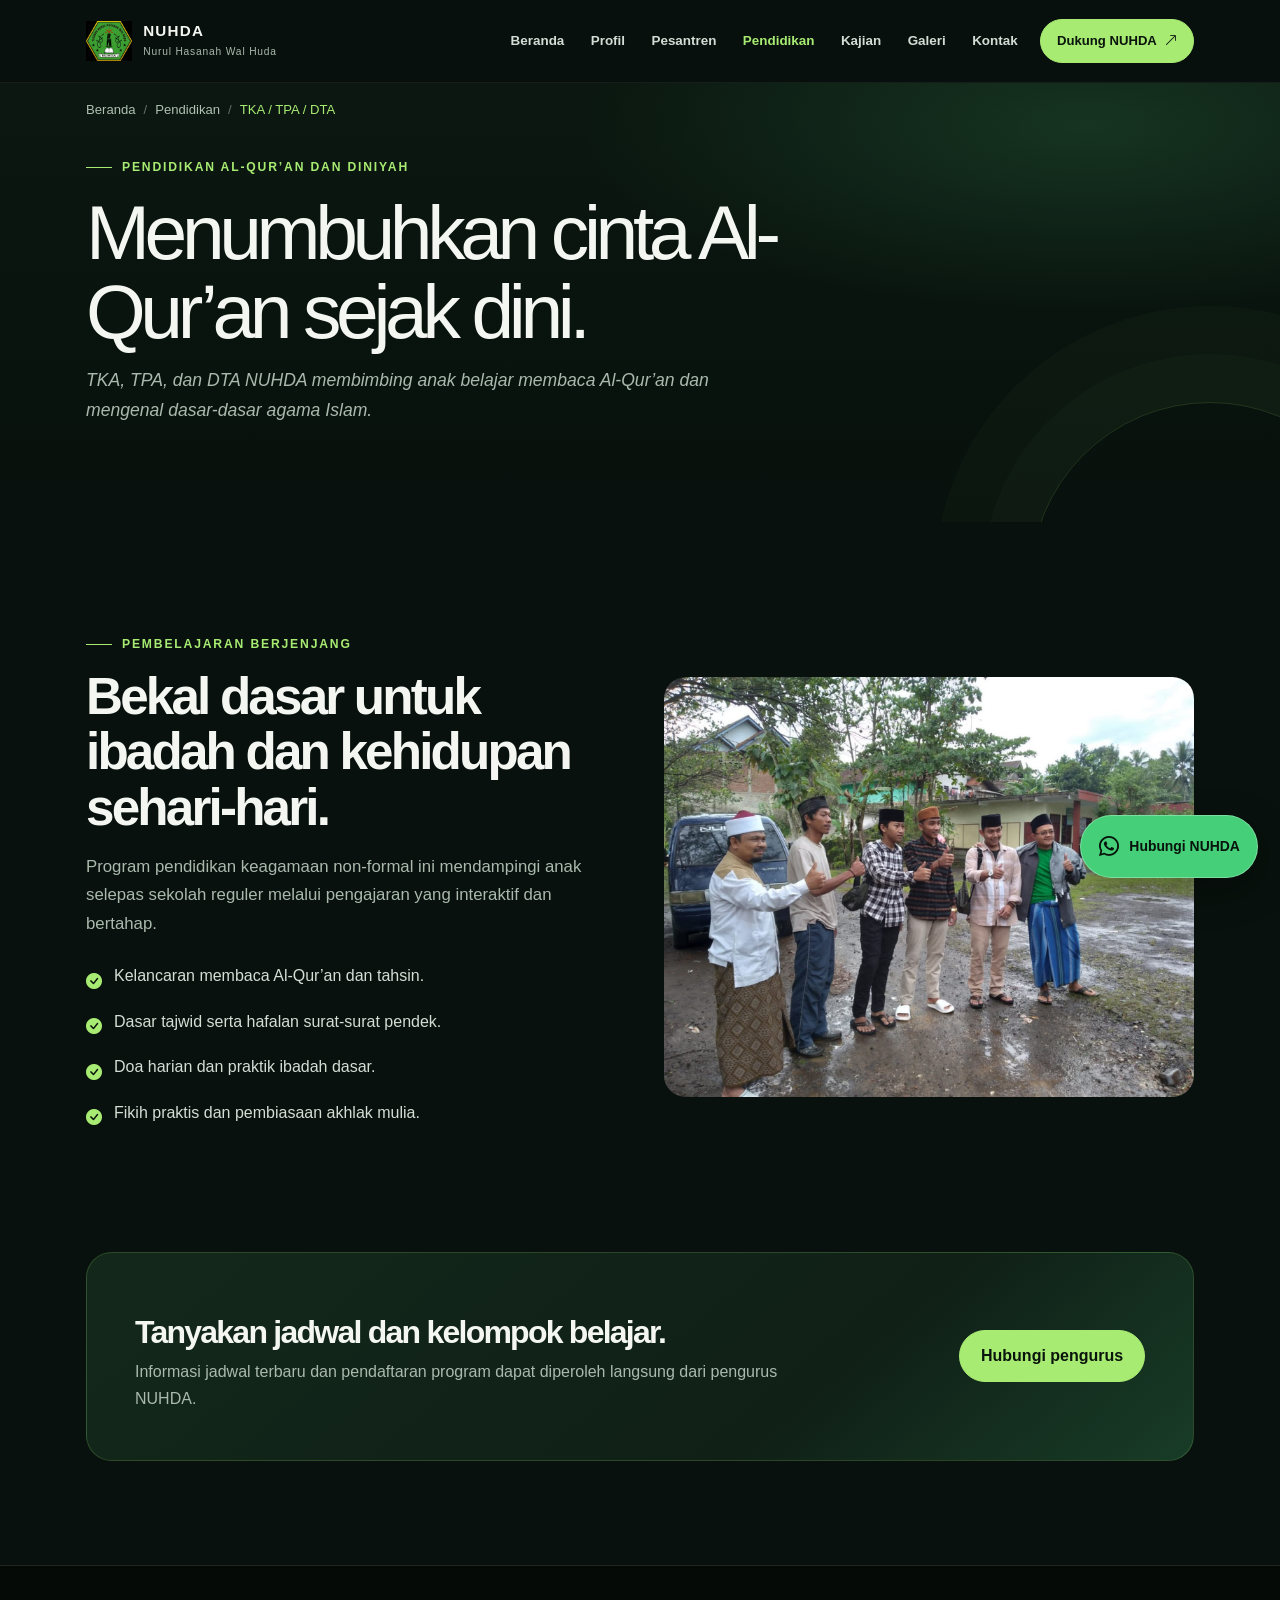
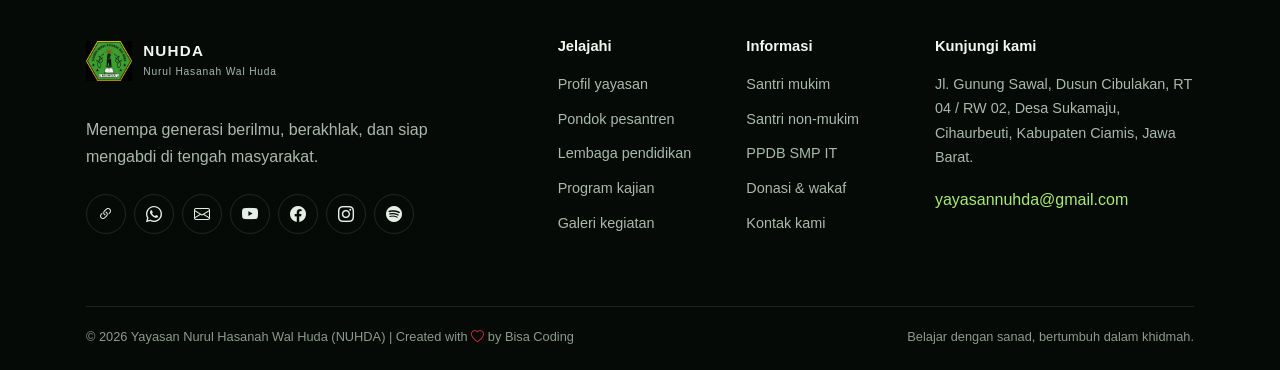
<file: pages/tka-tpa-dta.html>
<!doctype html>
<html lang="id"><head><meta charset="utf-8"><meta name="viewport" content="width=device-width, initial-scale=1"><meta name="description" content="Program TKA, TPA, dan DTA NUHDA untuk pembelajaran Al-Qur’an dan dasar ilmu agama."><title>TKA / TPA / DTA — NUHDA</title><link href="https://cdn.jsdelivr.net/npm/bootstrap@5.3.3/dist/css/bootstrap.min.css" rel="stylesheet"><link href="https://cdn.jsdelivr.net/npm/bootstrap-icons@1.11.3/font/bootstrap-icons.min.css" rel="stylesheet"><link href="../assets/css/site.css" rel="stylesheet"></head>
<body data-page="pendidikan"><header class="site-header" data-site-header></header><main>
  <section class="page-hero"><div class="container"><nav aria-label="breadcrumb"><ol class="breadcrumb"><li class="breadcrumb-item"><a href="../index.html">Beranda</a></li><li class="breadcrumb-item"><a href="pendidikan.html">Pendidikan</a></li><li class="breadcrumb-item active" aria-current="page">TKA / TPA / DTA</li></ol></nav><span class="eyebrow">Pendidikan Al-Qur’an dan diniyah</span><h1>Menumbuhkan cinta Al-Qur’an sejak dini.</h1><p>TKA, TPA, dan DTA NUHDA membimbing anak belajar membaca Al-Qur’an dan mengenal dasar-dasar agama Islam.</p></div></section>
  <section class="section-space"><div class="container"><div class="row g-5 align-items-center"><div class="col-lg-6"><span class="eyebrow">Pembelajaran berjenjang</span><h2 class="section-title">Bekal dasar untuk ibadah dan kehidupan sehari-hari.</h2><p class="section-intro">Program pendidikan keagamaan non-formal ini mendampingi anak selepas sekolah reguler melalui pengajaran yang interaktif dan bertahap.</p><ul class="list-check mt-4"><li><i class="bi bi-check-circle-fill"></i><span>Kelancaran membaca Al-Qur’an dan tahsin.</span></li><li><i class="bi bi-check-circle-fill"></i><span>Dasar tajwid serta hafalan surat-surat pendek.</span></li><li><i class="bi bi-check-circle-fill"></i><span>Doa harian dan praktik ibadah dasar.</span></li><li><i class="bi bi-check-circle-fill"></i><span>Fikih praktis dan pembiasaan akhlak mulia.</span></li></ul></div><div class="col-lg-6"><div class="photo-frame" style="height:420px"><img src="../assets/img/gallery/WhatsApp%20Image%202026-10-20%20at%2012.42.22.jpeg" alt="Anak-anak belajar bersama dalam kegiatan NUHDA" loading="lazy"></div></div></div></div></section>
  <section class="section-space pt-0"><div class="container"><div class="accent-panel"><div class="row align-items-center g-4"><div class="col-lg-8"><h2 class="section-title fs-2 mb-2">Tanyakan jadwal dan kelompok belajar.</h2><p class="text-muted mb-0">Informasi jadwal terbaru dan pendaftaran program dapat diperoleh langsung dari pengurus NUHDA.</p></div><div class="col-lg-4 text-lg-end"><a class="btn btn-primary-green" href="https://wa.me/6282115499505" target="_blank" rel="noopener noreferrer">Hubungi pengurus</a></div></div></div></div></section>
</main><div data-site-footer></div><script src="https://cdn.jsdelivr.net/npm/bootstrap@5.3.3/dist/js/bootstrap.bundle.min.js"></script><script src="../assets/js/main.js"></script></body></html>
</file>
<file: assets/css/site.css>
:root {
  --ink: #08110d;
  --ink-soft: #101b15;
  --surface: #15231b;
  --surface-light: #1b2c21;
  --line: rgba(220, 239, 224, 0.12);
  --text: #f4f6f1;
  --muted: #aab9ad;
  --green: #a8eb72;
  --green-strong: #4cc576;
  --green-dark: #173d2b;
  --cream: #e6eadf;
  --radius: 1.35rem;
  --shadow: 0 24px 70px rgba(0, 0, 0, 0.26);
}

* {
  box-sizing: border-box;
}
html {
  scroll-behavior: smooth;
  overflow-x: clip;
}
body {
  background: var(--ink);
  color: var(--text);
  font-family: Inter, "Segoe UI", Arial, sans-serif;
  line-height: 1.7;
  -webkit-font-smoothing: antialiased;
  overflow-x: clip;
}
::selection {
  background: var(--green);
  color: var(--ink);
}
a {
  color: inherit;
  text-decoration: none;
}
a:hover {
  color: var(--green);
}
img {
  max-width: 100%;
}
.text-muted {
  color: var(--muted) !important;
}
.text-green {
  color: var(--green) !important;
}
.text-uppercase {
  letter-spacing: 0.14em;
}
.section-space {
  padding: 6.5rem 0;
}
.section-space-sm {
  padding: 4.5rem 0;
}
.container {
  --bs-gutter-x: 2rem;
}
.eyebrow {
  display: inline-flex;
  align-items: center;
  gap: 0.65rem;
  color: var(--green);
  font-size: 0.76rem;
  font-weight: 750;
  letter-spacing: 0.15em;
  text-transform: uppercase;
}
.eyebrow::before {
  content: "";
  width: 1.6rem;
  height: 1px;
  background: currentColor;
}
.section-title {
  max-width: 760px;
  margin: 0.9rem 0 1.1rem;
  font-size: clamp(2rem, 4vw, 3.6rem);
  font-weight: 700;
  letter-spacing: -0.055em;
  line-height: 1.08;
}
.section-intro {
  max-width: 650px;
  color: var(--muted);
  font-size: 1.05rem;
}
.display-title {
  font-size: clamp(3rem, 7.5vw, 6.6rem);
  line-height: 0.98;
  letter-spacing: -0.075em;
  font-weight: 750;
}
.btn {
  border-radius: 999px;
  padding: 0.82rem 1.3rem;
  font-weight: 700;
  transition:
    transform 0.2s ease,
    background 0.2s ease;
}
.btn:hover {
  transform: translateY(-2px);
}
.btn-primary-green {
  color: #09140c;
  background: var(--green);
  border: 1px solid var(--green);
}
.btn-primary-green:hover,
.btn-primary-green:focus {
  color: #09140c;
  background: #bdf68e;
  border-color: #bdf68e;
}
.btn-outline-light {
  border-color: rgba(255, 255, 255, 0.26);
}
.btn-outline-light:hover {
  background: rgba(255, 255, 255, 0.08);
  border-color: rgba(255, 255, 255, 0.6);
  color: white;
}
.btn-outline-green {
  border: 1px solid rgba(168, 235, 114, 0.55);
  color: var(--green);
}
.btn-outline-green:hover {
  background: var(--green);
  color: var(--ink);
}
.site-header {
  position: sticky;
  top: 0;
  z-index: 1000;
  background: rgba(8, 17, 13, 0.89);
  border-bottom: 1px solid rgba(255, 255, 255, 0.06);
  backdrop-filter: blur(18px);
}
.navbar {
  min-height: 82px;
}
.navbar-brand {
  display: inline-flex;
  gap: 0.7rem;
  align-items: center;
  color: var(--text);
}
.brand-logo {
  display: block;
  width: 46px;
  height: 46px;
  flex: 0 0 46px;
  object-fit: contain;
}
.brand-name {
  display: block;
  font-size: 0.95rem;
  font-weight: 800;
  letter-spacing: 0.08em;
  line-height: 1.15;
  color: var(--text);
}
.brand-name:hover {
  color: var(--green) !important;
}
.brand-sub {
  display: block;
  margin-top: 0.24rem;
  color: var(--muted);
  font-size: 0.64rem;
  letter-spacing: 0.08em;
}
.navbar-nav {
  gap: 0.15rem;
}
.navbar-nav .nav-link {
  padding: 0.65rem 0.75rem !important;
  color: #d3ddd5;
  font-size: 0.84rem;
  font-weight: 600;
}
.navbar-nav .nav-link:hover,
.navbar-nav .nav-link.active,
.navbar-nav .show > .nav-link {
  color: var(--green);
}
.dropdown-menu {
  padding: 0.55rem;
  background: var(--surface);
  border: 1px solid var(--line);
  border-radius: 0.9rem;
  box-shadow: var(--shadow);
}
.dropdown-item {
  padding: 0.7rem 0.85rem;
  color: #e2e9e3;
  border-radius: 0.55rem;
  font-size: 0.88rem;
}
.dropdown-item:hover,
.dropdown-item.active {
  color: var(--green);
  background: rgba(168, 235, 114, 0.09);
}
.navbar-toggler {
  border-color: var(--line);
  box-shadow: none !important;
}
.navbar-toggler-icon {
  filter: invert(1);
}
.nav-cta {
  font-size: 0.82rem;
  padding: 0.7rem 1rem;
}
.page-hero {
  position: relative;
  overflow: hidden;
  padding: 1rem 0 5rem;
  background:
    radial-gradient(
      ellipse at 85% 10%,
      rgba(76, 197, 118, 0.17),
      transparent 33%
    ),
    linear-gradient(180deg, #0b1710, var(--ink));
}
.page-hero::after {
  position: absolute;
  content: "";
  width: 360px;
  height: 360px;
  right: -110px;
  bottom: -240px;
  border: 1px solid rgba(168, 235, 114, 0.16);
  border-radius: 50%;
  box-shadow:
    0 0 0 48px rgba(168, 235, 114, 0.025),
    0 0 0 96px rgba(168, 235, 114, 0.02);
}
.page-hero .container {
  position: relative;
  z-index: 1;
}
.page-hero h1 {
  max-width: 850px;
  margin: 1rem 0;
  font-size: clamp(2.7rem, 6vw, 5.4rem);
  letter-spacing: -0.07em;
  line-height: 1.02;
}
.page-hero p {
  max-width: 670px;
  color: var(--muted);
  font-size: 1.1rem;
  font-style: italic;
}
.hero {
  min-height: min(760px, calc(100vh - 82px));
  display: flex;
  align-items: flex-start;
  position: relative;
  isolation: isolate;
  overflow: hidden;
}
.hero::before {
  position: absolute;
  z-index: -2;
  inset: 0;
  content: "";
  background: url("../img/gallery/hero2.jpeg")
    right / cover no-repeat;
  opacity: 0.48;
}
.hero::after {
  position: absolute;
  z-index: -1;
  inset: 0;
  content: "";
  background:
    linear-gradient(
      90deg,
      rgba(8, 17, 13, 0.98) 0%,
      rgba(8, 17, 13, 0.84) 45%,
      rgba(8, 17, 13, 0.23) 100%
    ),
    linear-gradient(0deg, var(--ink), transparent 28%);
}
.hero-copy {
  max-width: 820px;
  padding: 1rem 0 6.5rem;
}
.hero-copy .lead {
  max-width: 610px;
  margin: 1.5rem 0 2rem;
  color: #d5ded5;
  font-size: clamp(1.04rem, 2vw, 1.25rem);
}
.lead span {
  display: block;
  margin-top: 0.35rem;
  color: var(--green);
  font-size: 1.05rem;
  font-weight: 650;
  font-style: italic;
}
.hero-meta {
  display: flex;
  flex-wrap: wrap;
  gap: 0.6rem 1.4rem;
  margin-top: 2rem;
  color: #d1ddd3;
  font-size: 0.88rem;
}
.hero-meta span {
  display: inline-flex;
  gap: 0.45rem;
  align-items: center;
}
.hero-meta i {
  color: var(--green);
}
.stat-strip {
  position: relative;
  margin-top: -1px;
  background: #0d1711;
  border-block: 1px solid var(--line);
}
.stat-item {
  height: 100%;
  padding: 1.6rem 1.4rem;
  border-right: 1px solid var(--line);
}
.stat-item strong {
  display: block;
  color: var(--green);
  font-size: 1.9rem;
  letter-spacing: -0.06em;
}
.stat-item span {
  color: var(--muted);
  font-size: 0.84rem;
}
article.surface-card{
  min-height: 300px;
  padding: 1.65rem;
}
.surface-card {
  min-height: 150px;
  padding: 1.65rem;
  background: linear-gradient(
    145deg,
    rgba(26, 43, 32, 0.96),
    rgba(15, 26, 19, 0.98)
  );
  border: 1px solid var(--line);
  border-radius: var(--radius);
  transition:
    border-color 0.2s ease,
    transform 0.2s ease;
}
a.surface-card {
  display: block;
}
a.surface-card:hover {
  transform: translateY(-5px);
  border-color: rgba(168, 235, 114, 0.45);
  color: var(--text);
}
.card-icon {
  display: grid;
  width: 48px;
  height: 48px;
  place-items: center;
  margin-bottom: 1.25rem;
  color: var(--green);
  background: rgba(168, 235, 114, 0.1);
  border: 1px solid rgba(168, 235, 114, 0.18);
  border-radius: 15px;
  font-size: 1.2rem;
}
.surface-card h3 {
  margin-bottom: 0.55rem;
  font-size: 1.18rem;
  font-weight: 700;
  letter-spacing: -0.025em;
}
.surface-card p {
  margin-bottom: 0;
  color: var(--muted);
  font-size: 0.94rem;
}
.card-arrow {
  display: inline-flex;
  align-items: center;
  gap: 0.5rem;
  margin-top: 1.2rem;
  color: var(--green);
  font-size: 0.88rem;
  font-weight: 700;
}
.photo-frame {
  position: relative;
  overflow: hidden;
  border-radius: var(--radius);
  background: var(--surface);
}
.photo-frame img {
  width: 100%;
  height: 100%;
  min-height: 280px;
  object-fit: cover;
}
.photo-caption {
  position: absolute;
  right: 1rem;
  bottom: 1rem;
  left: 1rem;
  padding: 1rem 1.1rem;
  background: rgba(8, 17, 13, 0.76);
  border: 1px solid rgba(255, 255, 255, 0.15);
  border-radius: 1rem;
  backdrop-filter: blur(12px);
}
.photo-caption strong {
  display: block;
  font-size: 0.95rem;
}
.photo-caption span {
  color: #c0cec2;
  font-size: 0.8rem;
}
.quote-block {
  padding: 2rem;
  border-left: 2px solid var(--green);
  background: rgba(168, 235, 114, 0.045);
  border-radius: 0 var(--radius) var(--radius) 0;
}
.quote-block p {
  margin: 0;
  font-size: clamp(1.35rem, 3vw, 2.1rem);
  font-weight: 650;
  letter-spacing: -0.04em;
  line-height: 1.3;
}
.list-check {
  display: grid;
  gap: 0.8rem;
  padding: 0;
  list-style: none;
}
.list-check li {
  display: flex;
  gap: 0.75rem;
  align-items: flex-start;
  color: #d4ded5;
}
.list-check i {
  margin-top: 0.35rem;
  color: var(--green);
}
.pill {
  display: inline-flex;
  padding: 0.38rem 0.76rem;
  color: #dff4cf;
  background: rgba(168, 235, 114, 0.08);
  border: 1px solid rgba(168, 235, 114, 0.16);
  border-radius: 999px;
  font-size: 0.78rem;
  font-weight: 650;
}
.accent-panel {
  padding: clamp(1.5rem, 4vw, 3rem);
  background: linear-gradient(140deg, #13281a, #102017 66%, #183c27);
  border: 1px solid rgba(168, 235, 114, 0.18);
  border-radius: calc(var(--radius) + 0.25rem);
}
.soft-divider {
  border-color: var(--line);
  opacity: 1;
}
.program-number {
  color: var(--green);
  font-size: 0.8rem;
  font-weight: 800;
  letter-spacing: 0.15em;
}
.program-card {
  min-height: 240px;
}
.form-control,
.form-select {
  padding: 0.8rem 0.95rem;
  color: var(--text);
  background: #0d1711;
  border-color: var(--line);
  border-radius: 0.8rem;
}
.form-control:focus,
.form-select:focus {
  color: var(--text);
  background: #0d1711;
  border-color: var(--green-strong);
  box-shadow: 0 0 0 0.2rem rgba(76, 197, 118, 0.12);
}
.form-control::placeholder {
  color: #819087;
}
.form-label {
  color: #d9e2da;
  font-size: 0.87rem;
  font-weight: 650;
}
.map-frame {
  position: relative;
  height: 320px;
  min-height: 0;
  overflow: hidden;
  isolation: isolate;
  background: var(--surface);
  border: 1px solid var(--line);
  border-radius: var(--radius);
}
.map-frame iframe {
  position: absolute;
  inset: 0;
  display: block;
  width: 100%;
  height: 100%;
  min-height: 0;
  border: 0;
  filter: grayscale(0.8) invert(0.9) contrast(0.86);
}
.contact-map-grid {
  display: grid;
  grid-template-columns: minmax(0, 1fr);
  gap: 1rem;
  margin-top: 1rem;
}
.contact-map-grid > [class*="col-"] {
  width: auto;
  padding: 0;
}
.contact-map-grid .surface-card {
  height: auto;
  min-height: 150px;
}
.site-footer {
  position: relative;
  z-index: 1;
  padding: 4.5rem 0 1.4rem;
  background: #050a07;
  border-top: 1px solid var(--line);
}
.footer-title {
  margin-bottom: 1rem;
  font-size: 0.92rem;
  font-weight: 750;
}
.footer-links {
  display: grid;
  gap: 0.65rem;
  padding: 0;
  list-style: none;
  color: var(--muted);
  font-size: 0.9rem;
}
.footer-links a:hover {
  color: var(--green);
}
.footer-bottom {
  margin-top: 3.4rem;
  padding-top: 1.2rem;
  border-top: 1px solid var(--line);
  color: #8c9a8f;
  font-size: 0.8rem;
}
.social-link {
  display: inline-grid;
  width: 40px;
  height: 40px;
  place-items: center;
  color: #e5eee6;
  border: 1px solid var(--line);
  border-radius: 50%;
}
.social-link:hover {
  color: var(--ink);
  background: var(--green);
  border-color: var(--green);
}
.whatsapp-float {
  position: fixed;
  z-index: 1050;
  right: 1.35rem;
  bottom: 1.35rem;
  display: flex;
  align-items: center;
  gap: 0.65rem;
  padding: 0.85rem 1.1rem;
  color: #08140b;
  background: #44cf78;
  border: 1px solid rgba(255, 255, 255, 0.3);
  border-radius: 999px;
  box-shadow: 0 12px 36px rgba(0, 0, 0, 0.35);
  font-size: 0.87rem;
  font-weight: 800;
}
.whatsapp-float:hover {
  color: #08140b;
  background: #70e697;
  transform: translateY(-2px);
}
.whatsapp-float i {
  font-size: 1.25rem;
}
.breadcrumb {
  --bs-breadcrumb-divider-color: rgba(255, 255, 255, 0.38);
  margin-bottom: 1.7rem;
}
.breadcrumb-item,
.breadcrumb-item a {
  color: #afc1b2;
  font-size: 0.82rem;
}
.breadcrumb-item.active {
  color: var(--green);
}
.table-dark {
  --bs-table-bg: rgba(15, 26, 19, 0.88);
  --bs-table-color: #e7eee7;
  --bs-table-border-color: var(--line);
}
.table-responsive {
  overflow: hidden;
  border: 1px solid var(--line);
  border-radius: 1rem;
}
.accordion-item {
  color: var(--text);
  background: var(--surface);
  border-color: var(--line);
}
.accordion-button {
  color: var(--text);
  background: var(--surface-light);
  font-weight: 700;
}
.accordion-button:not(.collapsed) {
  color: var(--green);
  background: #1a3022;
  box-shadow: none;
}
.accordion-button:focus {
  box-shadow: 0 0 0 0.2rem rgba(76, 197, 118, 0.13);
}
.accordion-button::after {
  filter: invert(1);
}
.accordion-body {
  color: #c4d0c6;
}
.swiper {
  width: 100%;
}
.gallery-main {
  overflow: hidden;
  border-radius: var(--radius);
  background: var(--surface);
}
.gallery-main .swiper-slide {
  position: relative;
  height: min(62vw, 620px);
  min-height: 300px;
  overflow: hidden;
}
.gallery-main img {
  width: 100%;
  height: 100%;
  object-fit: cover;
}
.gallery-main .photo-caption {
  max-width: 430px;
}
.gallery-thumb-navigation {
  display: flex;
  align-items: center;
  gap: 0.75rem;
  margin-top: 1rem;
}
.gallery-thumb-navigation button {
  display: grid;
  flex: 0 0 42px;
  width: 42px;
  height: 42px;
  place-items: center;
  color: var(--ink);
  background: var(--surface);
  border: 1px solid var(--line);
  border-radius: 50%;
}
.gallery-thumb-navigation button:hover:not(:disabled) {
  color: var(--ink);
  background: var(--green);
  border-color: var(--green);
}
.gallery-thumb-navigation button:disabled {
  cursor: not-allowed;
  opacity: 0.4;
}
.gallery-thumbs {
  min-width: 0;
  margin-top: 0;
}
.gallery-thumbs .swiper-slide {
  height: 92px;
  overflow: hidden;
  opacity: 0.48;
  border: 2px solid transparent;
  border-radius: 0.8rem;
  cursor: pointer;
}
.gallery-thumbs .swiper-slide-thumb-active {
  opacity: 1;
  border-color: var(--green);
}
.gallery-thumbs img {
  width: 100%;
  height: 100%;
  object-fit: cover;
}
.filter-chip {
  padding: 0.56rem 0.95rem;
  color: #cbd7cd;
  background: transparent;
  border: 1px solid var(--line);
  border-radius: 999px;
  font-size: 0.84rem;
  font-weight: 650;
}
.filter-chip:hover,
.filter-chip.active {
  color: var(--ink);
  background: var(--green);
  border-color: var(--green);
}
.gallery-section[data-hidden="true"] {
  display: none;
}
.form-message {
  min-height: 1.5rem;
  color: var(--green);
  font-size: 0.9rem;
}
.ratio > iframe {
  border: 0;
}

@media (max-width: 991.98px) {
  .contact-map-grid {
    grid-template-columns: 1fr;
  }
  .navbar-collapse {
    padding: 1rem 0 1.4rem;
  }
  .navbar-nav {
    gap: 0;
  }
  .navbar-nav .nav-link {
    padding: 0.72rem 0.3rem !important;
  }
  .nav-cta {
    margin-top: 0.7rem;
  }
  .hero {
    min-height: 680px;
  }
  .hero::after {
    background:
      linear-gradient(90deg, rgba(8, 17, 13, 0.94), rgba(8, 17, 13, 0.55)),
      linear-gradient(0deg, var(--ink), transparent 35%);
  }
  .section-space {
    padding: 5rem 0;
  }
}
@media (max-width: 575.98px) {
  .container {
    --bs-gutter-x: 1.35rem;
  }
  .row.g-5 {
    margin-left: -0.675rem !important;
    margin-right: -0.675rem !important;
  }
  .navbar {
    min-height: 72px;
  }
  .brand-logo {
    width: 40px;
    height: 40px;
    flex-basis: 40px;
  }
  .hero {
    min-height: 650px;
  }
  .hero-copy {
    padding: 1rem 0 5rem;
  }
  .page-hero {
    padding: 1rem 0 3.7rem;
  }
  .section-space {
    padding: 4rem 0;
  }
  .stat-item {
    padding: 1.15rem 0.75rem;
  }
  .stat-item strong {
    font-size: 1.55rem;
  }
  .stat-item span {
    font-size: 0.75rem;
  }
  .gallery-thumbs .swiper-slide {
    height: 68px;
  }
  .whatsapp-float {
    right: 0.8rem;
    bottom: 0.8rem;
    padding: 0.78rem 0.9rem;
  }
  .whatsapp-float span {
    display: none;
  }
}
@media (prefers-reduced-motion: reduce) {
  *,
  *::before,
  *::after {
    scroll-behavior: auto !important;
    transition: none !important;
  }
}
</file>
